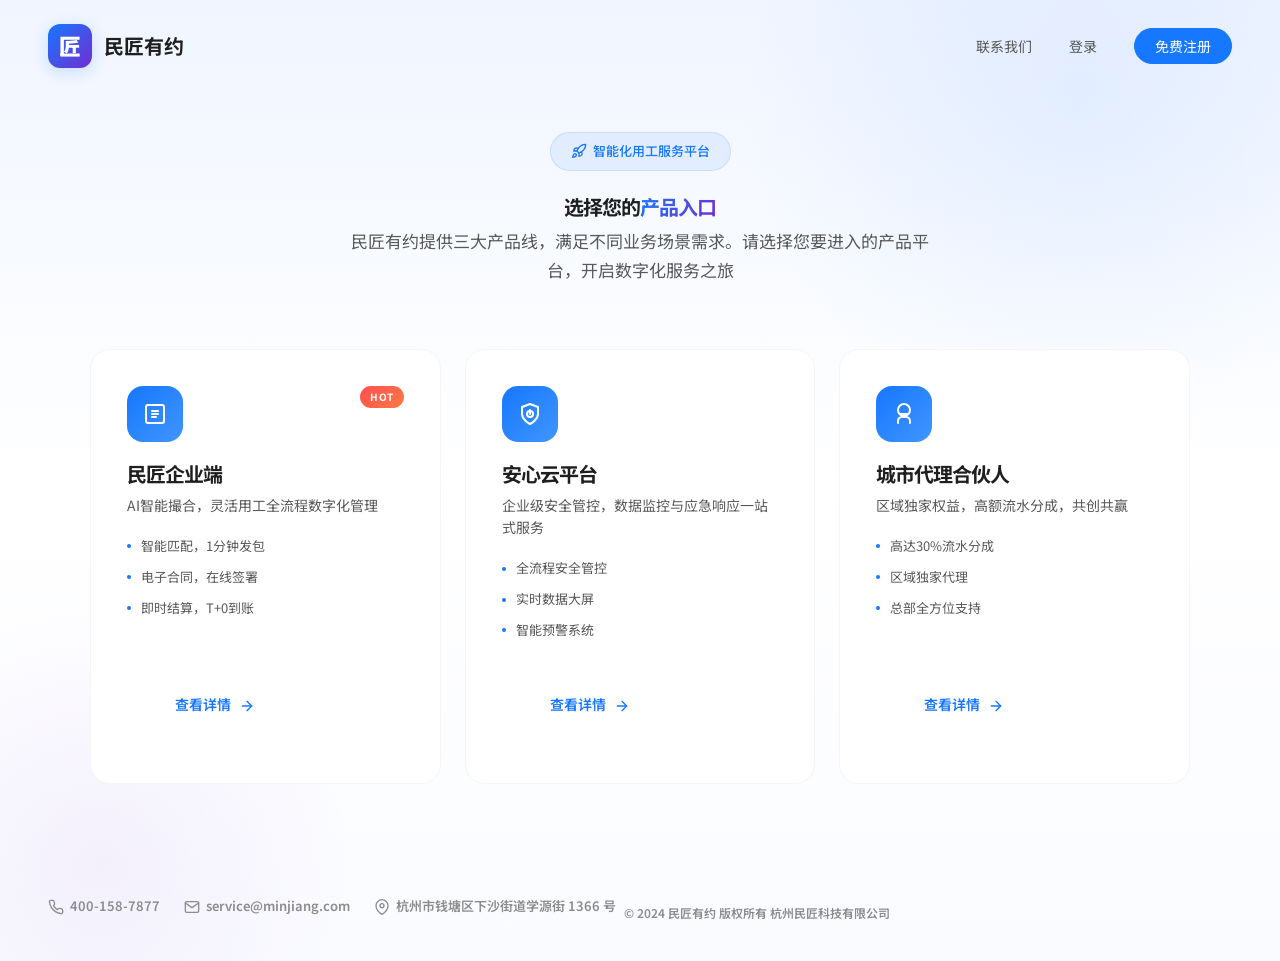
<file: index.html>
<!DOCTYPE html>
<html lang="zh-CN">
<head>
  <meta charset="UTF-8">
  <meta name="viewport" content="width=device-width, initial-scale=1.0">
  <title>民匠有约 - 智能化用工服务平台</title>
  <link rel="stylesheet" href="css/style.css">
  <style>
    .portal-page {
      min-height: 100vh;
      background: linear-gradient(180deg, #F0F5FF 0%, #FFFFFF 50%, #FAFBFF 100%);
      display: flex;
      flex-direction: column;
      position: relative;
      overflow: hidden;
    }
    .portal-page::before {
      content: '';
      position: absolute;
      top: -300px;
      right: -200px;
      width: 800px;
      height: 800px;
      background: radial-gradient(circle, rgba(22,119,255,0.08) 0%, transparent 60%);
      border-radius: 50%;
      pointer-events: none;
    }
    .portal-page::after {
      content: '';
      position: absolute;
      bottom: -200px;
      left: -200px;
      width: 600px;
      height: 600px;
      background: radial-gradient(circle, rgba(114,46,209,0.06) 0%, transparent 60%);
      border-radius: 50%;
      pointer-events: none;
    }
    .portal-nav {
      display: flex;
      align-items: center;
      justify-content: space-between;
      padding: 24px 48px;
      position: relative;
      z-index: 2;
    }
    .portal-nav-brand {
      display: flex;
      align-items: center;
      gap: 12px;
      font-size: 20px;
      font-weight: 700;
      color: var(--text);
    }
    .portal-nav-brand-icon {
      width: 44px;
      height: 44px;
      border-radius: 12px;
      background: linear-gradient(135deg, var(--primary), var(--purple));
      display: flex;
      align-items: center;
      justify-content: center;
      color: #fff;
      font-size: 22px;
      font-weight: 900;
      box-shadow: 0 4px 16px rgba(22,119,255,0.2);
    }
    .portal-nav-right {
      display: flex;
      align-items: center;
      gap: 16px;
    }
    .portal-nav-link {
      font-size: 14px;
      color: var(--text-secondary);
      transition: var(--transition);
    }
    .portal-nav-link:hover { color: var(--primary); }
    .portal-main {
      flex: 1;
      display: flex;
      align-items: center;
      justify-content: center;
      padding: 40px 24px 80px;
      position: relative;
      z-index: 2;
    }
    .portal-content {
      max-width: 1200px;
      width: 100%;
    }
    .portal-header {
      text-align: center;
      margin-bottom: 64px;
    }
    .portal-tag {
      display: inline-flex;
      align-items: center;
      gap: 6px;
      padding: 8px 20px;
      background: rgba(22,119,255,0.08);
      color: var(--primary);
      font-size: 13px;
      font-weight: 500;
      border-radius: var(--radius-full);
      margin-bottom: 24px;
      border: 1px solid rgba(22,119,255,0.15);
    }
    .portal-title {
      font-size: 48px;
      font-weight: 800;
      color: var(--text);
      line-height: 1.2;
      margin-bottom: 18px;
      letter-spacing: -1px;
    }
    .portal-title-grad {
      background: linear-gradient(120deg, var(--primary) 0%, var(--purple) 100%);
      -webkit-background-clip: text;
      -webkit-text-fill-color: transparent;
      background-clip: text;
    }
    .portal-subtitle {
      font-size: 17px;
      color: var(--text-secondary);
      line-height: 1.7;
      max-width: 600px;
      margin: 0 auto;
    }
    .portal-grid {
      display: grid;
      grid-template-columns: repeat(3, 1fr);
      gap: 24px;
      max-width: 1100px;
      margin: 0 auto;
    }
    .portal-item {
      display: flex;
      flex-direction: column;
      align-items: flex-start;
      padding: 36px;
      background: #fff;
      border-radius: 20px;
      cursor: pointer;
      position: relative;
      overflow: hidden;
      text-decoration: none;
      color: inherit;
      transition: all 0.35s cubic-bezier(0.4, 0, 0.2, 1);
      border: 1px solid var(--gray-100);
    }
    .portal-item:hover {
      transform: translateY(-6px);
      box-shadow: 0 16px 48px rgba(0,0,0,0.06);
      border-color: rgba(22,119,255,0.2);
    }
    .portal-item:hover .portal-icon {
      transform: translateX(4px);
    }
    .portal-item:hover .portal-arrow {
      transform: translateX(8px);
    }
    .portal-top {
      display: flex;
      align-items: flex-start;
      justify-content: space-between;
      width: 100%;
      margin-bottom: 20px;
    }
    .portal-icon {
      width: 56px;
      height: 56px;
      border-radius: 16px;
      display: flex;
      align-items: center;
      justify-content: center;
      transition: transform 0.35s ease;
      flex-shrink: 0;
    }
    .portal-badge {
      padding: 3px 10px;
      background: linear-gradient(135deg, #FF4D4F, #FF7A45);
      color: #fff;
      font-size: 10px;
      font-weight: 700;
      border-radius: var(--radius-full);
      letter-spacing: 0.5px;
      flex-shrink: 0;
    }
    .portal-body {
      flex: 1;
    }
    .portal-title {
      font-size: 20px;
      font-weight: 700;
      color: var(--text);
      margin-bottom: 8px;
    }
    .portal-desc {
      font-size: 14px;
      color: var(--text-secondary);
      line-height: 1.6;
      margin-bottom: 20px;
    }
    .portal-features {
      display: flex;
      flex-direction: column;
      gap: 10px;
      margin-bottom: 20px;
    }
    .portal-feature {
      display: flex;
      align-items: center;
      gap: 10px;
      font-size: 13px;
      color: var(--text-secondary);
    }
    .portal-feature-dot {
      width: 4px;
      height: 4px;
      border-radius: 50%;
      background: var(--primary);
      flex-shrink: 0;
    }
    .portal-footer {
      display: flex;
      align-items: center;
      gap: 8px;
      font-size: 14px;
      font-weight: 600;
      color: var(--primary);
    }
    .portal-arrow {
      transition: transform 0.35s ease;
    }
    .portal-footer {
      padding: 32px 48px;
      text-align: center;
      position: relative;
      z-index: 2;
    }
    .portal-footer-info {
      display: flex;
      align-items: center;
      justify-content: center;
      gap: 24px;
      margin-bottom: 12px;
    }
    .portal-footer-item {
      display: flex;
      align-items: center;
      gap: 6px;
      font-size: 13px;
      color: var(--text-muted);
    }
    .portal-footer-copy {
      font-size: 12px;
      color: var(--text-muted);
    }
    @media (max-width: 900px) {
      .portal-grid { grid-template-columns: 1fr; max-width: 480px; }
      .portal-title { font-size: 32px; }
      .portal-nav { padding: 16px 20px; }
    }
  </style>
</head>
<body>
  <div class="portal-page">
    <!-- 顶部导航 -->
    <div class="portal-nav">
      <a href="index.html" class="portal-nav-brand">
        <div class="portal-nav-brand-icon">匠</div>
        民匠有约
      </a>
      <div class="portal-nav-right">
        <a href="contact.html" class="portal-nav-link">联系我们</a>
        <a href="login.html" class="btn btn-ghost">登录</a>
        <a href="login.html" class="btn btn-primary">免费注册</a>
      </div>
    </div>

    <!-- 主内容区 -->
    <div class="portal-main">
      <div class="portal-content">
        <div class="portal-header">
          <span class="portal-tag">
            <span class="icon icon-rocket icon-sm"></span>
            智能化用工服务平台
          </span>
          <h1 class="portal-title">
            选择您的<span class="portal-title-grad">产品入口</span>
          </h1>
          <p class="portal-subtitle">民匠有约提供三大产品线，满足不同业务场景需求。请选择您要进入的产品平台，开启数字化服务之旅</p>
        </div>

        <div class="portal-grid">
          <a href="minjiang.html" class="portal-item">
            <div class="portal-top">
              <div class="portal-icon" style="background: linear-gradient(135deg, #1677FF, #4096FF);">
                <svg viewBox="0 0 24 24" fill="none" stroke="white" stroke-width="2" stroke-linecap="round" stroke-linejoin="round" width="24" height="24">
                  <rect x="3" y="3" width="18" height="18" rx="2"></rect>
                  <path d="M9 9h6"></path>
                  <path d="M9 12h6"></path>
                  <path d="M9 15h4"></path>
                </svg>
              </div>
              <span class="portal-badge">HOT</span>
            </div>
            <div class="portal-body">
              <h3 class="portal-title">民匠企业端</h3>
              <p class="portal-desc">AI智能撮合，灵活用工全流程数字化管理</p>
              <div class="portal-features">
                <div class="portal-feature"><span class="portal-feature-dot"></span>智能匹配，1分钟发包</div>
                <div class="portal-feature"><span class="portal-feature-dot"></span>电子合同，在线签署</div>
                <div class="portal-feature"><span class="portal-feature-dot"></span>即时结算，T+0到账</div>
              </div>
            </div>
            <div class="portal-footer">
              查看详情<span class="portal-arrow"><span class="icon icon-arrow-right icon-sm"></span></span>
            </div>
          </a>

          <a href="anxinyun.html" class="portal-item">
            <div class="portal-top">
              <div class="portal-icon" style="background: linear-gradient(135deg, #1677FF, #4096FF);">
                <svg viewBox="0 0 24 24" fill="none" stroke="white" stroke-width="2" stroke-linecap="round" stroke-linejoin="round" width="24" height="24">
                  <path d="M12 22s8-4 8-10V5l-8-3-8 3v7c0 6 8 10 8 10z"></path>
                  <circle cx="12" cy="12" r="3"></circle>
                  <line x1="12" y1="8" x2="12" y2="12"></line>
                </svg>
              </div>
            </div>
            <div class="portal-body">
              <h3 class="portal-title">安心云平台</h3>
              <p class="portal-desc">企业级安全管控，数据监控与应急响应一站式服务</p>
              <div class="portal-features">
                <div class="portal-feature"><span class="portal-feature-dot"></span>全流程安全管控</div>
                <div class="portal-feature"><span class="portal-feature-dot"></span>实时数据大屏</div>
                <div class="portal-feature"><span class="portal-feature-dot"></span>智能预警系统</div>
              </div>
            </div>
            <div class="portal-footer">
              查看详情<span class="portal-arrow"><span class="icon icon-arrow-right icon-sm"></span></span>
            </div>
          </a>

          <a href="agent.html" class="portal-item">
            <div class="portal-top">
              <div class="portal-icon" style="background: linear-gradient(135deg, #1677FF, #4096FF);">
                <svg viewBox="0 0 24 24" fill="none" stroke="white" stroke-width="2" stroke-linecap="round" stroke-linejoin="round" width="24" height="24">
                  <circle cx="12" cy="8" r="6"></circle>
                  <path d="M18 21v-2a4 4 0 0 0-4-4H10a4 4 0 0 0-4 4v2"></path>
                  <line x1="8" y1="12" x2="16" y2="12"></line>
                </svg>
              </div>
            </div>
            <div class="portal-body">
              <h3 class="portal-title">城市代理合伙人</h3>
              <p class="portal-desc">区域独家权益，高额流水分成，共创共赢</p>
              <div class="portal-features">
                <div class="portal-feature"><span class="portal-feature-dot"></span>高达30%流水分成</div>
                <div class="portal-feature"><span class="portal-feature-dot"></span>区域独家代理</div>
                <div class="portal-feature"><span class="portal-feature-dot"></span>总部全方位支持</div>
              </div>
            </div>
            <div class="portal-footer">
              查看详情<span class="portal-arrow"><span class="icon icon-arrow-right icon-sm"></span></span>
            </div>
          </a>
        </div>
      </div>
    </div>

    <!-- 底部信息 -->
    <div class="portal-footer">
      <div class="portal-footer-info">
        <span class="portal-footer-item">
          <span class="icon icon-phone icon-sm"></span>
          400-158-7877
        </span>
        <span class="portal-footer-item">
          <span class="icon icon-mail icon-sm"></span>
          service@minjiang.com
        </span>
        <span class="portal-footer-item">
          <span class="icon icon-map-pin icon-sm"></span>
          杭州市钱塘区下沙街道学源街 1366 号
        </span>
      </div>
      <div class="portal-footer-copy">&copy; 2024 民匠有约 版权所有 杭州民匠科技有限公司</div>
    </div>
  </div>
</body>
</html>
</file>
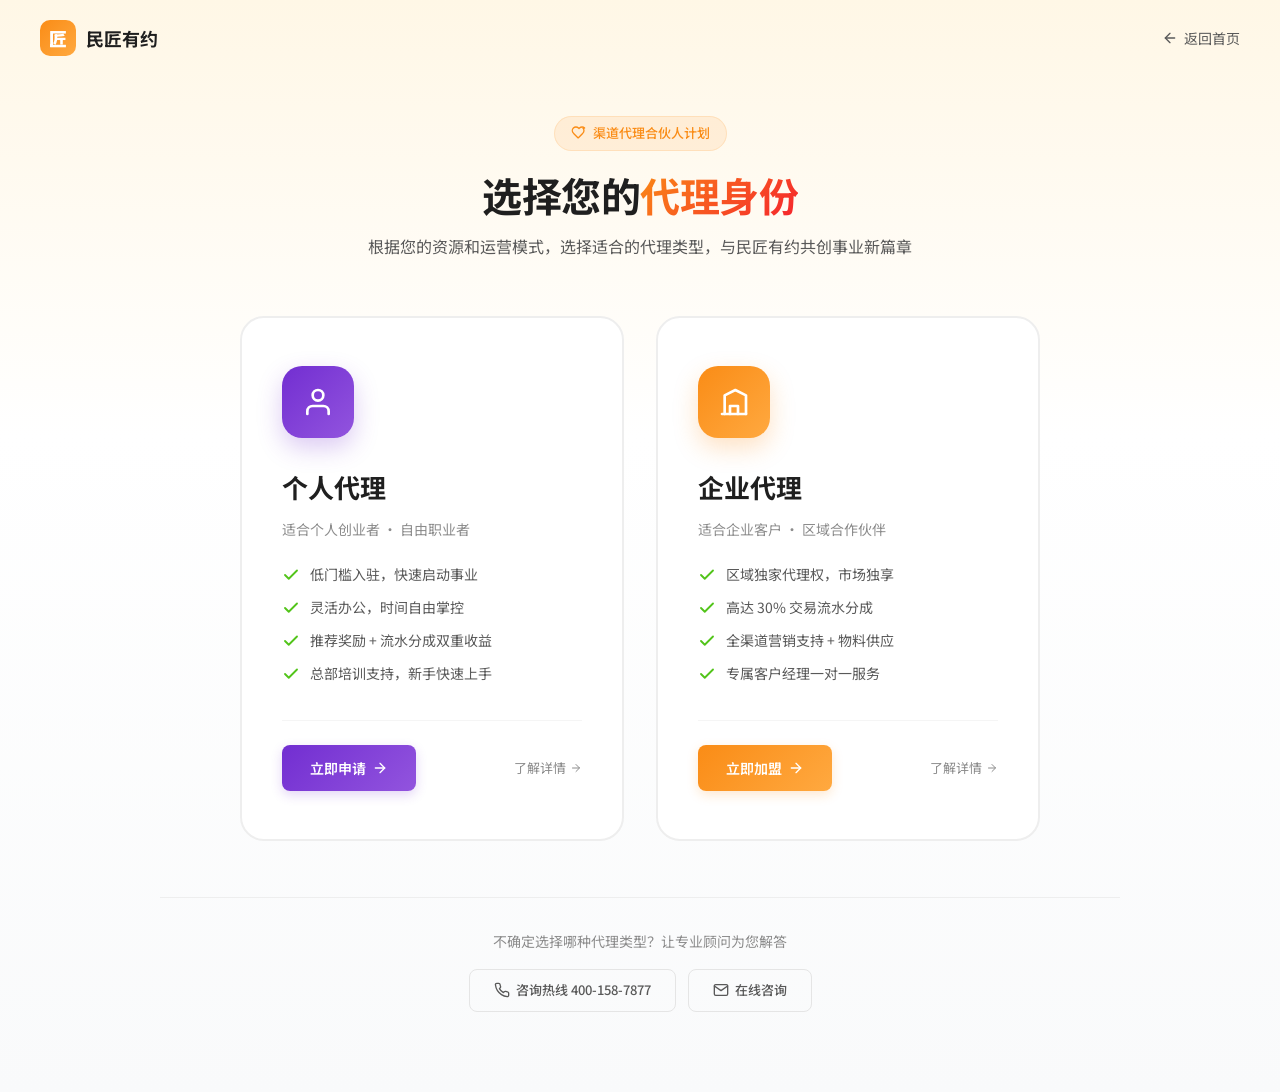
<file: agent-select.html>
<!DOCTYPE html>
<html lang="zh-CN">
<head>
  <meta charset="UTF-8">
  <meta name="viewport" content="width=device-width, initial-scale=1.0">
  <title>渠道代理 - 选择身份类型</title>
  <link rel="stylesheet" href="css/style.css">
  <style>
    .agent-select-page {
      min-height: 100vh;
      background: linear-gradient(180deg, #FFF7E6 0%, #FFFFFF 40%, #F9FAFB 100%);
      display: flex;
      flex-direction: column;
    }

    .agent-select-nav {
      padding: 20px 40px;
      display: flex;
      align-items: center;
      justify-content: space-between;
    }

    .agent-select-brand {
      display: flex;
      align-items: center;
      gap: 10px;
      font-size: 18px;
      font-weight: 700;
      color: var(--text);
    }

    .agent-select-brand-icon {
      width: 36px;
      height: 36px;
      border-radius: 10px;
      background: linear-gradient(135deg, #FA8C16, #FFA940);
      display: flex;
      align-items: center;
      justify-content: center;
      color: #fff;
      font-weight: 900;
      font-size: 18px;
    }

    .agent-select-back {
      display: flex;
      align-items: center;
      gap: 6px;
      font-size: 14px;
      color: var(--text-secondary);
      transition: var(--transition);
    }

    .agent-select-back:hover {
      color: var(--primary);
    }

    .agent-select-main {
      flex: 1;
      display: flex;
      align-items: center;
      justify-content: center;
      padding: 40px 24px 80px;
    }

    .agent-select-content {
      max-width: 960px;
      width: 100%;
      text-align: center;
    }

    .agent-select-header {
      margin-bottom: 56px;
    }

    .agent-select-tag {
      display: inline-flex;
      align-items: center;
      gap: 6px;
      padding: 6px 16px;
      background: rgba(250,140,22,0.1);
      color: #FA8C16;
      font-size: 13px;
      font-weight: 500;
      border-radius: var(--radius-full);
      margin-bottom: 20px;
      border: 1px solid rgba(250,140,22,0.15);
    }

    .agent-select-title {
      font-size: 40px;
      font-weight: 700;
      color: var(--text);
      line-height: 1.2;
      margin-bottom: 14px;
      letter-spacing: -0.5px;
    }

    .agent-select-title-grad {
      background: linear-gradient(135deg, #FA8C16, #F5222D);
      -webkit-background-clip: text;
      -webkit-text-fill-color: transparent;
      background-clip: text;
    }

    .agent-select-desc {
      font-size: 16px;
      color: var(--text-secondary);
      line-height: 1.7;
      max-width: 560px;
      margin: 0 auto;
    }

    .agent-select-cards {
      display: grid;
      grid-template-columns: 1fr 1fr;
      gap: 32px;
      max-width: 800px;
      margin: 0 auto;
    }

    .agent-type-card {
      background: #fff;
      border-radius: var(--radius-2xl);
      padding: 48px 40px;
      border: 2px solid var(--gray-200);
      transition: var(--transition-slow);
      cursor: pointer;
      position: relative;
      overflow: hidden;
      text-align: left;
    }

    .agent-type-card::before {
      content: '';
      position: absolute;
      top: 0;
      left: 0;
      right: 0;
      height: 5px;
      background: var(--card-grad, linear-gradient(135deg, #FA8C16, #FFA940));
      transform: scaleX(0);
      transform-origin: left;
      transition: var(--transition-slow);
    }

    .agent-type-card:hover {
      transform: translateY(-8px);
      box-shadow: 0 24px 60px rgba(250,140,22,0.15);
      border-color: transparent;
    }

    .agent-type-card:hover::before {
      transform: scaleX(1);
    }

    .agent-type-card.personal {
      --card-grad: linear-gradient(135deg, #722ED1, #9254DE);
    }

    .agent-type-card.enterprise {
      --card-grad: linear-gradient(135deg, #FA8C16, #FFA940);
    }

    .agent-type-icon {
      width: 72px;
      height: 72px;
      border-radius: 20px;
      display: flex;
      align-items: center;
      justify-content: center;
      margin-bottom: 28px;
      transition: var(--transition);
    }

    .agent-type-card.personal .agent-type-icon {
      background: linear-gradient(135deg, #722ED1, #9254DE);
      box-shadow: 0 10px 24px rgba(114,46,209,0.25);
    }

    .agent-type-card.enterprise .agent-type-icon {
      background: linear-gradient(135deg, #FA8C16, #FFA940);
      box-shadow: 0 10px 24px rgba(250,140,22,0.25);
    }

    .agent-type-card:hover .agent-type-icon {
      transform: scale(1.05);
    }

    .agent-type-title {
      font-size: 26px;
      font-weight: 700;
      color: var(--text);
      margin-bottom: 10px;
    }

    .agent-type-subtitle {
      font-size: 14px;
      color: var(--text-muted);
      margin-bottom: 24px;
    }

    .agent-type-features {
      display: flex;
      flex-direction: column;
      gap: 12px;
      margin-bottom: 36px;
    }

    .agent-type-feature {
      display: flex;
      align-items: flex-start;
      gap: 10px;
      font-size: 14px;
      color: var(--text-secondary);
      line-height: 1.5;
    }

    .agent-type-feature .icon {
      color: var(--green);
      width: 18px;
      height: 18px;
      flex-shrink: 0;
      margin-top: 2px;
    }

    .agent-type-action {
      display: flex;
      align-items: center;
      justify-content: space-between;
      padding-top: 24px;
      border-top: 1px solid var(--gray-100);
    }

    .agent-type-btn {
      padding: 12px 28px;
      border-radius: var(--radius);
      font-size: 14px;
      font-weight: 600;
      color: #fff;
      transition: var(--transition);
      display: flex;
      align-items: center;
      gap: 6px;
    }

    .agent-type-card.personal .agent-type-btn {
      background: linear-gradient(135deg, #722ED1, #9254DE);
      box-shadow: 0 4px 12px rgba(114,46,209,0.2);
    }

    .agent-type-card.enterprise .agent-type-btn {
      background: linear-gradient(135deg, #FA8C16, #FFA940);
      box-shadow: 0 4px 12px rgba(250,140,22,0.2);
    }

    .agent-type-btn:hover {
      transform: translateY(-2px);
    }

    .agent-type-link {
      font-size: 13px;
      color: var(--text-muted);
      display: flex;
      align-items: center;
      gap: 4px;
      transition: var(--transition);
    }

    .agent-type-card:hover .agent-type-link {
      color: var(--text-secondary);
    }

    .agent-select-bottom {
      margin-top: 56px;
      padding-top: 32px;
      border-top: 1px solid var(--gray-200);
    }

    .agent-select-bottom-text {
      font-size: 14px;
      color: var(--text-muted);
      margin-bottom: 16px;
    }

    .agent-select-contact {
      display: flex;
      align-items: center;
      justify-content: center;
      gap: 12px;
    }

    .agent-select-contact-btn {
      padding: 10px 24px;
      border-radius: var(--radius);
      font-size: 13px;
      font-weight: 500;
      border: 1px solid var(--gray-300);
      color: var(--text-secondary);
      display: flex;
      align-items: center;
      gap: 6px;
      transition: var(--transition);
    }

    .agent-select-contact-btn:hover {
      border-color: var(--primary);
      color: var(--primary);
    }

    @media (max-width: 768px) {
      .agent-select-nav {
        padding: 16px 20px;
      }
      .agent-select-title {
        font-size: 28px;
      }
      .agent-select-cards {
        grid-template-columns: 1fr;
        gap: 20px;
      }
      .agent-type-card {
        padding: 32px 24px;
      }
      .agent-type-title {
        font-size: 22px;
      }
    }
  </style>
</head>
<body>
  <div class="agent-select-page">
    <!-- 顶部导航 -->
    <div class="agent-select-nav">
      <a href="index.html" class="agent-select-brand">
        <div class="agent-select-brand-icon">匠</div>
        民匠有约
      </a>
      <a href="index.html" class="agent-select-back">
        <span class="icon icon-arrow-left icon-sm"></span>
        返回首页
      </a>
    </div>

    <!-- 主内容区 -->
    <div class="agent-select-main">
      <div class="agent-select-content">
        <div class="agent-select-header">
          <span class="agent-select-tag">
            <span class="icon icon-handshake icon-sm"></span>
            渠道代理合伙人计划
          </span>
          <h1 class="agent-select-title">
            选择您的<span class="agent-select-title-grad">代理身份</span>
          </h1>
          <p class="agent-select-desc">根据您的资源和运营模式，选择适合的代理类型，与民匠有约共创事业新篇章</p>
        </div>

        <div class="agent-select-cards">
          <!-- 个人代理 -->
          <a href="agent.html?type=personal" class="agent-type-card personal">
            <div class="agent-type-icon">
              <span class="icon icon-user icon-lg icon-white"></span>
            </div>
            <h3 class="agent-type-title">个人代理</h3>
            <div class="agent-type-subtitle">适合个人创业者 · 自由职业者</div>
            <div class="agent-type-features">
              <div class="agent-type-feature">
                <span class="icon icon-check icon-sm"></span>
                <span>低门槛入驻，快速启动事业</span>
              </div>
              <div class="agent-type-feature">
                <span class="icon icon-check icon-sm"></span>
                <span>灵活办公，时间自由掌控</span>
              </div>
              <div class="agent-type-feature">
                <span class="icon icon-check icon-sm"></span>
                <span>推荐奖励 + 流水分成双重收益</span>
              </div>
              <div class="agent-type-feature">
                <span class="icon icon-check icon-sm"></span>
                <span>总部培训支持，新手快速上手</span>
              </div>
            </div>
            <div class="agent-type-action">
              <span class="agent-type-btn">
                立即申请
                <span class="icon icon-arrow-right icon-sm"></span>
              </span>
              <span class="agent-type-link">
                了解详情
                <span class="icon icon-arrow-right icon-sm" style="width:12px;height:12px;"></span>
              </span>
            </div>
          </a>

          <!-- 企业代理 -->
          <a href="agent.html?type=enterprise" class="agent-type-card enterprise">
            <div class="agent-type-icon">
              <span class="icon icon-building icon-lg icon-white"></span>
            </div>
            <h3 class="agent-type-title">企业代理</h3>
            <div class="agent-type-subtitle">适合企业客户 · 区域合作伙伴</div>
            <div class="agent-type-features">
              <div class="agent-type-feature">
                <span class="icon icon-check icon-sm"></span>
                <span>区域独家代理权，市场独享</span>
              </div>
              <div class="agent-type-feature">
                <span class="icon icon-check icon-sm"></span>
                <span>高达 30% 交易流水分成</span>
              </div>
              <div class="agent-type-feature">
                <span class="icon icon-check icon-sm"></span>
                <span>全渠道营销支持 + 物料供应</span>
              </div>
              <div class="agent-type-feature">
                <span class="icon icon-check icon-sm"></span>
                <span>专属客户经理一对一服务</span>
              </div>
            </div>
            <div class="agent-type-action">
              <span class="agent-type-btn">
                立即加盟
                <span class="icon icon-arrow-right icon-sm"></span>
              </span>
              <span class="agent-type-link">
                了解详情
                <span class="icon icon-arrow-right icon-sm" style="width:12px;height:12px;"></span>
              </span>
            </div>
          </a>
        </div>

        <!-- 底部联系 -->
        <div class="agent-select-bottom">
          <div class="agent-select-bottom-text">不确定选择哪种代理类型？让专业顾问为您解答</div>
          <div class="agent-select-contact">
            <a href="contact.html" class="agent-select-contact-btn">
              <span class="icon icon-phone icon-sm"></span>
              咨询热线 400-158-7877
            </a>
            <a href="contact.html" class="agent-select-contact-btn">
              <span class="icon icon-mail icon-sm"></span>
              在线咨询
            </a>
          </div>
        </div>
      </div>
    </div>
  </div>
</body>
</html>
</file>
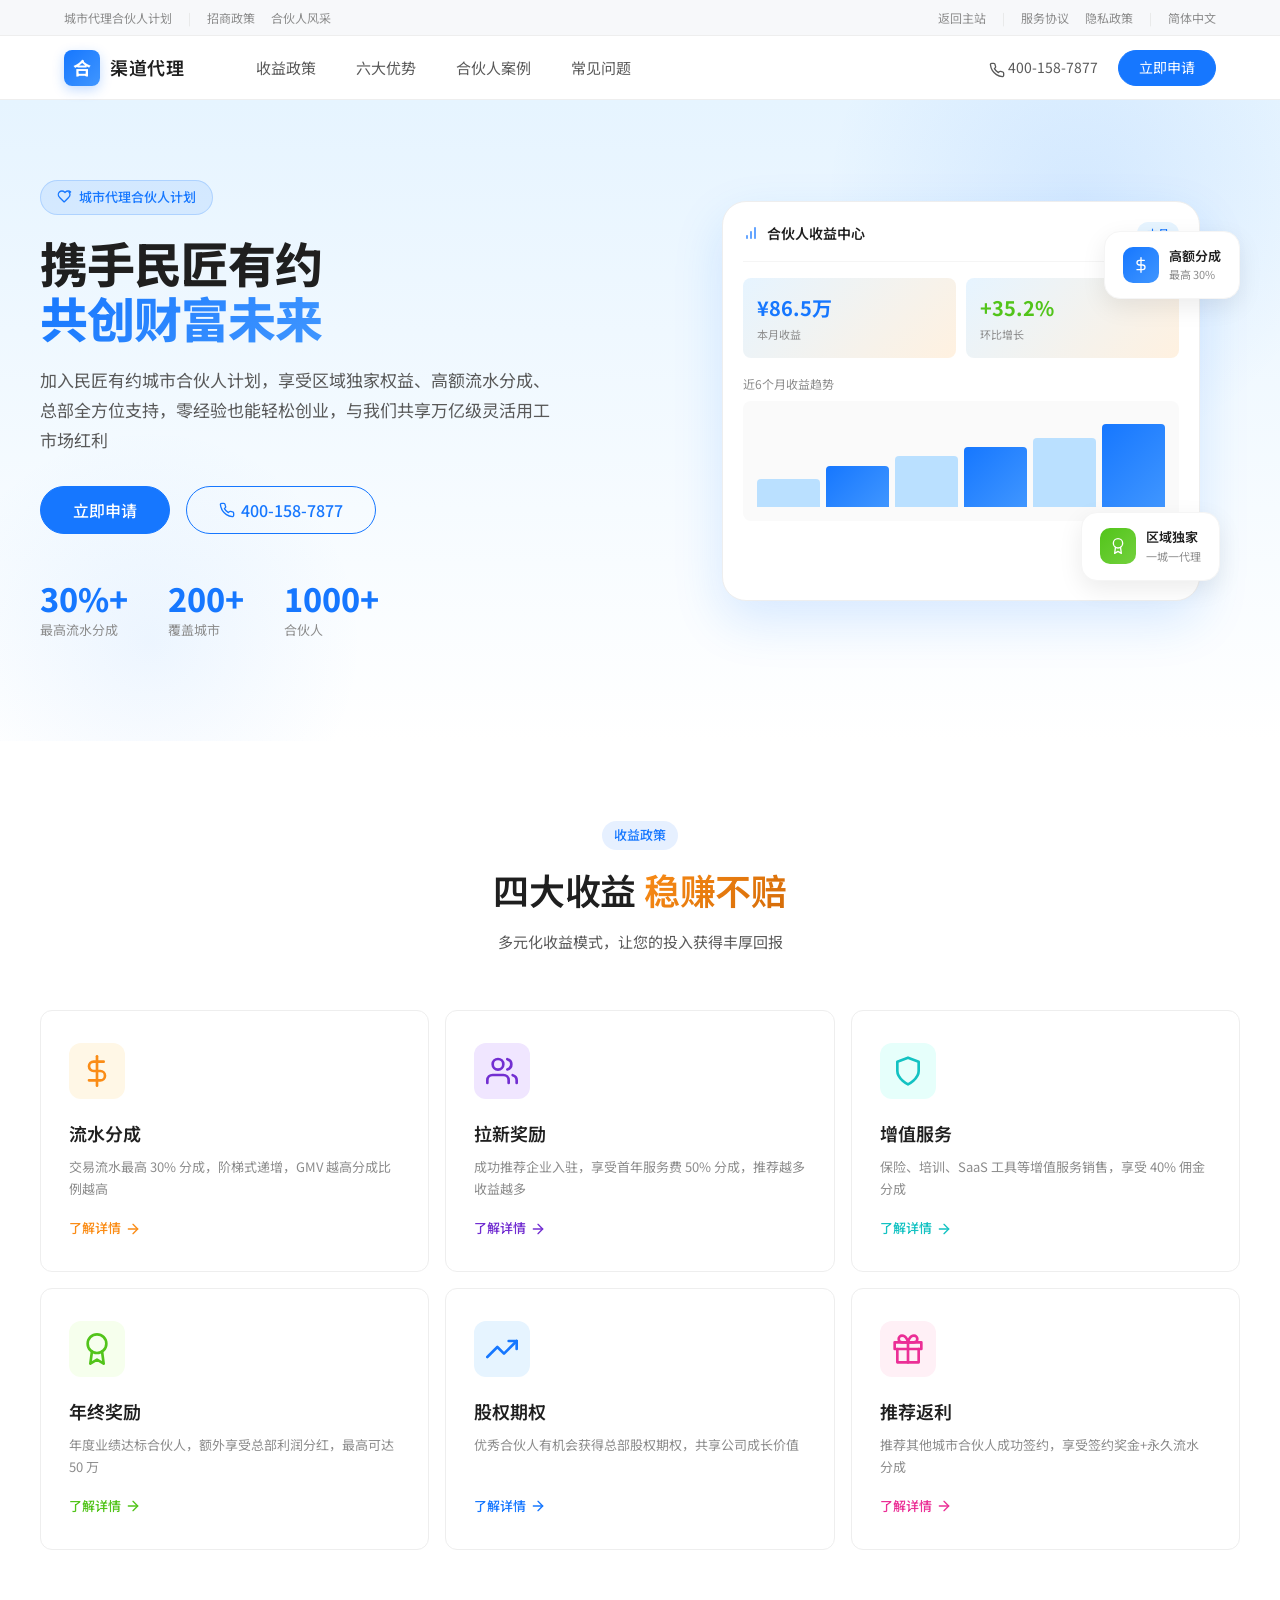
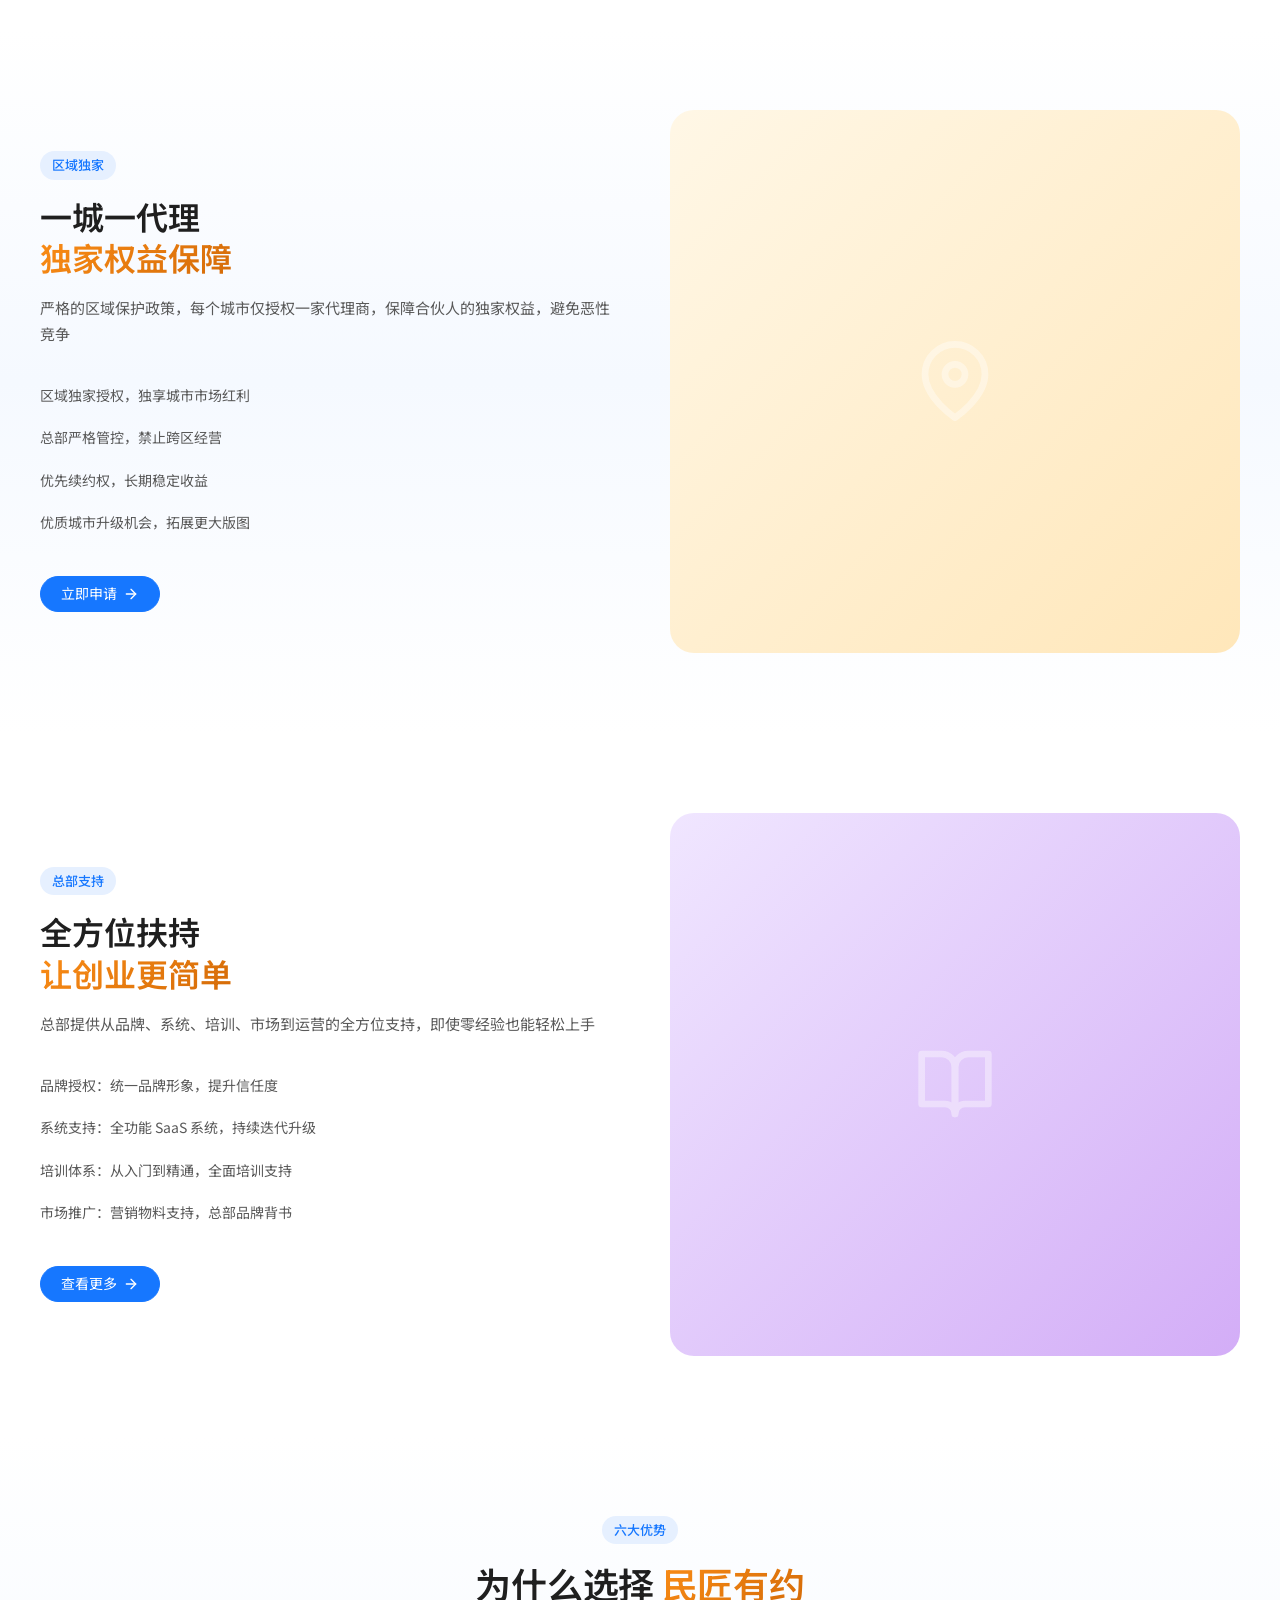
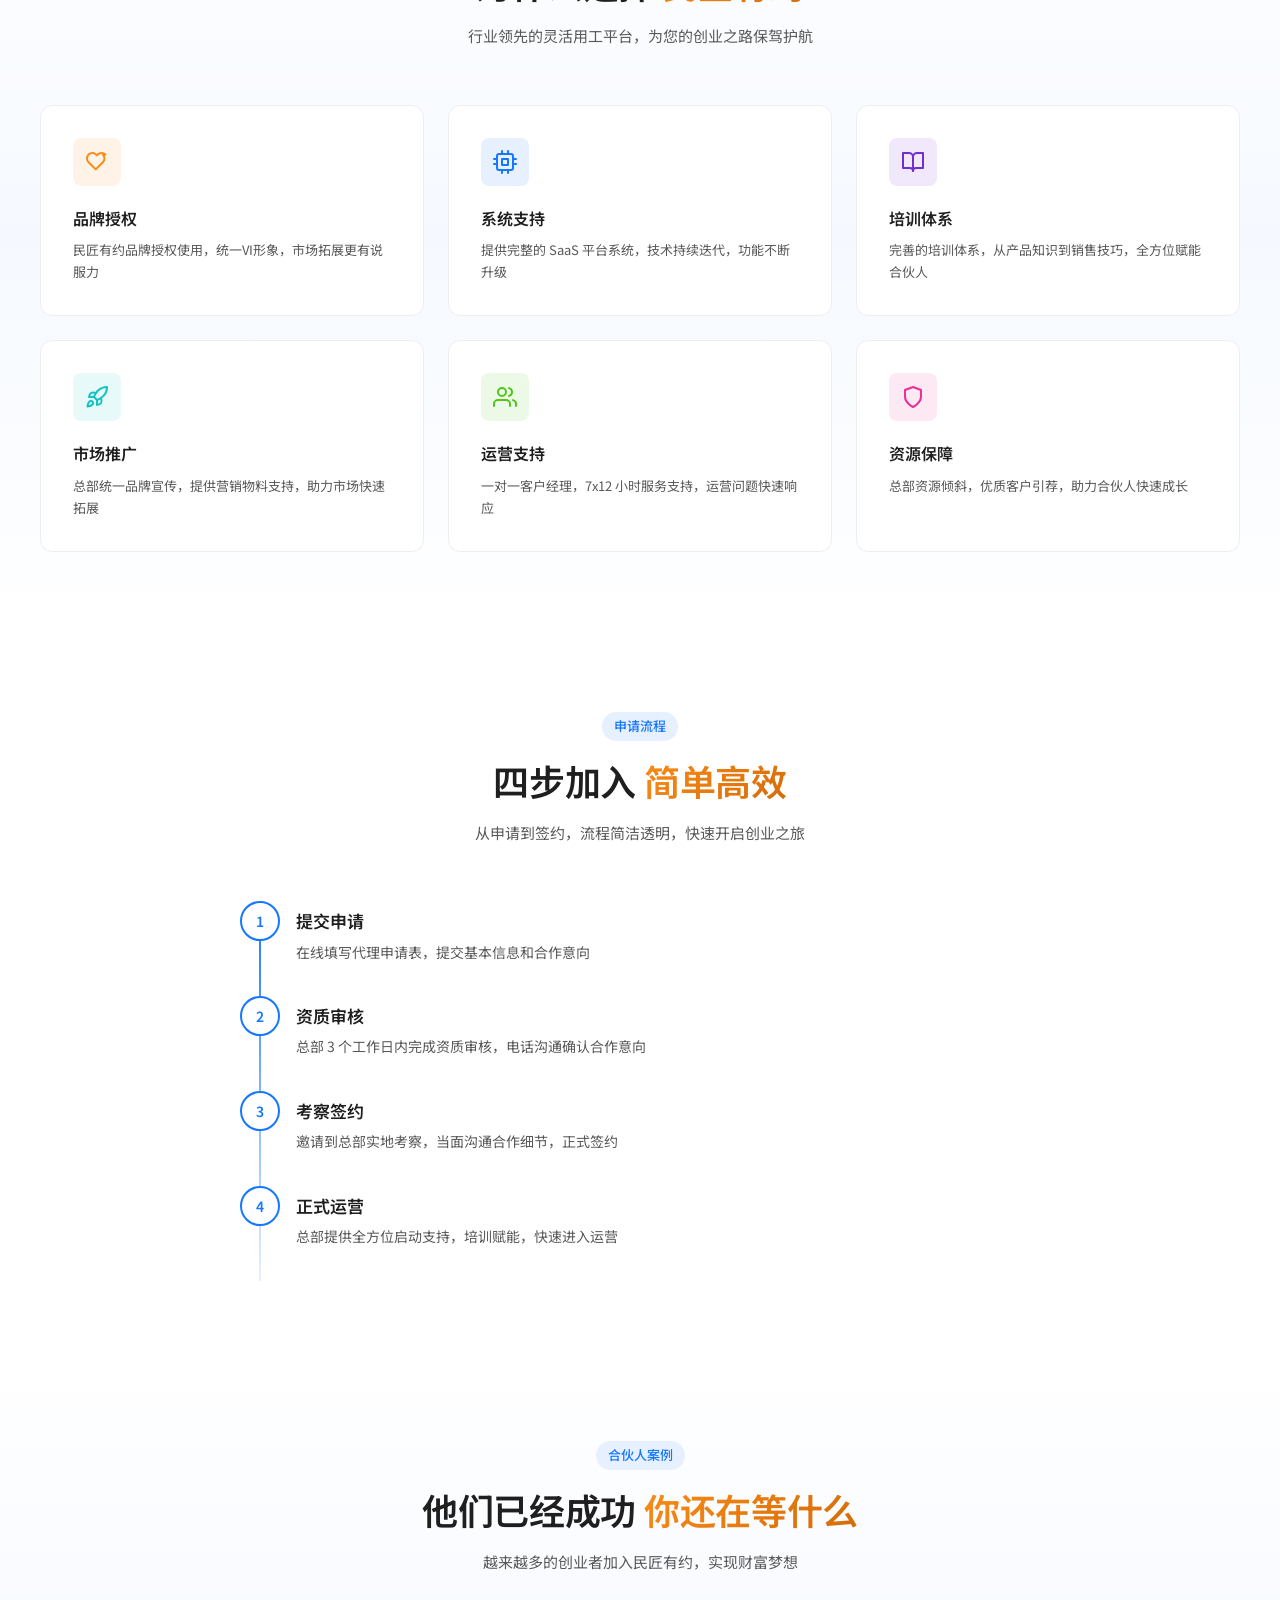
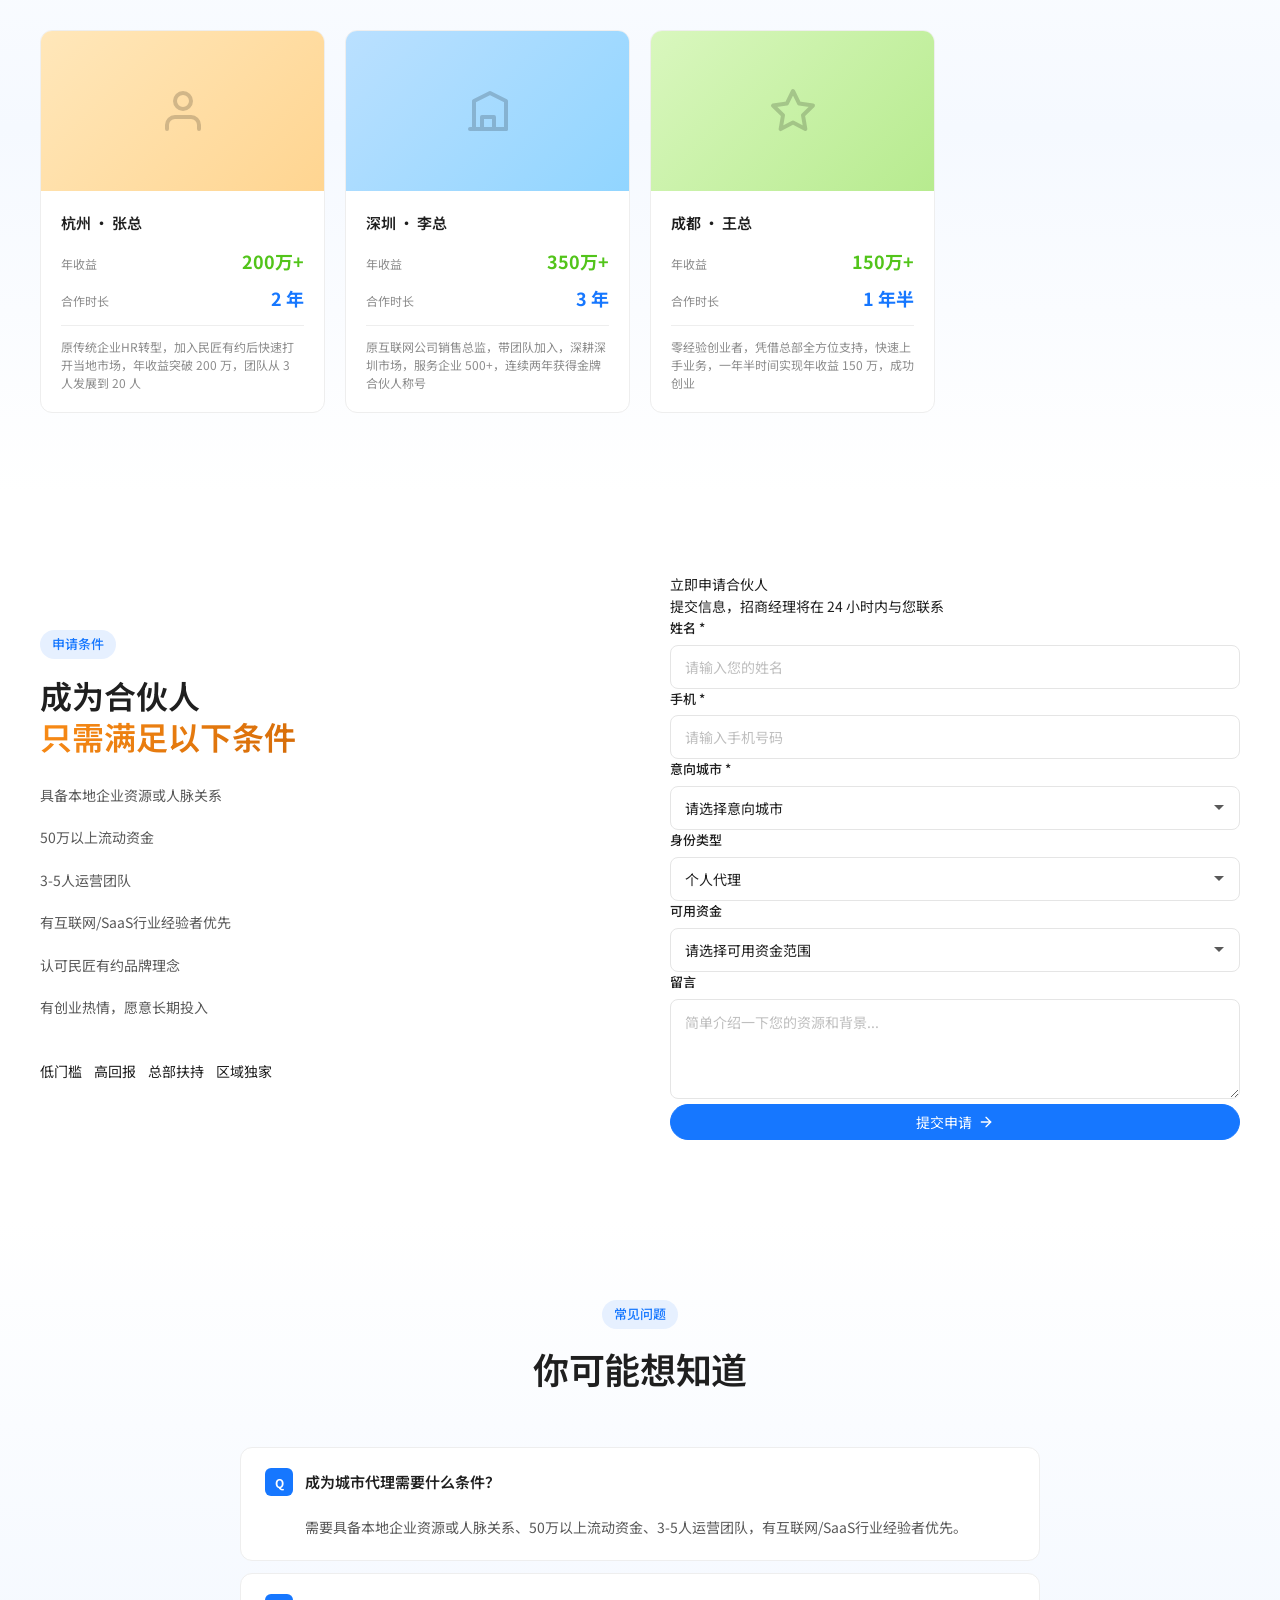
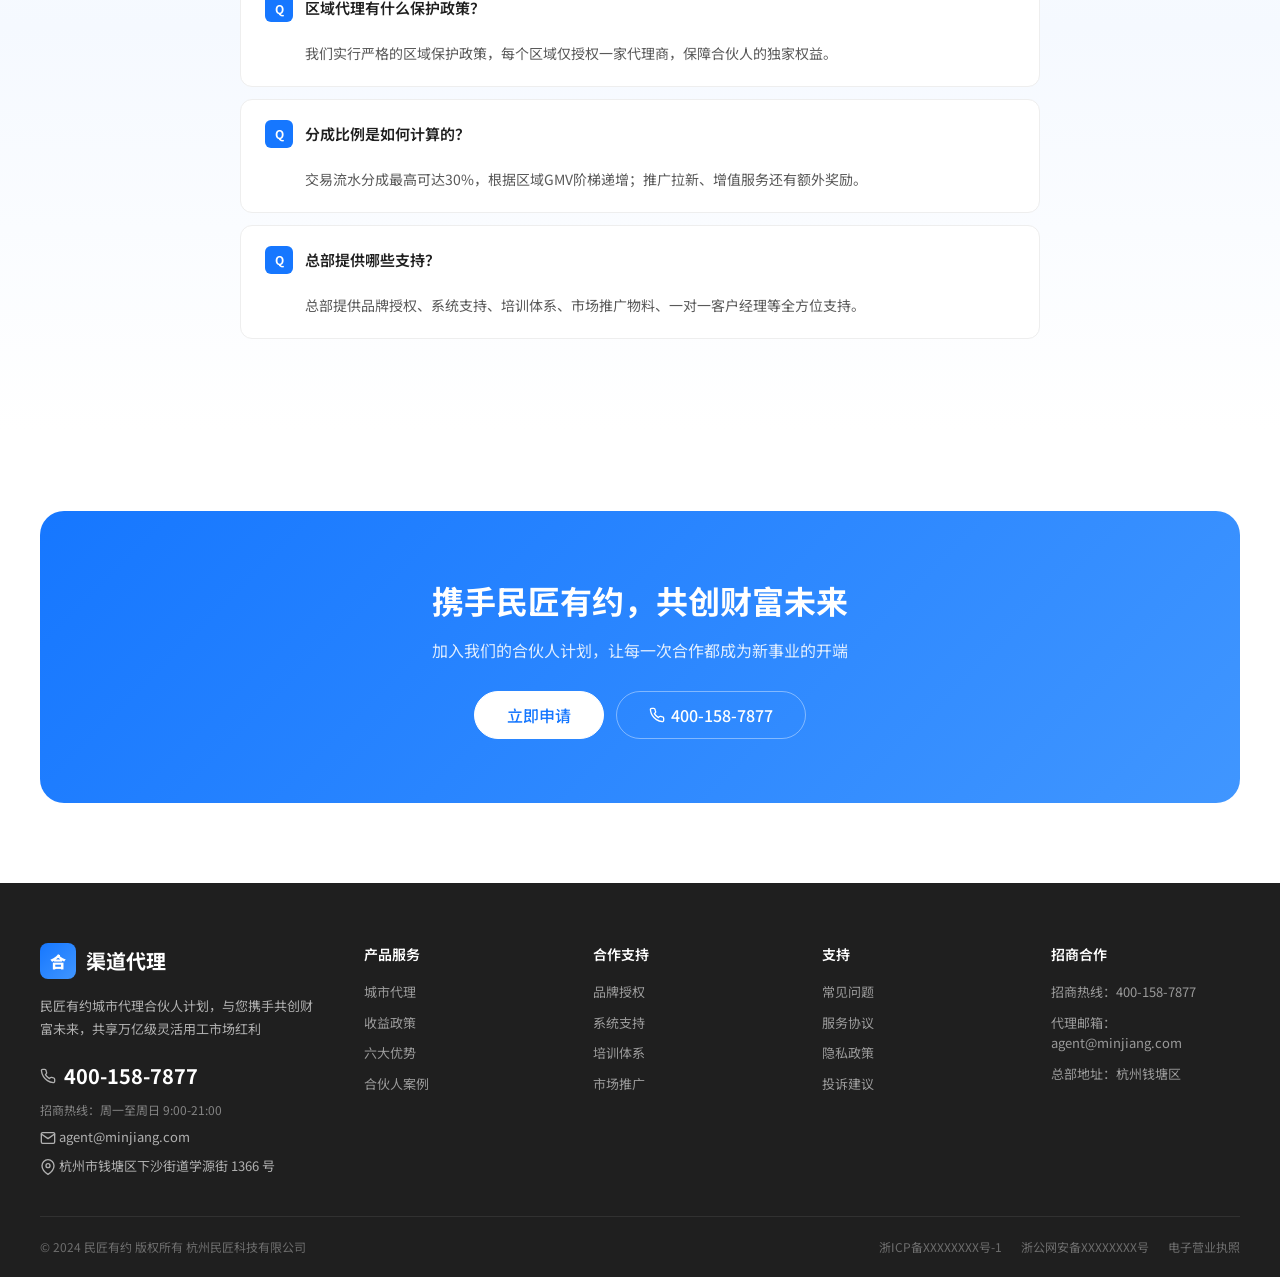
<file: agent.html>
<!DOCTYPE html>
<html lang="zh-CN">
<head>
  <meta charset="UTF-8">
  <meta name="viewport" content="width=device-width, initial-scale=1.0">
  <title>民匠有约 - 城市代理合伙人计划</title>
  <link rel="stylesheet" href="css/style.css">
  <style>
    :root {
      --brand-primary: #1677FF;
      --brand-primary-dark: #0958D9;
      --brand-primary-50: #E6F4FF;
      --brand-primary-100: #BAE0FF;
      --brand-grad: linear-gradient(135deg, #1677FF 0%, #4096FF 100%);
      --brand-grad-light: linear-gradient(180deg, #E6F4FF 0%, #FFFFFF 100%);
    }

    .page-hero {
      position: relative;
      padding: 80px 24px 100px;
      background: var(--brand-grad-light);
      overflow: hidden;
    }
    .page-hero::before {
      content: '';
      position: absolute;
      top: -200px;
      right: -100px;
      width: 600px;
      height: 600px;
      background: radial-gradient(circle, rgba(22,119,255,0.1) 0%, transparent 60%);
      border-radius: 50%;
      pointer-events: none;
    }
    .page-hero::after {
      content: '';
      position: absolute;
      bottom: -150px;
      left: -100px;
      width: 500px;
      height: 500px;
      background: radial-gradient(circle, rgba(64,150,255,0.08) 0%, transparent 60%);
      border-radius: 50%;
      pointer-events: none;
    }
    .page-hero-inner {
      max-width: var(--container);
      margin: 0 auto;
      position: relative;
      z-index: 2;
      display: grid;
      grid-template-columns: 1.2fr 1fr;
      gap: 60px;
      align-items: center;
    }
    .page-hero-tag {
      display: inline-flex;
      align-items: center;
      gap: 6px;
      padding: 6px 16px;
      background: rgba(22,119,255,0.1);
      color: var(--brand-primary);
      font-size: 13px;
      font-weight: 500;
      border-radius: var(--radius-full);
      margin-bottom: 20px;
      border: 1px solid rgba(22,119,255,0.2);
    }
    .page-hero-title {
      font-size: 48px;
      font-weight: 800;
      color: var(--text);
      line-height: 1.15;
      margin-bottom: 20px;
      letter-spacing: -1px;
    }
    .page-hero-title-grad {
      background: var(--brand-grad);
      -webkit-background-clip: text;
      -webkit-text-fill-color: transparent;
      background-clip: text;
    }
    .page-hero-desc {
      font-size: 17px;
      color: var(--text-secondary);
      line-height: 1.75;
      margin-bottom: 32px;
      max-width: 520px;
    }
    .page-hero-actions {
      display: flex;
      gap: 16px;
      margin-bottom: 48px;
    }
    .page-hero-stat-row {
      display: flex;
      gap: 40px;
    }
    .page-hero-stat-item {
      text-align: left;
    }
    .page-hero-stat-num {
      font-size: 32px;
      font-weight: 800;
      color: var(--brand-primary);
      line-height: 1;
      margin-bottom: 6px;
    }
    .page-hero-stat-label {
      font-size: 13px;
      color: var(--text-muted);
    }

    .page-hero-visual {
      position: relative;
      height: 420px;
    }
    .hero-mockup {
      position: absolute;
      background: #fff;
      border-radius: var(--radius-2xl);
      box-shadow: 0 20px 50px rgba(22,119,255,0.15);
      border: 1px solid var(--gray-200);
      overflow: hidden;
    }
    .hero-mockup-main {
      top: 0;
      left: 0;
      right: 40px;
      bottom: 20px;
      padding: 20px;
    }
    .mockup-header {
      display: flex;
      align-items: center;
      justify-content: space-between;
      padding-bottom: 16px;
      border-bottom: 1px solid var(--gray-100);
      margin-bottom: 16px;
    }
    .mockup-title {
      font-size: 14px;
      font-weight: 600;
      color: var(--text);
      display: flex;
      align-items: center;
      gap: 8px;
    }
    .mockup-badge {
      padding: 3px 10px;
      background: var(--brand-primary-50);
      color: var(--brand-primary);
      font-size: 11px;
      font-weight: 500;
      border-radius: var(--radius-full);
    }
    .mockup-stats {
      display: grid;
      grid-template-columns: 1fr 1fr;
      gap: 10px;
      margin-bottom: 16px;
    }
    .mockup-stat-card {
      padding: 14px;
      border-radius: var(--radius);
      background: linear-gradient(135deg, var(--brand-primary-50), #FFF1E0);
    }
    .mockup-stat-num {
      font-size: 20px;
      font-weight: 700;
      color: var(--brand-primary);
    }
    .mockup-stat-label {
      font-size: 11px;
      color: var(--text-muted);
      margin-top: 2px;
    }
    .mockup-chart {
      background: var(--gray-50);
      border-radius: var(--radius);
      padding: 14px;
      height: 120px;
      display: flex;
      align-items: flex-end;
      gap: 6px;
    }
    .mockup-bar {
      flex: 1;
      background: var(--brand-primary-100);
      border-radius: 4px 4px 0 0;
      transition: height 0.3s;
    }
    .mockup-bar.primary {
      background: var(--brand-grad);
    }
    .mockup-float {
      position: absolute;
      background: #fff;
      border-radius: var(--radius-xl);
      padding: 14px 18px;
      box-shadow: 0 8px 24px rgba(0,0,0,0.08);
      border: 1px solid var(--gray-100);
      display: flex;
      align-items: center;
      gap: 10px;
    }
    .mockup-float-1 {
      top: 30px;
      right: 0;
      animation: floatY 3s ease-in-out infinite;
    }
    .mockup-float-2 {
      bottom: 40px;
      right: 20px;
      animation: floatY 3s ease-in-out infinite 1s;
    }
    .mockup-float-icon {
      width: 36px;
      height: 36px;
      border-radius: 10px;
      display: flex;
      align-items: center;
      justify-content: center;
      color: #fff;
    }
    .mockup-float-icon.orange { background: var(--brand-grad); }
    .mockup-float-icon.green { background: linear-gradient(135deg, #52C41A, #73D13D); }
    .mockup-float-title {
      font-size: 13px;
      font-weight: 600;
      color: var(--text);
    }
    .mockup-float-sub {
      font-size: 11px;
      color: var(--text-muted);
    }
    @keyframes floatY {
      0%, 100% { transform: translateY(0); }
      50% { transform: translateY(-10px); }
    }

    .section-soft-grad {
      background: linear-gradient(180deg, #FFFFFF 0%, #F5F9FF 50%, #FFFFFF 100%);
    }

    .brand-cta {
      background: var(--brand-grad);
    }

    .icon-primary-brand {
      color: var(--brand-primary);
    }

    @media (max-width: 900px) {
      .page-hero-inner {
        grid-template-columns: 1fr;
        gap: 40px;
      }
      .page-hero-title { font-size: 32px; }
      .page-hero-visual { height: 320px; }
      .page-hero-stat-row { gap: 24px; flex-wrap: wrap; }
    }
  </style>
</head>
<body>
  <!-- TOPBAR -->
  <div class="topbar">
    <div class="topbar-inner">
      <div class="topbar-left">
        <span>城市代理合伙人计划</span>
        <span class="topbar-divider">|</span>
        <a href="#">招商政策</a>
        <a href="#">合伙人风采</a>
      </div>
      <div class="topbar-right">
        <a href="index.html">返回主站</a>
        <span class="topbar-divider">|</span>
        <a href="#">服务协议</a>
        <a href="#">隐私政策</a>
        <span class="topbar-divider">|</span>
        <a href="#">简体中文</a>
      </div>
    </div>
  </div>

  <!-- NAVBAR -->
  <nav class="navbar" id="navbar">
    <div class="nav-inner">
      <div class="nav-left">
        <a href="index.html" class="nav-brand">
          <div class="nav-brand-icon" style="background: var(--brand-grad);">合</div>
          渠道代理
        </a>
        <div class="nav-links">
          <a href="#benefits" class="nav-link">收益政策</a>
          <a href="#advantages" class="nav-link">六大优势</a>
          <a href="#cases" class="nav-link">合伙人案例</a>
          <a href="#faq" class="nav-link">常见问题</a>
        </div>
      </div>
      <div class="nav-right">
        <a href="tel:400-158-7877" class="nav-link-text"><span class="icon icon-phone icon-sm"></span> 400-158-7877</a>
        <a href="#apply" class="btn btn-primary" style="--primary: var(--brand-primary);">立即申请</a>
      </div>
    </div>
  </nav>

  <!-- HERO -->
  <section class="page-hero">
    <div class="page-hero-inner">
      <div class="reveal">
        <span class="page-hero-tag">
          <span class="icon icon-handshake icon-sm"></span>
          城市代理合伙人计划
        </span>
        <h1 class="page-hero-title">
          携手民匠有约<br>
          <span class="page-hero-title-grad">共创财富未来</span>
        </h1>
        <p class="page-hero-desc">
          加入民匠有约城市合伙人计划，享受区域独家权益、高额流水分成、总部全方位支持，零经验也能轻松创业，与我们共享万亿级灵活用工市场红利
        </p>
        <div class="page-hero-actions">
          <a href="#apply" class="btn btn-primary btn-large" style="--primary: var(--brand-primary);">立即申请</a>
          <a href="tel:400-158-7877" class="btn btn-outline btn-large"><span class="icon icon-phone icon-sm"></span> 400-158-7877</a>
        </div>
        <div class="page-hero-stat-row">
          <div class="page-hero-stat-item">
            <div class="page-hero-stat-num">30%+</div>
            <div class="page-hero-stat-label">最高流水分成</div>
          </div>
          <div class="page-hero-stat-item">
            <div class="page-hero-stat-num">200+</div>
            <div class="page-hero-stat-label">覆盖城市</div>
          </div>
          <div class="page-hero-stat-item">
            <div class="page-hero-stat-num">1000+</div>
            <div class="page-hero-stat-label">合伙人</div>
          </div>
        </div>
      </div>

      <div class="page-hero-visual reveal">
        <div class="hero-mockup hero-mockup-main">
          <div class="mockup-header">
            <div class="mockup-title">
              <span class="icon icon-bar-chart icon-sm icon-primary-brand"></span>
              合伙人收益中心
            </div>
            <span class="mockup-badge">本月</span>
          </div>
          <div class="mockup-stats">
            <div class="mockup-stat-card">
              <div class="mockup-stat-num">¥86.5万</div>
              <div class="mockup-stat-label">本月收益</div>
            </div>
            <div class="mockup-stat-card">
              <div class="mockup-stat-num" style="color: var(--green);">+35.2%</div>
              <div class="mockup-stat-label">环比增长</div>
            </div>
          </div>
          <div style="font-size: 12px; color: var(--text-muted); margin-bottom: 8px;">近6个月收益趋势</div>
          <div class="mockup-chart">
            <div class="mockup-bar" style="height: 30%;"></div>
            <div class="mockup-bar primary" style="height: 45%;"></div>
            <div class="mockup-bar" style="height: 55%;"></div>
            <div class="mockup-bar primary" style="height: 65%;"></div>
            <div class="mockup-bar" style="height: 75%;"></div>
            <div class="mockup-bar primary" style="height: 90%;"></div>
          </div>
        </div>
        <div class="mockup-float mockup-float-1">
          <div class="mockup-float-icon orange">
            <span class="icon icon-dollar icon-sm"></span>
          </div>
          <div>
            <div class="mockup-float-title">高额分成</div>
            <div class="mockup-float-sub">最高 30%</div>
          </div>
        </div>
        <div class="mockup-float mockup-float-2">
          <div class="mockup-float-icon green">
            <span class="icon icon-award icon-sm"></span>
          </div>
          <div>
            <div class="mockup-float-title">区域独家</div>
            <div class="mockup-float-sub">一城一代理</div>
          </div>
        </div>
      </div>
    </div>
  </section>

  <!-- 收益政策 -->
  <section class="section" id="benefits">
    <div class="section-header reveal">
      <span class="section-tag">收益政策</span>
      <h2 class="section-title">四大收益 <span class="section-title-grad" style="background: linear-gradient(135deg, #FA8C16, #D46B08); -webkit-background-clip: text;">稳赚不赔</span></h2>
      <p class="section-desc">多元化收益模式，让您的投入获得丰厚回报</p>
    </div>
    <div class="product-matrix">
      <div class="product-card reveal" style="--accent: #FA8C16; --accent-bg: #FFF7E6;">
        <div class="product-card-icon"><span class="icon icon-dollar"></span></div>
        <div class="product-card-title">流水分成</div>
        <div class="product-card-text">交易流水最高 30% 分成，阶梯式递增，GMV 越高分成比例越高</div>
        <span class="product-card-link">了解详情 <span class="icon icon-arrow-right icon-sm"></span></span>
      </div>
      <div class="product-card reveal" style="--accent: #722ED1; --accent-bg: #F0E6FF;">
        <div class="product-card-icon"><span class="icon icon-users"></span></div>
        <div class="product-card-title">拉新奖励</div>
        <div class="product-card-text">成功推荐企业入驻，享受首年服务费 50% 分成，推荐越多收益越多</div>
        <span class="product-card-link">了解详情 <span class="icon icon-arrow-right icon-sm"></span></span>
      </div>
      <div class="product-card reveal" style="--accent: #13C2C2; --accent-bg: #E6FFFB;">
        <div class="product-card-icon"><span class="icon icon-shield"></span></div>
        <div class="product-card-title">增值服务</div>
        <div class="product-card-text">保险、培训、SaaS 工具等增值服务销售，享受 40% 佣金分成</div>
        <span class="product-card-link">了解详情 <span class="icon icon-arrow-right icon-sm"></span></span>
      </div>
      <div class="product-card reveal" style="--accent: #52C41A; --accent-bg: #F6FFED;">
        <div class="product-card-icon"><span class="icon icon-award"></span></div>
        <div class="product-card-title">年终奖励</div>
        <div class="product-card-text">年度业绩达标合伙人，额外享受总部利润分红，最高可达 50 万</div>
        <span class="product-card-link">了解详情 <span class="icon icon-arrow-right icon-sm"></span></span>
      </div>
      <div class="product-card reveal" style="--accent: #1677FF; --accent-bg: #E6F4FF;">
        <div class="product-card-icon"><span class="icon icon-trending-up"></span></div>
        <div class="product-card-title">股权期权</div>
        <div class="product-card-text">优秀合伙人有机会获得总部股权期权，共享公司成长价值</div>
        <span class="product-card-link">了解详情 <span class="icon icon-arrow-right icon-sm"></span></span>
      </div>
      <div class="product-card reveal" style="--accent: #EB2F96; --accent-bg: #FFF0F6;">
        <div class="product-card-icon"><span class="icon icon-gift"></span></div>
        <div class="product-card-title">推荐返利</div>
        <div class="product-card-text">推荐其他城市合伙人成功签约，享受签约奖金+永久流水分成</div>
        <span class="product-card-link">了解详情 <span class="icon icon-arrow-right icon-sm"></span></span>
      </div>
    </div>
  </section>

  <!-- 功能展示1 -->
  <section class="section section-soft-grad">
    <div class="showcase">
      <div class="reveal">
        <span class="section-tag">区域独家</span>
        <h3 class="showcase-content-title">一城一代理 <br><span class="section-title-grad" style="background: linear-gradient(135deg, #FA8C16, #D46B08); -webkit-background-clip: text;">独家权益保障</span></h3>
        <p class="showcase-content-text">严格的区域保护政策，每个城市仅授权一家代理商，保障合伙人的独家权益，避免恶性竞争</p>
        <ul class="showcase-list">
          <li>区域独家授权，独享城市市场红利</li>
          <li>总部严格管控，禁止跨区经营</li>
          <li>优先续约权，长期稳定收益</li>
          <li>优质城市升级机会，拓展更大版图</li>
        </ul>
        <a href="#apply" class="btn btn-primary" style="--primary: var(--brand-primary);">立即申请 <span class="icon icon-arrow-right icon-sm"></span></a>
      </div>
      <div class="showcase-visual reveal" style="background: linear-gradient(135deg, #FFF7E6, #FFE7BA);">
        <span class="icon icon-map-pin icon-white" style="width:80px;height:80px;opacity:0.4;"></span>
      </div>
    </div>
  </section>

  <!-- 功能展示2 -->
  <section class="section">
    <div class="showcase">
      <div class="showcase-visual reveal" style="background: linear-gradient(135deg, #F0E6FF, #D3ADF7); order: 2;">
        <span class="icon icon-book-open icon-white" style="width:80px;height:80px;opacity:0.4;"></span>
      </div>
      <div class="reveal" style="order: 1;">
        <span class="section-tag">总部支持</span>
        <h3 class="showcase-content-title">全方位扶持 <br><span class="section-title-grad" style="background: linear-gradient(135deg, #FA8C16, #D46B08); -webkit-background-clip: text;">让创业更简单</span></h3>
        <p class="showcase-content-text">总部提供从品牌、系统、培训、市场到运营的全方位支持，即使零经验也能轻松上手</p>
        <ul class="showcase-list">
          <li>品牌授权：统一品牌形象，提升信任度</li>
          <li>系统支持：全功能 SaaS 系统，持续迭代升级</li>
          <li>培训体系：从入门到精通，全面培训支持</li>
          <li>市场推广：营销物料支持，总部品牌背书</li>
        </ul>
        <a href="#advantages" class="btn btn-primary" style="--primary: var(--brand-primary);">查看更多 <span class="icon icon-arrow-right icon-sm"></span></a>
      </div>
    </div>
  </section>

  <!-- 六大优势 -->
  <section class="section section-soft-grad" id="advantages">
    <div class="section-header reveal">
      <span class="section-tag">六大优势</span>
      <h2 class="section-title">为什么选择 <span class="section-title-grad" style="background: linear-gradient(135deg, #FA8C16, #D46B08); -webkit-background-clip: text;">民匠有约</span></h2>
      <p class="section-desc">行业领先的灵活用工平台，为您的创业之路保驾护航</p>
    </div>
    <div class="feature-grid">
      <div class="feature-card orange reveal">
        <div class="feature-icon"><span class="icon icon-handshake"></span></div>
        <div class="feature-title">品牌授权</div>
        <div class="feature-text">民匠有约品牌授权使用，统一VI形象，市场拓展更有说服力</div>
      </div>
      <div class="feature-card reveal">
        <div class="feature-icon"><span class="icon icon-cpu"></span></div>
        <div class="feature-title">系统支持</div>
        <div class="feature-text">提供完整的 SaaS 平台系统，技术持续迭代，功能不断升级</div>
      </div>
      <div class="feature-card purple reveal">
        <div class="feature-icon"><span class="icon icon-book-open"></span></div>
        <div class="feature-title">培训体系</div>
        <div class="feature-text">完善的培训体系，从产品知识到销售技巧，全方位赋能合伙人</div>
      </div>
      <div class="feature-card cyan reveal">
        <div class="feature-icon"><span class="icon icon-rocket"></span></div>
        <div class="feature-title">市场推广</div>
        <div class="feature-text">总部统一品牌宣传，提供营销物料支持，助力市场快速拓展</div>
      </div>
      <div class="feature-card green reveal">
        <div class="feature-icon"><span class="icon icon-users"></span></div>
        <div class="feature-title">运营支持</div>
        <div class="feature-text">一对一客户经理，7x12 小时服务支持，运营问题快速响应</div>
      </div>
      <div class="feature-card pink reveal">
        <div class="feature-icon"><span class="icon icon-shield"></span></div>
        <div class="feature-title">资源保障</div>
        <div class="feature-text">总部资源倾斜，优质客户引荐，助力合伙人快速成长</div>
      </div>
    </div>
  </section>

  <!-- 申请流程 -->
  <section class="section">
    <div class="section-header reveal">
      <span class="section-tag">申请流程</span>
      <h2 class="section-title">四步加入 <span class="section-title-grad" style="background: linear-gradient(135deg, #FA8C16, #D46B08); -webkit-background-clip: text;">简单高效</span></h2>
      <p class="section-desc">从申请到签约，流程简洁透明，快速开启创业之旅</p>
    </div>
    <div class="timeline-wrap">
      <div class="timeline-item reveal">
        <div class="timeline-num">1</div>
        <div class="timeline-title">提交申请</div>
        <div class="timeline-text">在线填写代理申请表，提交基本信息和合作意向</div>
      </div>
      <div class="timeline-item reveal">
        <div class="timeline-num">2</div>
        <div class="timeline-title">资质审核</div>
        <div class="timeline-text">总部 3 个工作日内完成资质审核，电话沟通确认合作意向</div>
      </div>
      <div class="timeline-item reveal">
        <div class="timeline-num">3</div>
        <div class="timeline-title">考察签约</div>
        <div class="timeline-text">邀请到总部实地考察，当面沟通合作细节，正式签约</div>
      </div>
      <div class="timeline-item reveal">
        <div class="timeline-num">4</div>
        <div class="timeline-title">正式运营</div>
        <div class="timeline-text">总部提供全方位启动支持，培训赋能，快速进入运营</div>
      </div>
    </div>
  </section>

  <!-- 合伙人案例 -->
  <section class="section section-soft-grad" id="cases">
    <div class="section-header reveal">
      <span class="section-tag">合伙人案例</span>
      <h2 class="section-title">他们已经成功 <span class="section-title-grad" style="background: linear-gradient(135deg, #FA8C16, #D46B08); -webkit-background-clip: text;">你还在等什么</span></h2>
      <p class="section-desc">越来越多的创业者加入民匠有约，实现财富梦想</p>
    </div>
    <div class="case-grid">
      <div class="case-card reveal">
        <div class="case-img" style="background: linear-gradient(135deg, #FFE7BA, #FFD591);">
          <span class="icon icon-user" style="width:48px;height:48px;color:rgba(0,0,0,0.3);"></span>
        </div>
        <div class="case-body">
          <div class="case-name">杭州 · 张总</div>
          <div class="case-stats">
            <div class="case-stat-row">
              <span class="case-stat-label">年收益</span>
              <span class="case-stat-value green">200万+</span>
            </div>
            <div class="case-stat-row">
              <span class="case-stat-label">合作时长</span>
              <span class="case-stat-value">2 年</span>
            </div>
          </div>
          <div class="case-desc">原传统企业HR转型，加入民匠有约后快速打开当地市场，年收益突破 200 万，团队从 3 人发展到 20 人</div>
        </div>
      </div>
      <div class="case-card reveal">
        <div class="case-img" style="background: linear-gradient(135deg, #BAE0FF, #91D5FF);">
          <span class="icon icon-building" style="width:48px;height:48px;color:rgba(0,0,0,0.3);"></span>
        </div>
        <div class="case-body">
          <div class="case-name">深圳 · 李总</div>
          <div class="case-stats">
            <div class="case-stat-row">
              <span class="case-stat-label">年收益</span>
              <span class="case-stat-value green">350万+</span>
            </div>
            <div class="case-stat-row">
              <span class="case-stat-label">合作时长</span>
              <span class="case-stat-value">3 年</span>
            </div>
          </div>
          <div class="case-desc">原互联网公司销售总监，带团队加入，深耕深圳市场，服务企业 500+，连续两年获得金牌合伙人称号</div>
        </div>
      </div>
      <div class="case-card reveal">
        <div class="case-img" style="background: linear-gradient(135deg, #D9F7BE, #B7EB8F);">
          <span class="icon icon-star" style="width:48px;height:48px;color:rgba(0,0,0,0.3);"></span>
        </div>
        <div class="case-body">
          <div class="case-name">成都 · 王总</div>
          <div class="case-stats">
            <div class="case-stat-row">
              <span class="case-stat-label">年收益</span>
              <span class="case-stat-value green">150万+</span>
            </div>
            <div class="case-stat-row">
              <span class="case-stat-label">合作时长</span>
              <span class="case-stat-value">1 年半</span>
            </div>
          </div>
          <div class="case-desc">零经验创业者，凭借总部全方位支持，快速上手业务，一年半时间实现年收益 150 万，成功创业</div>
        </div>
      </div>
    </div>
  </section>

  <!-- 申请条件 & 表单 -->
  <section class="section" id="apply">
    <div class="showcase">
      <div class="reveal">
        <span class="section-tag">申请条件</span>
        <h3 class="showcase-content-title">成为合伙人 <br><span class="section-title-grad" style="background: linear-gradient(135deg, #FA8C16, #D46B08); -webkit-background-clip: text;">只需满足以下条件</span></h3>
        <ul class="showcase-list">
          <li>具备本地企业资源或人脉关系</li>
          <li>50万以上流动资金</li>
          <li>3-5人运营团队</li>
          <li>有互联网/SaaS行业经验者优先</li>
          <li>认可民匠有约品牌理念</li>
          <li>有创业热情，愿意长期投入</li>
        </ul>
        <div style="margin-top: 24px; display: flex; gap: 12px; flex-wrap: wrap;">
          <span class="tag">低门槛</span>
          <span class="tag">高回报</span>
          <span class="tag">总部扶持</span>
          <span class="tag">区域独家</span>
        </div>
      </div>
      <div class="contact-form-card reveal" style="max-width: none;">
        <div class="contact-form-title">立即申请合伙人</div>
        <div class="contact-form-desc">提交信息，招商经理将在 24 小时内与您联系</div>
        <form class="contact-form" onsubmit="event.preventDefault(); alert('提交成功！我们的招商经理将尽快与您联系');">
          <div class="form-row">
            <div class="form-item">
              <label class="form-label">姓名 *</label>
              <input type="text" class="form-input" placeholder="请输入您的姓名" required>
            </div>
            <div class="form-item">
              <label class="form-label">手机 *</label>
              <input type="tel" class="form-input" placeholder="请输入手机号码" required>
            </div>
          </div>
          <div class="form-row">
            <div class="form-item">
              <label class="form-label">意向城市 *</label>
              <select class="form-input">
                <option>请选择意向城市</option>
                <option>杭州</option>
                <option>上海</option>
                <option>北京</option>
                <option>深圳</option>
                <option>广州</option>
                <option>成都</option>
                <option>武汉</option>
                <option>其他</option>
              </select>
            </div>
            <div class="form-item">
              <label class="form-label">身份类型</label>
              <select class="form-input">
                <option>个人代理</option>
                <option>企业代理</option>
              </select>
            </div>
          </div>
          <div class="form-item">
            <label class="form-label">可用资金</label>
            <select class="form-input">
              <option>请选择可用资金范围</option>
              <option>50万以下</option>
              <option>50-100万</option>
              <option>100-200万</option>
              <option>200万以上</option>
            </select>
          </div>
          <div class="form-item">
            <label class="form-label">留言</label>
            <textarea class="form-input" rows="3" placeholder="简单介绍一下您的资源和背景..."></textarea>
          </div>
          <button type="submit" class="btn btn-primary btn-block" style="--primary: var(--brand-primary);">
            提交申请 <span class="icon icon-arrow-right icon-sm"></span>
          </button>
        </form>
      </div>
    </div>
  </section>

  <!-- FAQ -->
  <section class="section section-soft-grad" id="faq">
    <div class="section-header reveal">
      <span class="section-tag">常见问题</span>
      <h2 class="section-title">你可能想知道</h2>
    </div>
    <div class="faq-wrap reveal">
      <div class="faq-item">
        <div class="faq-q">成为城市代理需要什么条件？</div>
        <div class="faq-a">需要具备本地企业资源或人脉关系、50万以上流动资金、3-5人运营团队，有互联网/SaaS行业经验者优先。</div>
      </div>
      <div class="faq-item">
        <div class="faq-q">区域代理有什么保护政策？</div>
        <div class="faq-a">我们实行严格的区域保护政策，每个区域仅授权一家代理商，保障合伙人的独家权益。</div>
      </div>
      <div class="faq-item">
        <div class="faq-q">分成比例是如何计算的？</div>
        <div class="faq-a">交易流水分成最高可达30%，根据区域GMV阶梯递增；推广拉新、增值服务还有额外奖励。</div>
      </div>
      <div class="faq-item">
        <div class="faq-q">总部提供哪些支持？</div>
        <div class="faq-a">总部提供品牌授权、系统支持、培训体系、市场推广物料、一对一客户经理等全方位支持。</div>
      </div>
    </div>
  </section>

  <!-- CTA -->
  <section class="section">
    <div class="cta-banner brand-cta reveal">
      <div class="cta-inner">
        <h2 class="cta-title">携手民匠有约，共创财富未来</h2>
        <p class="cta-desc">加入我们的合伙人计划，让每一次合作都成为新事业的开端</p>
        <div class="cta-actions">
          <a href="#apply" class="btn btn-white btn-large">立即申请</a>
          <a href="tel:400-158-7877" class="btn btn-ghost-white btn-large"><span class="icon icon-phone icon-sm"></span> 400-158-7877</a>
        </div>
      </div>
    </div>
  </section>

  <!-- FOOTER -->
  <footer class="footer">
    <div class="footer-inner">
      <div class="footer-top">
        <div>
          <div class="footer-brand">
            <div class="footer-brand-icon" style="background: var(--brand-grad);">合</div>
            渠道代理
          </div>
          <p class="footer-desc">民匠有约城市代理合伙人计划，与您携手共创财富未来，共享万亿级灵活用工市场红利</p>
          <div class="footer-contact">
            <div class="footer-contact-row">
              <span class="icon icon-phone icon-sm"></span>
              <span class="footer-hotline">400-158-7877</span>
            </div>
            <div class="footer-tip">招商热线：周一至周日 9:00-21:00</div>
            <div><span class="icon icon-mail icon-sm"></span> agent@minjiang.com</div>
            <div><span class="icon icon-map-pin icon-sm"></span> 杭州市钱塘区下沙街道学源街 1366 号</div>
          </div>
        </div>
        <div>
          <div class="footer-title">产品服务</div>
          <ul class="footer-links">
            <li><a href="agent.html">城市代理</a></li>
            <li><a href="#benefits">收益政策</a></li>
            <li><a href="#advantages">六大优势</a></li>
            <li><a href="#cases">合伙人案例</a></li>
          </ul>
        </div>
        <div>
          <div class="footer-title">合作支持</div>
          <ul class="footer-links">
            <li><a href="#">品牌授权</a></li>
            <li><a href="#">系统支持</a></li>
            <li><a href="#">培训体系</a></li>
            <li><a href="#">市场推广</a></li>
          </ul>
        </div>
        <div>
          <div class="footer-title">支持</div>
          <ul class="footer-links">
            <li><a href="#faq">常见问题</a></li>
            <li><a href="#">服务协议</a></li>
            <li><a href="#">隐私政策</a></li>
            <li><a href="contact.html">投诉建议</a></li>
          </ul>
        </div>
        <div>
          <div class="footer-title">招商合作</div>
          <ul class="footer-links">
            <li>招商热线：400-158-7877</li>
            <li>代理邮箱：agent@minjiang.com</li>
            <li>总部地址：杭州钱塘区</li>
          </ul>
        </div>
      </div>
      <div class="footer-bottom">
        <span>&copy; 2024 民匠有约 版权所有 杭州民匠科技有限公司</span>
        <div>
          <a href="#">浙ICP备XXXXXXXX号-1</a>
          <a href="#">浙公网安备XXXXXXXX号</a>
          <a href="#">电子营业执照</a>
        </div>
      </div>
    </div>
  </footer>

  <script src="js/main.js"></script>
</body>
</html>
</file>
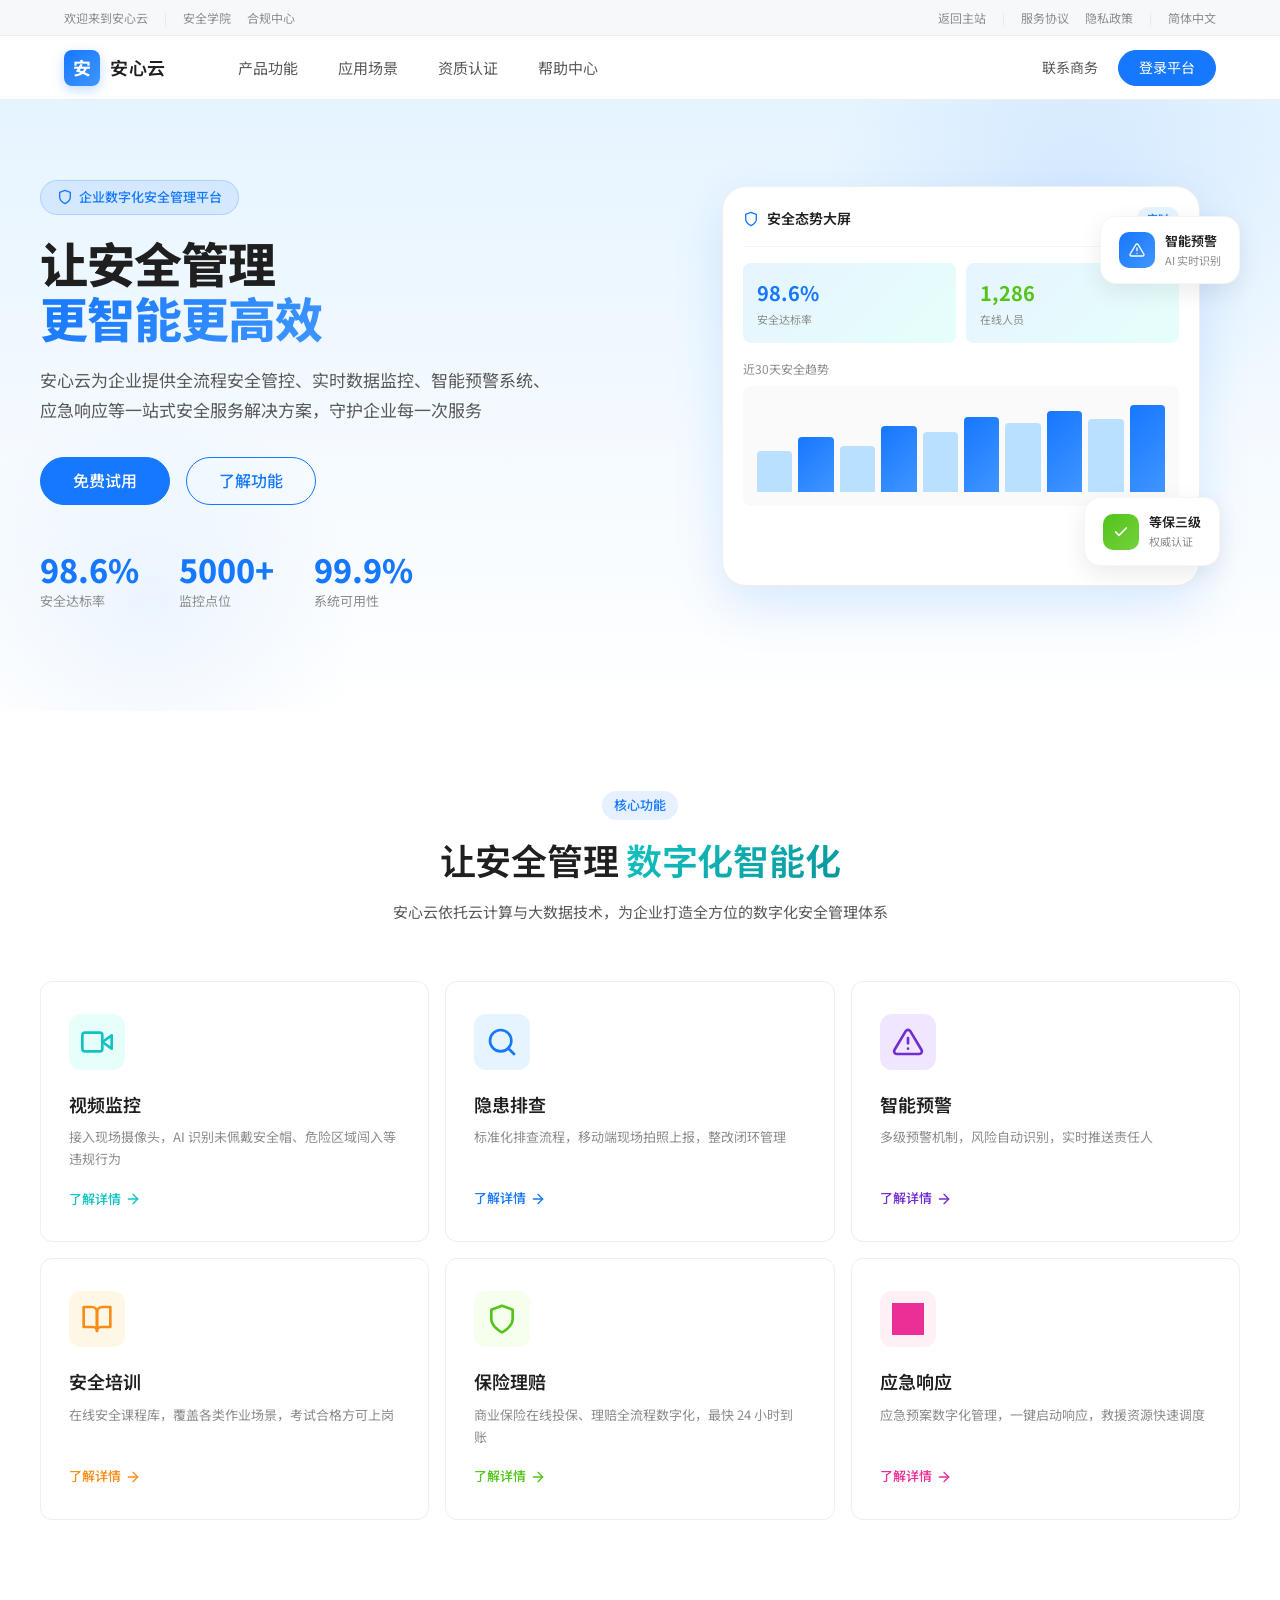
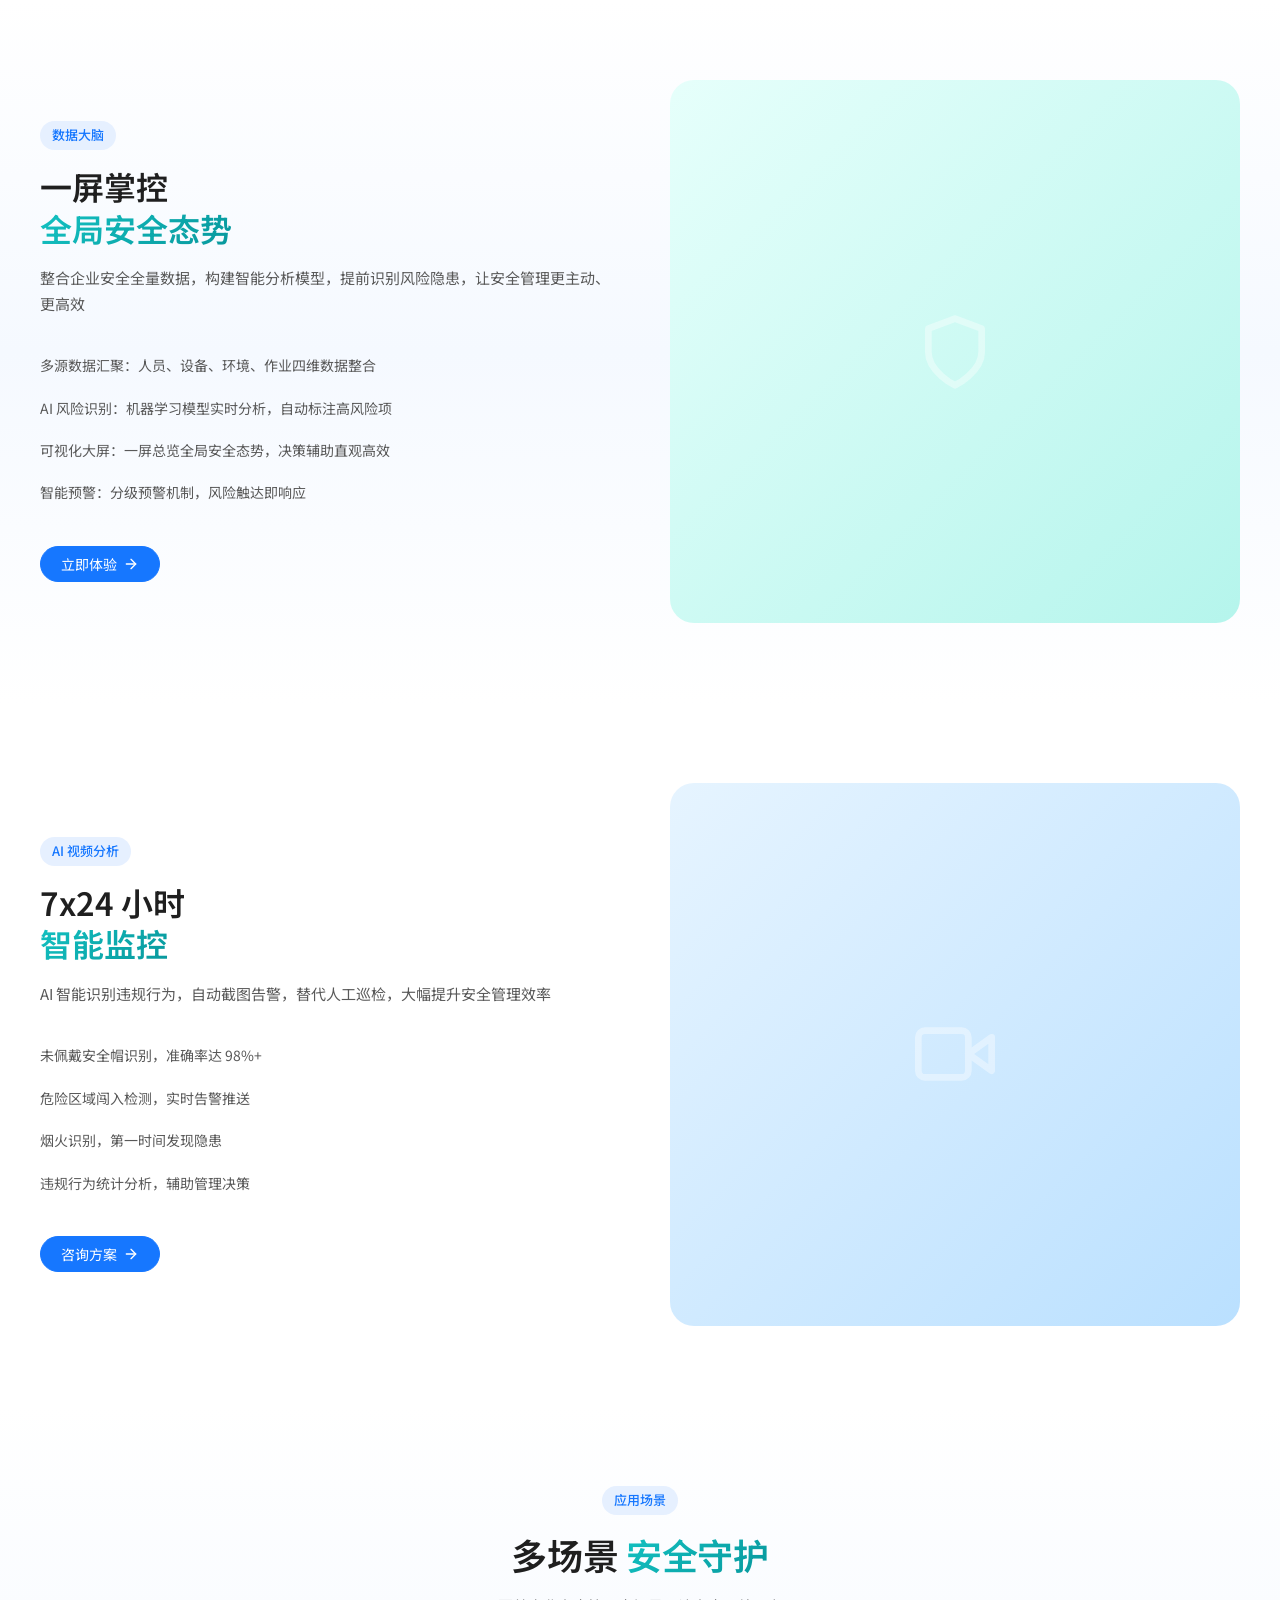
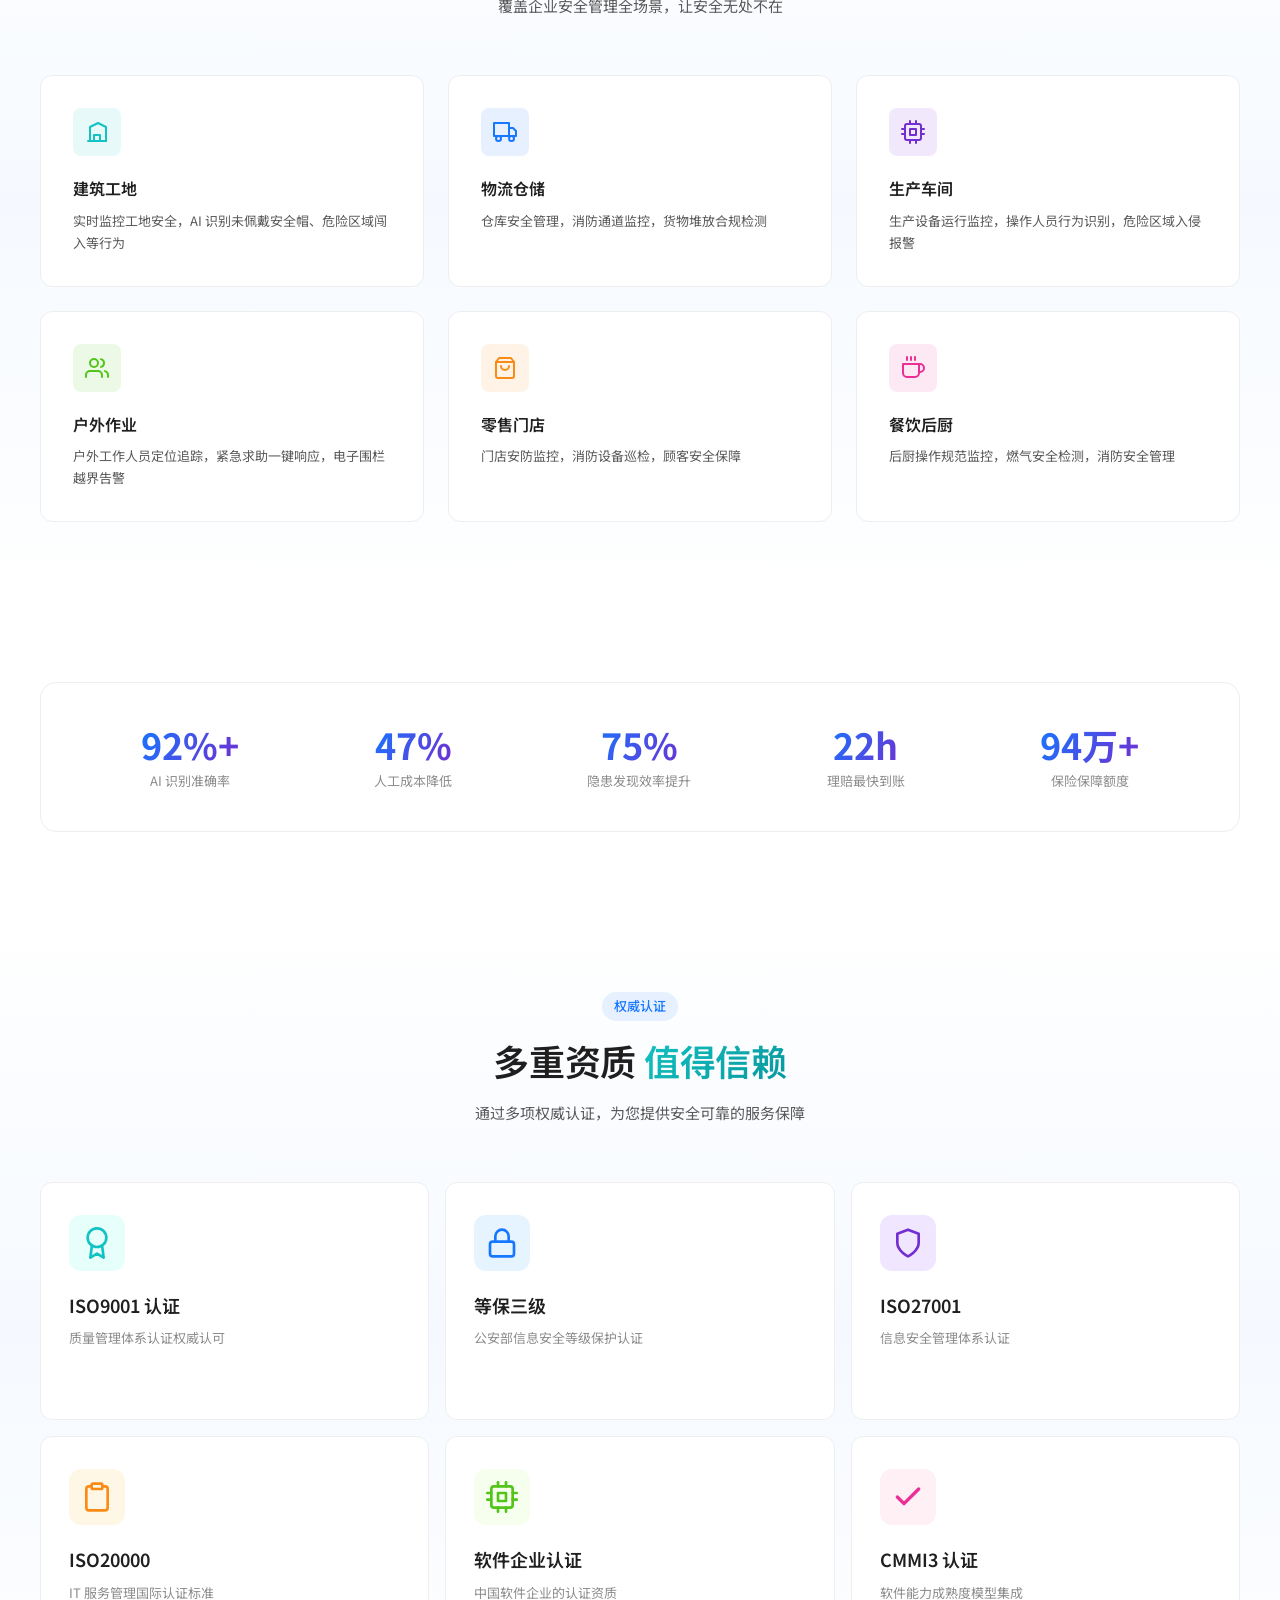
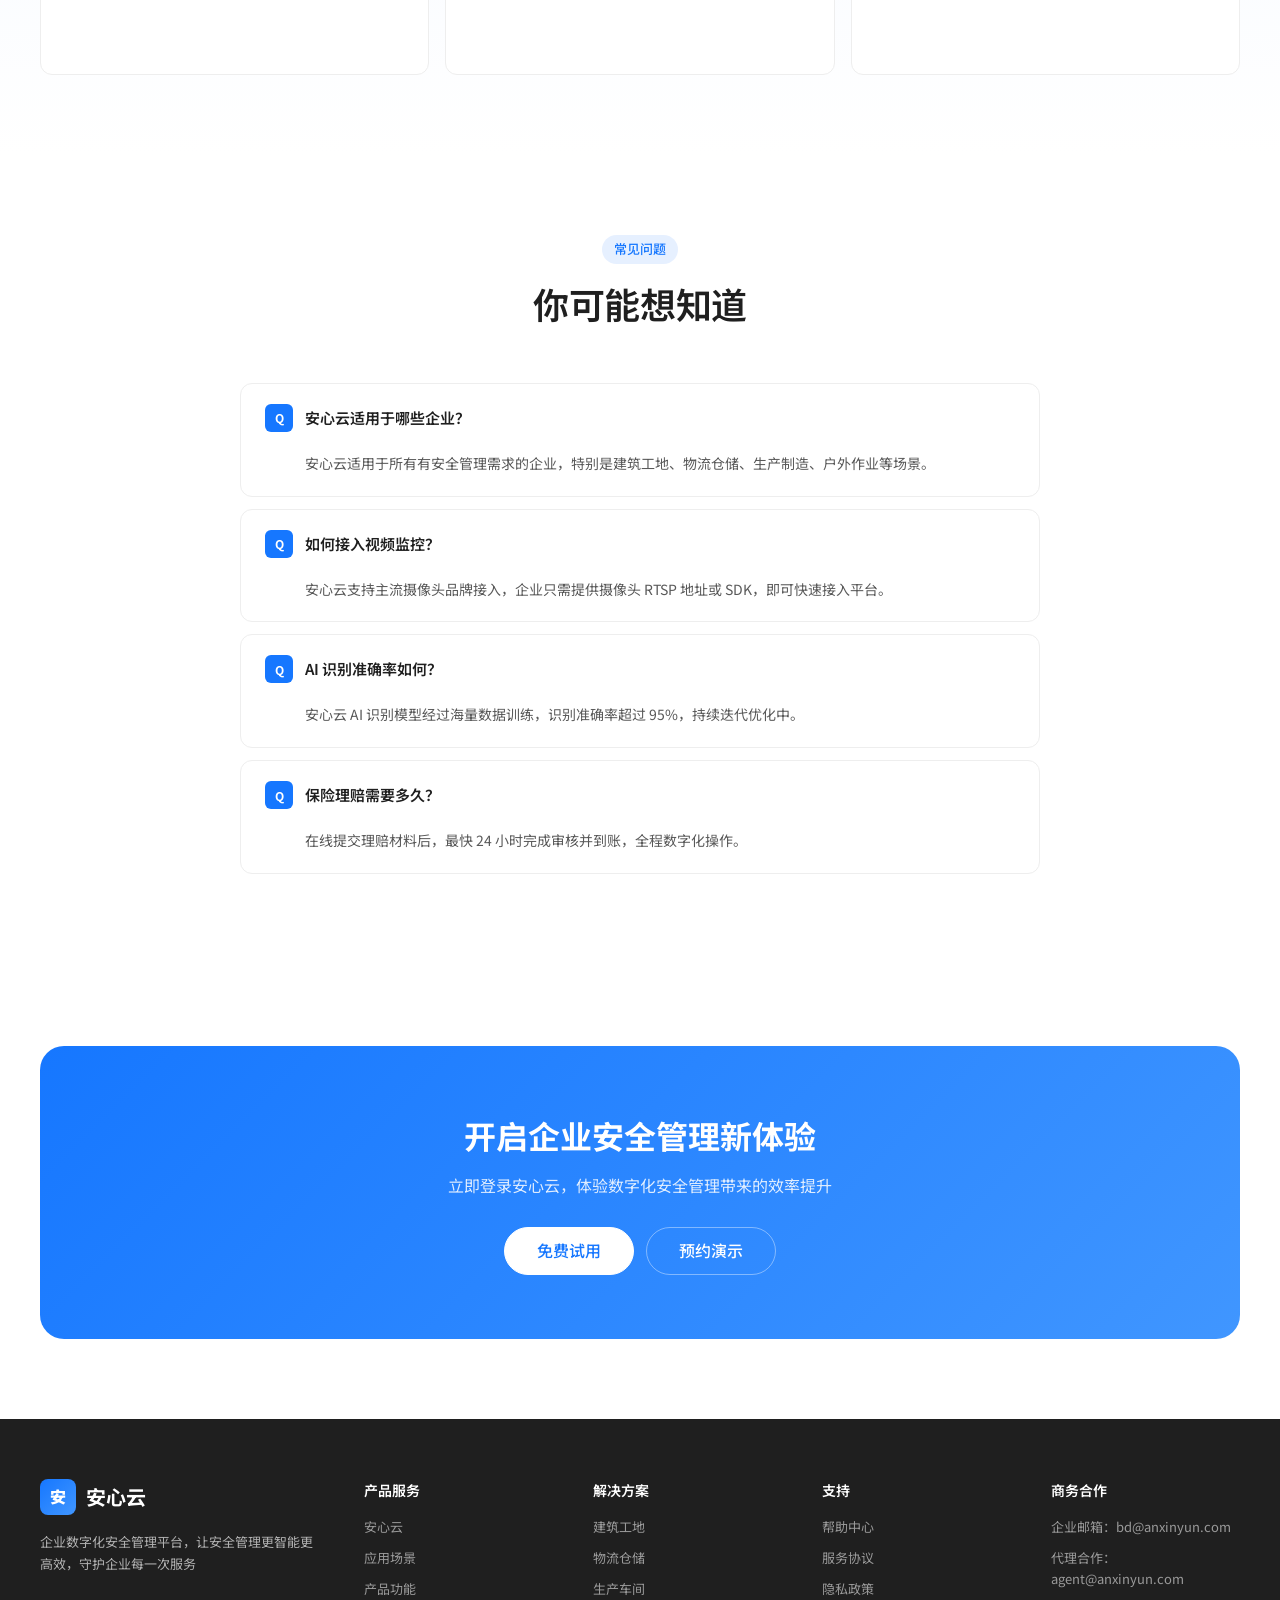
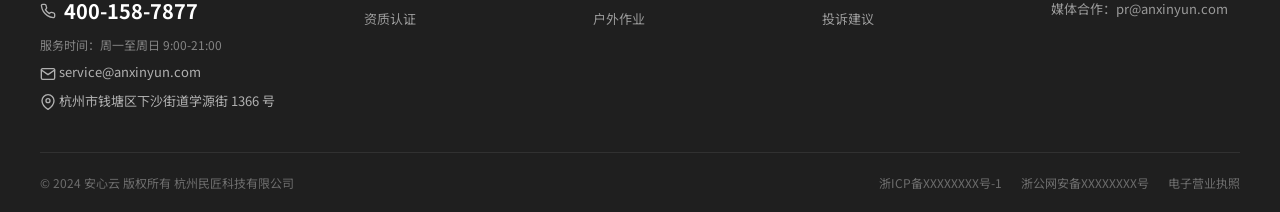
<file: anxinyun.html>
<!DOCTYPE html>
<html lang="zh-CN">
<head>
  <meta charset="UTF-8">
  <meta name="viewport" content="width=device-width, initial-scale=1.0">
  <title>安心云 - 企业数字化安全管理平台</title>
  <link rel="stylesheet" href="css/style.css">
  <style>
    :root {
      --brand-primary: #1677FF;
      --brand-primary-dark: #0958D9;
      --brand-primary-50: #E6F4FF;
      --brand-primary-100: #BAE0FF;
      --brand-grad: linear-gradient(135deg, #1677FF 0%, #4096FF 100%);
      --brand-grad-light: linear-gradient(180deg, #E6F4FF 0%, #FFFFFF 100%);
    }

    .page-hero {
      position: relative;
      padding: 80px 24px 100px;
      background: var(--brand-grad-light);
      overflow: hidden;
    }
    .page-hero::before {
      content: '';
      position: absolute;
      top: -200px;
      right: -100px;
      width: 600px;
      height: 600px;
      background: radial-gradient(circle, rgba(22,119,255,0.1) 0%, transparent 60%);
      border-radius: 50%;
      pointer-events: none;
    }
    .page-hero::after {
      content: '';
      position: absolute;
      bottom: -150px;
      left: -100px;
      width: 500px;
      height: 500px;
      background: radial-gradient(circle, rgba(64,150,255,0.08) 0%, transparent 60%);
      border-radius: 50%;
      pointer-events: none;
    }
    .page-hero-inner {
      max-width: var(--container);
      margin: 0 auto;
      position: relative;
      z-index: 2;
      display: grid;
      grid-template-columns: 1.2fr 1fr;
      gap: 60px;
      align-items: center;
    }
    .page-hero-tag {
      display: inline-flex;
      align-items: center;
      gap: 6px;
      padding: 6px 16px;
      background: rgba(22,119,255,0.1);
      color: var(--brand-primary);
      font-size: 13px;
      font-weight: 500;
      border-radius: var(--radius-full);
      margin-bottom: 20px;
      border: 1px solid rgba(22,119,255,0.2);
    }
    .page-hero-title {
      font-size: 48px;
      font-weight: 800;
      color: var(--text);
      line-height: 1.15;
      margin-bottom: 20px;
      letter-spacing: -1px;
    }
    .page-hero-title-grad {
      background: var(--brand-grad);
      -webkit-background-clip: text;
      -webkit-text-fill-color: transparent;
      background-clip: text;
    }
    .page-hero-desc {
      font-size: 17px;
      color: var(--text-secondary);
      line-height: 1.75;
      margin-bottom: 32px;
      max-width: 520px;
    }
    .page-hero-actions {
      display: flex;
      gap: 16px;
      margin-bottom: 48px;
    }
    .page-hero-stat-row {
      display: flex;
      gap: 40px;
    }
    .page-hero-stat-item {
      text-align: left;
    }
    .page-hero-stat-num {
      font-size: 32px;
      font-weight: 800;
      color: var(--brand-primary);
      line-height: 1;
      margin-bottom: 6px;
    }
    .page-hero-stat-label {
      font-size: 13px;
      color: var(--text-muted);
    }

    .page-hero-visual {
      position: relative;
      height: 420px;
    }
    .hero-mockup {
      position: absolute;
      background: #fff;
      border-radius: var(--radius-2xl);
      box-shadow: 0 20px 50px rgba(22,119,255,0.15);
      border: 1px solid var(--gray-200);
      overflow: hidden;
    }
    .hero-mockup-main {
      top: 0;
      left: 0;
      right: 40px;
      bottom: 20px;
      padding: 20px;
    }
    .mockup-header {
      display: flex;
      align-items: center;
      justify-content: space-between;
      padding-bottom: 16px;
      border-bottom: 1px solid var(--gray-100);
      margin-bottom: 16px;
    }
    .mockup-title {
      font-size: 14px;
      font-weight: 600;
      color: var(--text);
      display: flex;
      align-items: center;
      gap: 8px;
    }
    .mockup-badge {
      padding: 3px 10px;
      background: var(--brand-primary-50);
      color: var(--brand-primary);
      font-size: 11px;
      font-weight: 500;
      border-radius: var(--radius-full);
    }
    .mockup-stats {
      display: grid;
      grid-template-columns: 1fr 1fr;
      gap: 10px;
      margin-bottom: 16px;
    }
    .mockup-stat-card {
      padding: 14px;
      border-radius: var(--radius);
      background: linear-gradient(135deg, var(--brand-primary-50), #E6FFFB);
    }
    .mockup-stat-num {
      font-size: 20px;
      font-weight: 700;
      color: var(--brand-primary);
    }
    .mockup-stat-label {
      font-size: 11px;
      color: var(--text-muted);
      margin-top: 2px;
    }
    .mockup-chart {
      background: var(--gray-50);
      border-radius: var(--radius);
      padding: 14px;
      height: 120px;
      display: flex;
      align-items: flex-end;
      gap: 6px;
    }
    .mockup-bar {
      flex: 1;
      background: var(--brand-primary-100);
      border-radius: 4px 4px 0 0;
      transition: height 0.3s;
    }
    .mockup-bar.primary {
      background: var(--brand-grad);
    }
    .mockup-float {
      position: absolute;
      background: #fff;
      border-radius: var(--radius-xl);
      padding: 14px 18px;
      box-shadow: 0 8px 24px rgba(0,0,0,0.08);
      border: 1px solid var(--gray-100);
      display: flex;
      align-items: center;
      gap: 10px;
    }
    .mockup-float-1 {
      top: 30px;
      right: 0;
      animation: floatY 3s ease-in-out infinite;
    }
    .mockup-float-2 {
      bottom: 40px;
      right: 20px;
      animation: floatY 3s ease-in-out infinite 1s;
    }
    .mockup-float-icon {
      width: 36px;
      height: 36px;
      border-radius: 10px;
      display: flex;
      align-items: center;
      justify-content: center;
      color: #fff;
    }
    .mockup-float-icon.cyan { background: var(--brand-grad); }
    .mockup-float-icon.green { background: linear-gradient(135deg, #52C41A, #73D13D); }
    .mockup-float-title {
      font-size: 13px;
      font-weight: 600;
      color: var(--text);
    }
    .mockup-float-sub {
      font-size: 11px;
      color: var(--text-muted);
    }
    @keyframes floatY {
      0%, 100% { transform: translateY(0); }
      50% { transform: translateY(-10px); }
    }

    .section-soft-grad {
      background: linear-gradient(180deg, #FFFFFF 0%, #F5F9FF 50%, #FFFFFF 100%);
    }

    .brand-cta {
      background: var(--brand-grad);
    }

    .icon-primary-brand {
      color: var(--brand-primary);
    }

    @media (max-width: 900px) {
      .page-hero-inner {
        grid-template-columns: 1fr;
        gap: 40px;
      }
      .page-hero-title { font-size: 32px; }
      .page-hero-visual { height: 320px; }
      .page-hero-stat-row { gap: 24px; flex-wrap: wrap; }
    }
  </style>
</head>
<body>
  <!-- TOPBAR -->
  <div class="topbar">
    <div class="topbar-inner">
      <div class="topbar-left">
        <span>欢迎来到安心云</span>
        <span class="topbar-divider">|</span>
        <a href="#">安全学院</a>
        <a href="#">合规中心</a>
      </div>
      <div class="topbar-right">
        <a href="index.html">返回主站</a>
        <span class="topbar-divider">|</span>
        <a href="#">服务协议</a>
        <a href="#">隐私政策</a>
        <span class="topbar-divider">|</span>
        <a href="#">简体中文</a>
      </div>
    </div>
  </div>

  <!-- NAVBAR -->
  <nav class="navbar" id="navbar">
    <div class="nav-inner">
      <div class="nav-left">
        <a href="index.html" class="nav-brand">
          <div class="nav-brand-icon" style="background: var(--brand-grad);">安</div>
          安心云
        </a>
        <div class="nav-links">
          <a href="#features" class="nav-link">产品功能</a>
          <a href="#scenarios" class="nav-link">应用场景</a>
          <a href="#qualification" class="nav-link">资质认证</a>
          <a href="#faq" class="nav-link">帮助中心</a>
        </div>
      </div>
      <div class="nav-right">
        <a href="contact.html" class="nav-link-text">联系商务</a>
        <a href="login.html?platform=anxinyun" class="btn btn-primary" style="--primary: var(--brand-primary);">登录平台</a>
      </div>
    </div>
  </nav>

  <!-- HERO -->
  <section class="page-hero">
    <div class="page-hero-inner">
      <div class="reveal">
        <span class="page-hero-tag">
          <span class="icon icon-shield icon-sm"></span>
          企业数字化安全管理平台
        </span>
        <h1 class="page-hero-title">
          让安全管理<br>
          <span class="page-hero-title-grad">更智能更高效</span>
        </h1>
        <p class="page-hero-desc">
          安心云为企业提供全流程安全管控、实时数据监控、智能预警系统、应急响应等一站式安全服务解决方案，守护企业每一次服务
        </p>
        <div class="page-hero-actions">
          <a href="login.html?platform=anxinyun" class="btn btn-primary btn-large" style="--primary: var(--brand-primary);">免费试用</a>
          <a href="#features" class="btn btn-outline btn-large">了解功能</a>
        </div>
        <div class="page-hero-stat-row">
          <div class="page-hero-stat-item">
            <div class="page-hero-stat-num">98.6%</div>
            <div class="page-hero-stat-label">安全达标率</div>
          </div>
          <div class="page-hero-stat-item">
            <div class="page-hero-stat-num">5000+</div>
            <div class="page-hero-stat-label">监控点位</div>
          </div>
          <div class="page-hero-stat-item">
            <div class="page-hero-stat-num">99.9%</div>
            <div class="page-hero-stat-label">系统可用性</div>
          </div>
        </div>
      </div>

      <div class="page-hero-visual reveal">
        <div class="hero-mockup hero-mockup-main">
          <div class="mockup-header">
            <div class="mockup-title">
              <span class="icon icon-shield icon-sm icon-primary-brand"></span>
              安全态势大屏
            </div>
            <span class="mockup-badge">实时</span>
          </div>
          <div class="mockup-stats">
            <div class="mockup-stat-card">
              <div class="mockup-stat-num">98.6%</div>
              <div class="mockup-stat-label">安全达标率</div>
            </div>
            <div class="mockup-stat-card">
              <div class="mockup-stat-num" style="color: var(--green);">1,286</div>
              <div class="mockup-stat-label">在线人员</div>
            </div>
          </div>
          <div style="font-size: 12px; color: var(--text-muted); margin-bottom: 8px;">近30天安全趋势</div>
          <div class="mockup-chart">
            <div class="mockup-bar" style="height: 45%;"></div>
            <div class="mockup-bar primary" style="height: 60%;"></div>
            <div class="mockup-bar" style="height: 50%;"></div>
            <div class="mockup-bar primary" style="height: 72%;"></div>
            <div class="mockup-bar" style="height: 65%;"></div>
            <div class="mockup-bar primary" style="height: 82%;"></div>
            <div class="mockup-bar" style="height: 75%;"></div>
            <div class="mockup-bar primary" style="height: 88%;"></div>
            <div class="mockup-bar" style="height: 80%;"></div>
            <div class="mockup-bar primary" style="height: 95%;"></div>
          </div>
        </div>
        <div class="mockup-float mockup-float-1">
          <div class="mockup-float-icon cyan">
            <span class="icon icon-alert icon-sm"></span>
          </div>
          <div>
            <div class="mockup-float-title">智能预警</div>
            <div class="mockup-float-sub">AI 实时识别</div>
          </div>
        </div>
        <div class="mockup-float mockup-float-2">
          <div class="mockup-float-icon green">
            <span class="icon icon-check icon-sm"></span>
          </div>
          <div>
            <div class="mockup-float-title">等保三级</div>
            <div class="mockup-float-sub">权威认证</div>
          </div>
        </div>
      </div>
    </div>
  </section>

  <!-- 核心功能 -->
  <section class="section" id="features">
    <div class="section-header reveal">
      <span class="section-tag">核心功能</span>
      <h2 class="section-title">让安全管理 <span class="section-title-grad" style="background: linear-gradient(135deg, #13C2C2, #08979C); -webkit-background-clip: text;">数字化智能化</span></h2>
      <p class="section-desc">安心云依托云计算与大数据技术，为企业打造全方位的数字化安全管理体系</p>
    </div>
    <div class="product-matrix">
      <div class="product-card reveal" style="--accent: #13C2C2; --accent-bg: #E6FFFB;">
        <div class="product-card-icon"><span class="icon icon-video"></span></div>
        <div class="product-card-title">视频监控</div>
        <div class="product-card-text">接入现场摄像头，AI 识别未佩戴安全帽、危险区域闯入等违规行为</div>
        <span class="product-card-link">了解详情 <span class="icon icon-arrow-right icon-sm"></span></span>
      </div>
      <div class="product-card reveal" style="--accent: #1677FF; --accent-bg: #E6F4FF;">
        <div class="product-card-icon"><span class="icon icon-search"></span></div>
        <div class="product-card-title">隐患排查</div>
        <div class="product-card-text">标准化排查流程，移动端现场拍照上报，整改闭环管理</div>
        <span class="product-card-link">了解详情 <span class="icon icon-arrow-right icon-sm"></span></span>
      </div>
      <div class="product-card reveal" style="--accent: #722ED1; --accent-bg: #F0E6FF;">
        <div class="product-card-icon"><span class="icon icon-alert"></span></div>
        <div class="product-card-title">智能预警</div>
        <div class="product-card-text">多级预警机制，风险自动识别，实时推送责任人</div>
        <span class="product-card-link">了解详情 <span class="icon icon-arrow-right icon-sm"></span></span>
      </div>
      <div class="product-card reveal" style="--accent: #FA8C16; --accent-bg: #FFF7E6;">
        <div class="product-card-icon"><span class="icon icon-book-open"></span></div>
        <div class="product-card-title">安全培训</div>
        <div class="product-card-text">在线安全课程库，覆盖各类作业场景，考试合格方可上岗</div>
        <span class="product-card-link">了解详情 <span class="icon icon-arrow-right icon-sm"></span></span>
      </div>
      <div class="product-card reveal" style="--accent: #52C41A; --accent-bg: #F6FFED;">
        <div class="product-card-icon"><span class="icon icon-shield"></span></div>
        <div class="product-card-title">保险理赔</div>
        <div class="product-card-text">商业保险在线投保、理赔全流程数字化，最快 24 小时到账</div>
        <span class="product-card-link">了解详情 <span class="icon icon-arrow-right icon-sm"></span></span>
      </div>
      <div class="product-card reveal" style="--accent: #EB2F96; --accent-bg: #FFF0F6;">
        <div class="product-card-icon"><span class="icon icon-bell"></span></div>
        <div class="product-card-title">应急响应</div>
        <div class="product-card-text">应急预案数字化管理，一键启动响应，救援资源快速调度</div>
        <span class="product-card-link">了解详情 <span class="icon icon-arrow-right icon-sm"></span></span>
      </div>
    </div>
  </section>

  <!-- 功能展示1 -->
  <section class="section section-soft-grad">
    <div class="showcase">
      <div class="reveal">
        <span class="section-tag">数据大脑</span>
        <h3 class="showcase-content-title">一屏掌控 <br><span class="section-title-grad" style="background: linear-gradient(135deg, #13C2C2, #08979C); -webkit-background-clip: text;">全局安全态势</span></h3>
        <p class="showcase-content-text">整合企业安全全量数据，构建智能分析模型，提前识别风险隐患，让安全管理更主动、更高效</p>
        <ul class="showcase-list">
          <li>多源数据汇聚：人员、设备、环境、作业四维数据整合</li>
          <li>AI 风险识别：机器学习模型实时分析，自动标注高风险项</li>
          <li>可视化大屏：一屏总览全局安全态势，决策辅助直观高效</li>
          <li>智能预警：分级预警机制，风险触达即响应</li>
        </ul>
        <a href="login.html?platform=anxinyun" class="btn btn-primary" style="--primary: var(--brand-primary);">立即体验 <span class="icon icon-arrow-right icon-sm"></span></a>
      </div>
      <div class="showcase-visual reveal" style="background: linear-gradient(135deg, #E6FFFB, #B5F5EC);">
        <span class="icon icon-shield icon-white" style="width:80px;height:80px;opacity:0.4;"></span>
      </div>
    </div>
  </section>

  <!-- 功能展示2 -->
  <section class="section">
    <div class="showcase">
      <div class="showcase-visual reveal" style="background: linear-gradient(135deg, #E6F4FF, #BAE0FF); order: 2;">
        <span class="icon icon-video icon-white" style="width:80px;height:80px;opacity:0.4;"></span>
      </div>
      <div class="reveal" style="order: 1;">
        <span class="section-tag">AI 视频分析</span>
        <h3 class="showcase-content-title">7x24 小时 <br><span class="section-title-grad" style="background: linear-gradient(135deg, #13C2C2, #08979C); -webkit-background-clip: text;">智能监控</span></h3>
        <p class="showcase-content-text">AI 智能识别违规行为，自动截图告警，替代人工巡检，大幅提升安全管理效率</p>
        <ul class="showcase-list">
          <li>未佩戴安全帽识别，准确率达 98%+</li>
          <li>危险区域闯入检测，实时告警推送</li>
          <li>烟火识别，第一时间发现隐患</li>
          <li>违规行为统计分析，辅助管理决策</li>
        </ul>
        <a href="contact.html" class="btn btn-primary" style="--primary: var(--brand-primary);">咨询方案 <span class="icon icon-arrow-right icon-sm"></span></a>
      </div>
    </div>
  </section>

  <!-- 应用场景 -->
  <section class="section section-soft-grad" id="scenarios">
    <div class="section-header reveal">
      <span class="section-tag">应用场景</span>
      <h2 class="section-title">多场景 <span class="section-title-grad" style="background: linear-gradient(135deg, #13C2C2, #08979C); -webkit-background-clip: text;">安全守护</span></h2>
      <p class="section-desc">覆盖企业安全管理全场景，让安全无处不在</p>
    </div>
    <div class="feature-grid">
      <div class="feature-card cyan reveal">
        <div class="feature-icon"><span class="icon icon-building"></span></div>
        <div class="feature-title">建筑工地</div>
        <div class="feature-text">实时监控工地安全，AI 识别未佩戴安全帽、危险区域闯入等行为</div>
      </div>
      <div class="feature-card reveal">
        <div class="feature-icon"><span class="icon icon-truck"></span></div>
        <div class="feature-title">物流仓储</div>
        <div class="feature-text">仓库安全管理，消防通道监控，货物堆放合规检测</div>
      </div>
      <div class="feature-card purple reveal">
        <div class="feature-icon"><span class="icon icon-cpu"></span></div>
        <div class="feature-title">生产车间</div>
        <div class="feature-text">生产设备运行监控，操作人员行为识别，危险区域入侵报警</div>
      </div>
      <div class="feature-card green reveal">
        <div class="feature-icon"><span class="icon icon-users"></span></div>
        <div class="feature-title">户外作业</div>
        <div class="feature-text">户外工作人员定位追踪，紧急求助一键响应，电子围栏越界告警</div>
      </div>
      <div class="feature-card orange reveal">
        <div class="feature-icon"><span class="icon icon-shopping-bag"></span></div>
        <div class="feature-title">零售门店</div>
        <div class="feature-text">门店安防监控，消防设备巡检，顾客安全保障</div>
      </div>
      <div class="feature-card pink reveal">
        <div class="feature-icon"><span class="icon icon-coffee"></span></div>
        <div class="feature-title">餐饮后厨</div>
        <div class="feature-text">后厨操作规范监控，燃气安全检测，消防安全管理</div>
      </div>
    </div>
  </section>

  <!-- 核心优势数据 -->
  <section class="section">
    <div class="stats-row reveal">
      <div class="stat-item">
        <div class="stat-num">98%+</div>
        <div class="stat-label">AI 识别准确率</div>
      </div>
      <div class="stat-item">
        <div class="stat-num">50%</div>
        <div class="stat-label">人工成本降低</div>
      </div>
      <div class="stat-item">
        <div class="stat-num">80%</div>
        <div class="stat-label">隐患发现效率提升</div>
      </div>
      <div class="stat-item">
        <div class="stat-num">24h</div>
        <div class="stat-label">理赔最快到账</div>
      </div>
      <div class="stat-item">
        <div class="stat-num">100万+</div>
        <div class="stat-label">保险保障额度</div>
      </div>
    </div>
  </section>

  <!-- 资质认证 -->
  <section class="section section-soft-grad" id="qualification">
    <div class="section-header reveal">
      <span class="section-tag">权威认证</span>
      <h2 class="section-title">多重资质 <span class="section-title-grad" style="background: linear-gradient(135deg, #13C2C2, #08979C); -webkit-background-clip: text;">值得信赖</span></h2>
      <p class="section-desc">通过多项权威认证，为您提供安全可靠的服务保障</p>
    </div>
    <div class="product-matrix">
      <div class="product-card reveal" style="--accent: #13C2C2; --accent-bg: #E6FFFB;">
        <div class="product-card-icon"><span class="icon icon-award"></span></div>
        <div class="product-card-title">ISO9001 认证</div>
        <div class="product-card-text">质量管理体系认证权威认可</div>
      </div>
      <div class="product-card reveal" style="--accent: #1677FF; --accent-bg: #E6F4FF;">
        <div class="product-card-icon"><span class="icon icon-lock"></span></div>
        <div class="product-card-title">等保三级</div>
        <div class="product-card-text">公安部信息安全等级保护认证</div>
      </div>
      <div class="product-card reveal" style="--accent: #722ED1; --accent-bg: #F0E6FF;">
        <div class="product-card-icon"><span class="icon icon-shield"></span></div>
        <div class="product-card-title">ISO27001</div>
        <div class="product-card-text">信息安全管理体系认证</div>
      </div>
      <div class="product-card reveal" style="--accent: #FA8C16; --accent-bg: #FFF7E6;">
        <div class="product-card-icon"><span class="icon icon-clipboard"></span></div>
        <div class="product-card-title">ISO20000</div>
        <div class="product-card-text">IT 服务管理国际认证标准</div>
      </div>
      <div class="product-card reveal" style="--accent: #52C41A; --accent-bg: #F6FFED;">
        <div class="product-card-icon"><span class="icon icon-cpu"></span></div>
        <div class="product-card-title">软件企业认证</div>
        <div class="product-card-text">中国软件企业的认证资质</div>
      </div>
      <div class="product-card reveal" style="--accent: #EB2F96; --accent-bg: #FFF0F6;">
        <div class="product-card-icon"><span class="icon icon-check"></span></div>
        <div class="product-card-title">CMMI3 认证</div>
        <div class="product-card-text">软件能力成熟度模型集成</div>
      </div>
    </div>
  </section>

  <!-- FAQ -->
  <section class="section" id="faq">
    <div class="section-header reveal">
      <span class="section-tag">常见问题</span>
      <h2 class="section-title">你可能想知道</h2>
    </div>
    <div class="faq-wrap reveal">
      <div class="faq-item">
        <div class="faq-q">安心云适用于哪些企业？</div>
        <div class="faq-a">安心云适用于所有有安全管理需求的企业，特别是建筑工地、物流仓储、生产制造、户外作业等场景。</div>
      </div>
      <div class="faq-item">
        <div class="faq-q">如何接入视频监控？</div>
        <div class="faq-a">安心云支持主流摄像头品牌接入，企业只需提供摄像头 RTSP 地址或 SDK，即可快速接入平台。</div>
      </div>
      <div class="faq-item">
        <div class="faq-q">AI 识别准确率如何？</div>
        <div class="faq-a">安心云 AI 识别模型经过海量数据训练，识别准确率超过 95%，持续迭代优化中。</div>
      </div>
      <div class="faq-item">
        <div class="faq-q">保险理赔需要多久？</div>
        <div class="faq-a">在线提交理赔材料后，最快 24 小时完成审核并到账，全程数字化操作。</div>
      </div>
    </div>
  </section>

  <!-- CTA -->
  <section class="section">
    <div class="cta-banner brand-cta reveal">
      <div class="cta-inner">
        <h2 class="cta-title">开启企业安全管理新体验</h2>
        <p class="cta-desc">立即登录安心云，体验数字化安全管理带来的效率提升</p>
        <div class="cta-actions">
          <a href="login.html?platform=anxinyun" class="btn btn-white btn-large">免费试用</a>
          <a href="contact.html" class="btn btn-ghost-white btn-large">预约演示</a>
        </div>
      </div>
    </div>
  </section>

  <!-- FOOTER -->
  <footer class="footer">
    <div class="footer-inner">
      <div class="footer-top">
        <div>
          <div class="footer-brand">
            <div class="footer-brand-icon" style="background: var(--brand-grad);">安</div>
            安心云
          </div>
          <p class="footer-desc">企业数字化安全管理平台，让安全管理更智能更高效，守护企业每一次服务</p>
          <div class="footer-contact">
            <div class="footer-contact-row">
              <span class="icon icon-phone icon-sm"></span>
              <span class="footer-hotline">400-158-7877</span>
            </div>
            <div class="footer-tip">服务时间：周一至周日 9:00-21:00</div>
            <div><span class="icon icon-mail icon-sm"></span> service@anxinyun.com</div>
            <div><span class="icon icon-map-pin icon-sm"></span> 杭州市钱塘区下沙街道学源街 1366 号</div>
          </div>
        </div>
        <div>
          <div class="footer-title">产品服务</div>
          <ul class="footer-links">
            <li><a href="anxinyun.html">安心云</a></li>
            <li><a href="#scenarios">应用场景</a></li>
            <li><a href="#features">产品功能</a></li>
            <li><a href="#qualification">资质认证</a></li>
          </ul>
        </div>
        <div>
          <div class="footer-title">解决方案</div>
          <ul class="footer-links">
            <li><a href="#">建筑工地</a></li>
            <li><a href="#">物流仓储</a></li>
            <li><a href="#">生产车间</a></li>
            <li><a href="#">户外作业</a></li>
          </ul>
        </div>
        <div>
          <div class="footer-title">支持</div>
          <ul class="footer-links">
            <li><a href="#faq">帮助中心</a></li>
            <li><a href="#">服务协议</a></li>
            <li><a href="#">隐私政策</a></li>
            <li><a href="contact.html">投诉建议</a></li>
          </ul>
        </div>
        <div>
          <div class="footer-title">商务合作</div>
          <ul class="footer-links">
            <li>企业邮箱：bd@anxinyun.com</li>
            <li>代理合作：agent@anxinyun.com</li>
            <li>媒体合作：pr@anxinyun.com</li>
          </ul>
        </div>
      </div>
      <div class="footer-bottom">
        <span>&copy; 2024 安心云 版权所有 杭州民匠科技有限公司</span>
        <div>
          <a href="#">浙ICP备XXXXXXXX号-1</a>
          <a href="#">浙公网安备XXXXXXXX号</a>
          <a href="#">电子营业执照</a>
        </div>
      </div>
    </div>
  </footer>

  <script src="js/main.js"></script>
</body>
</html>
</file>
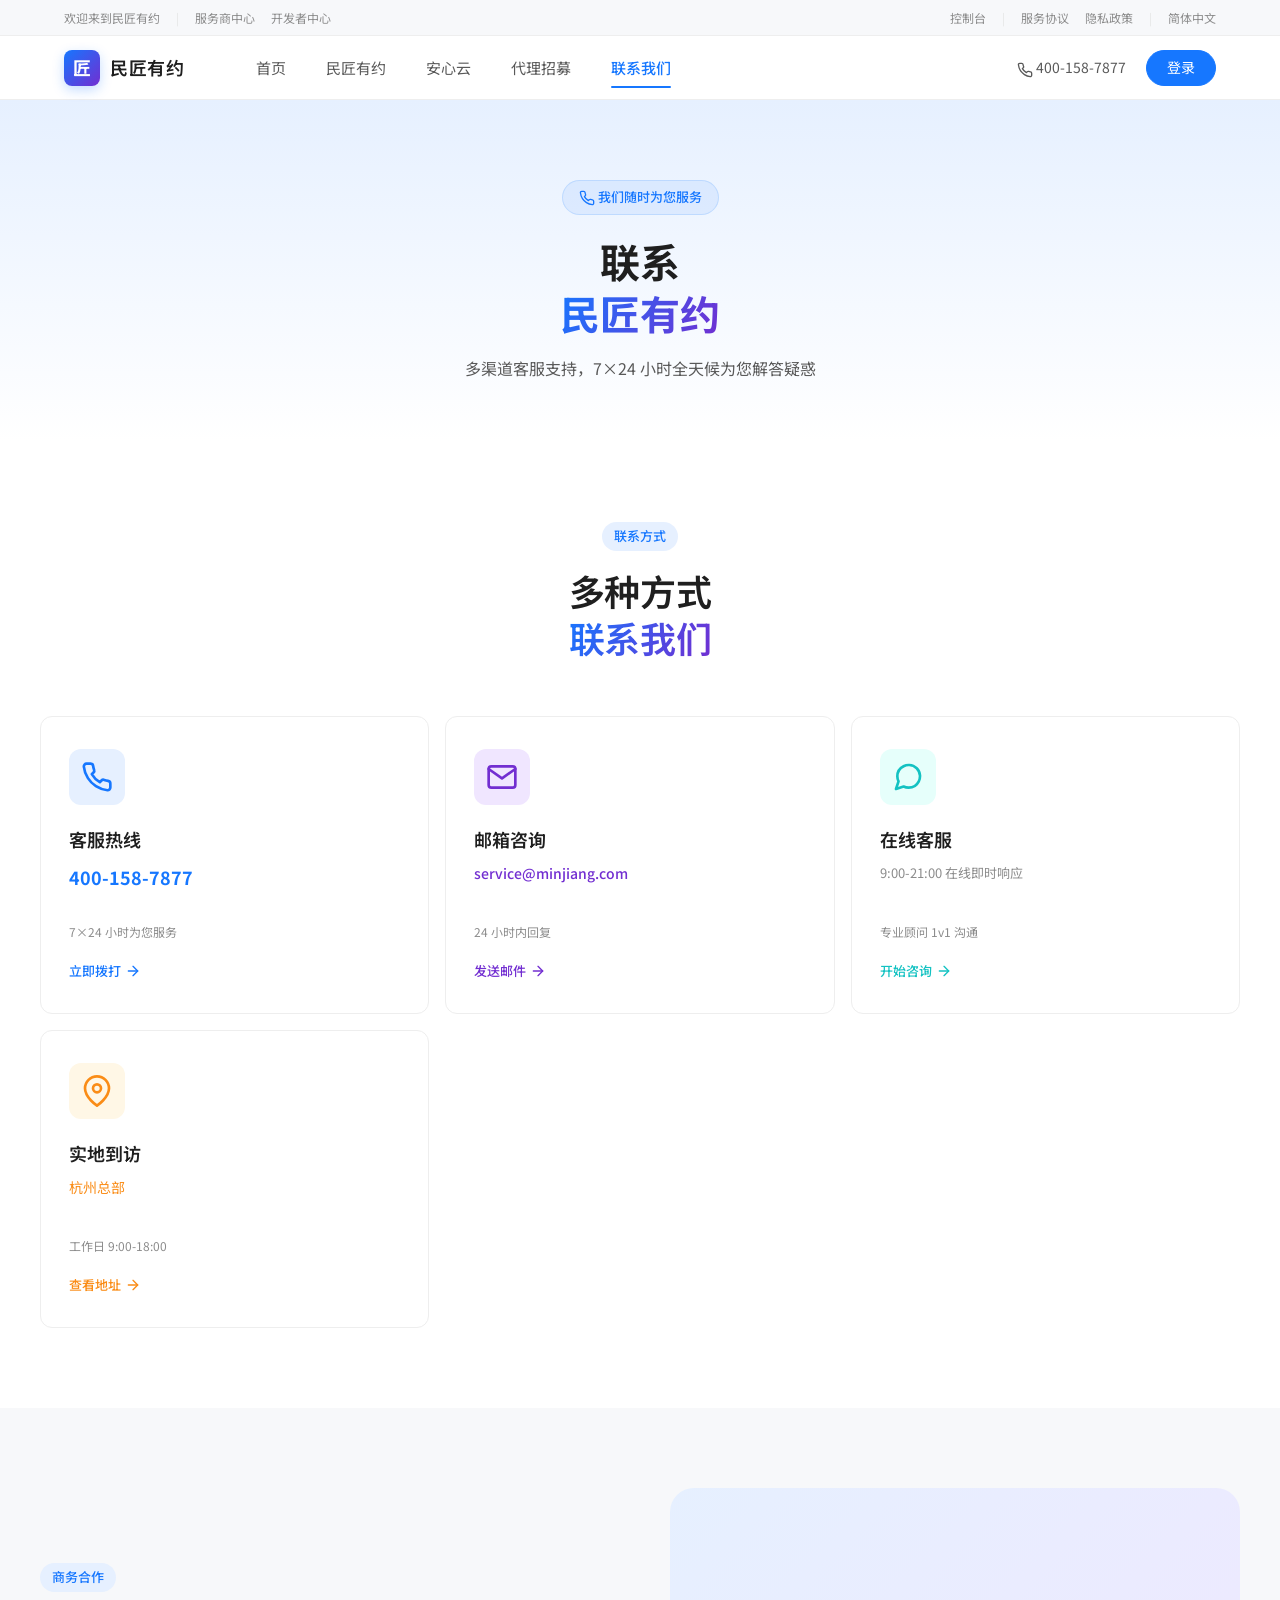
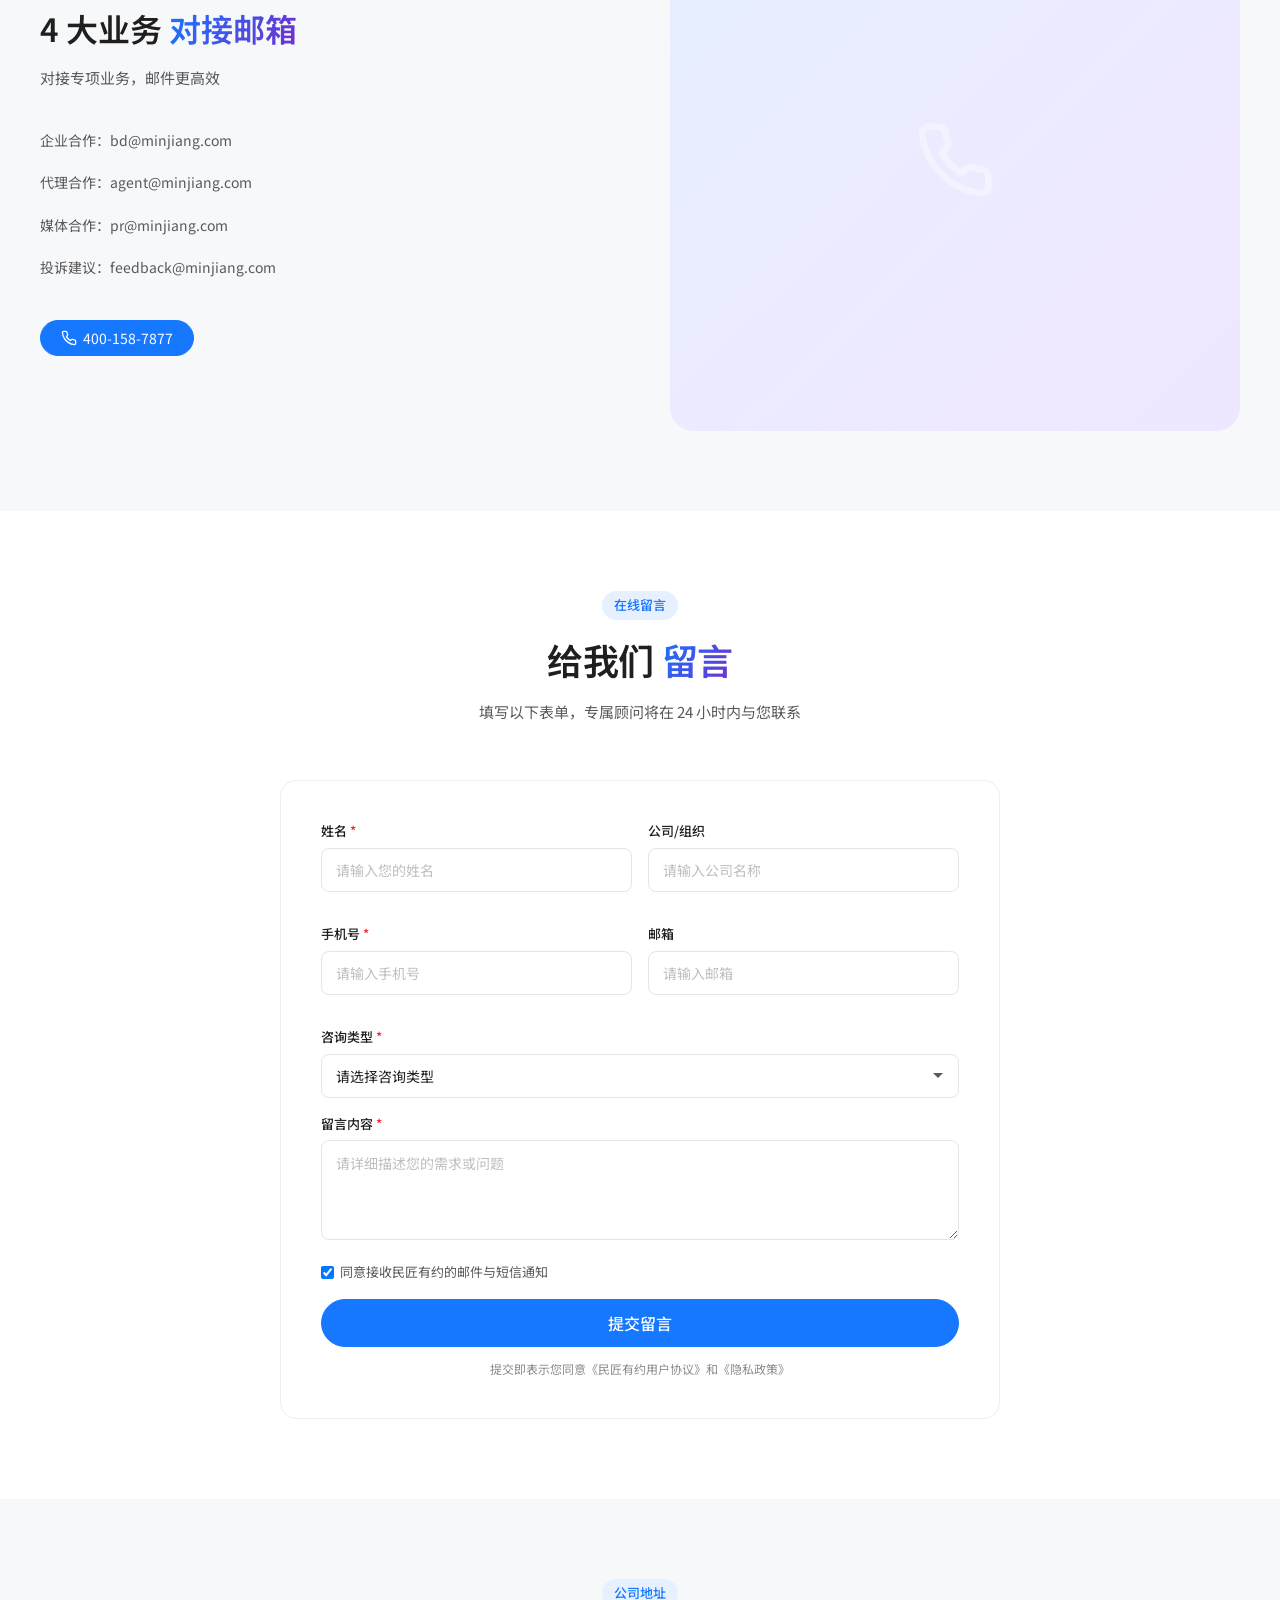
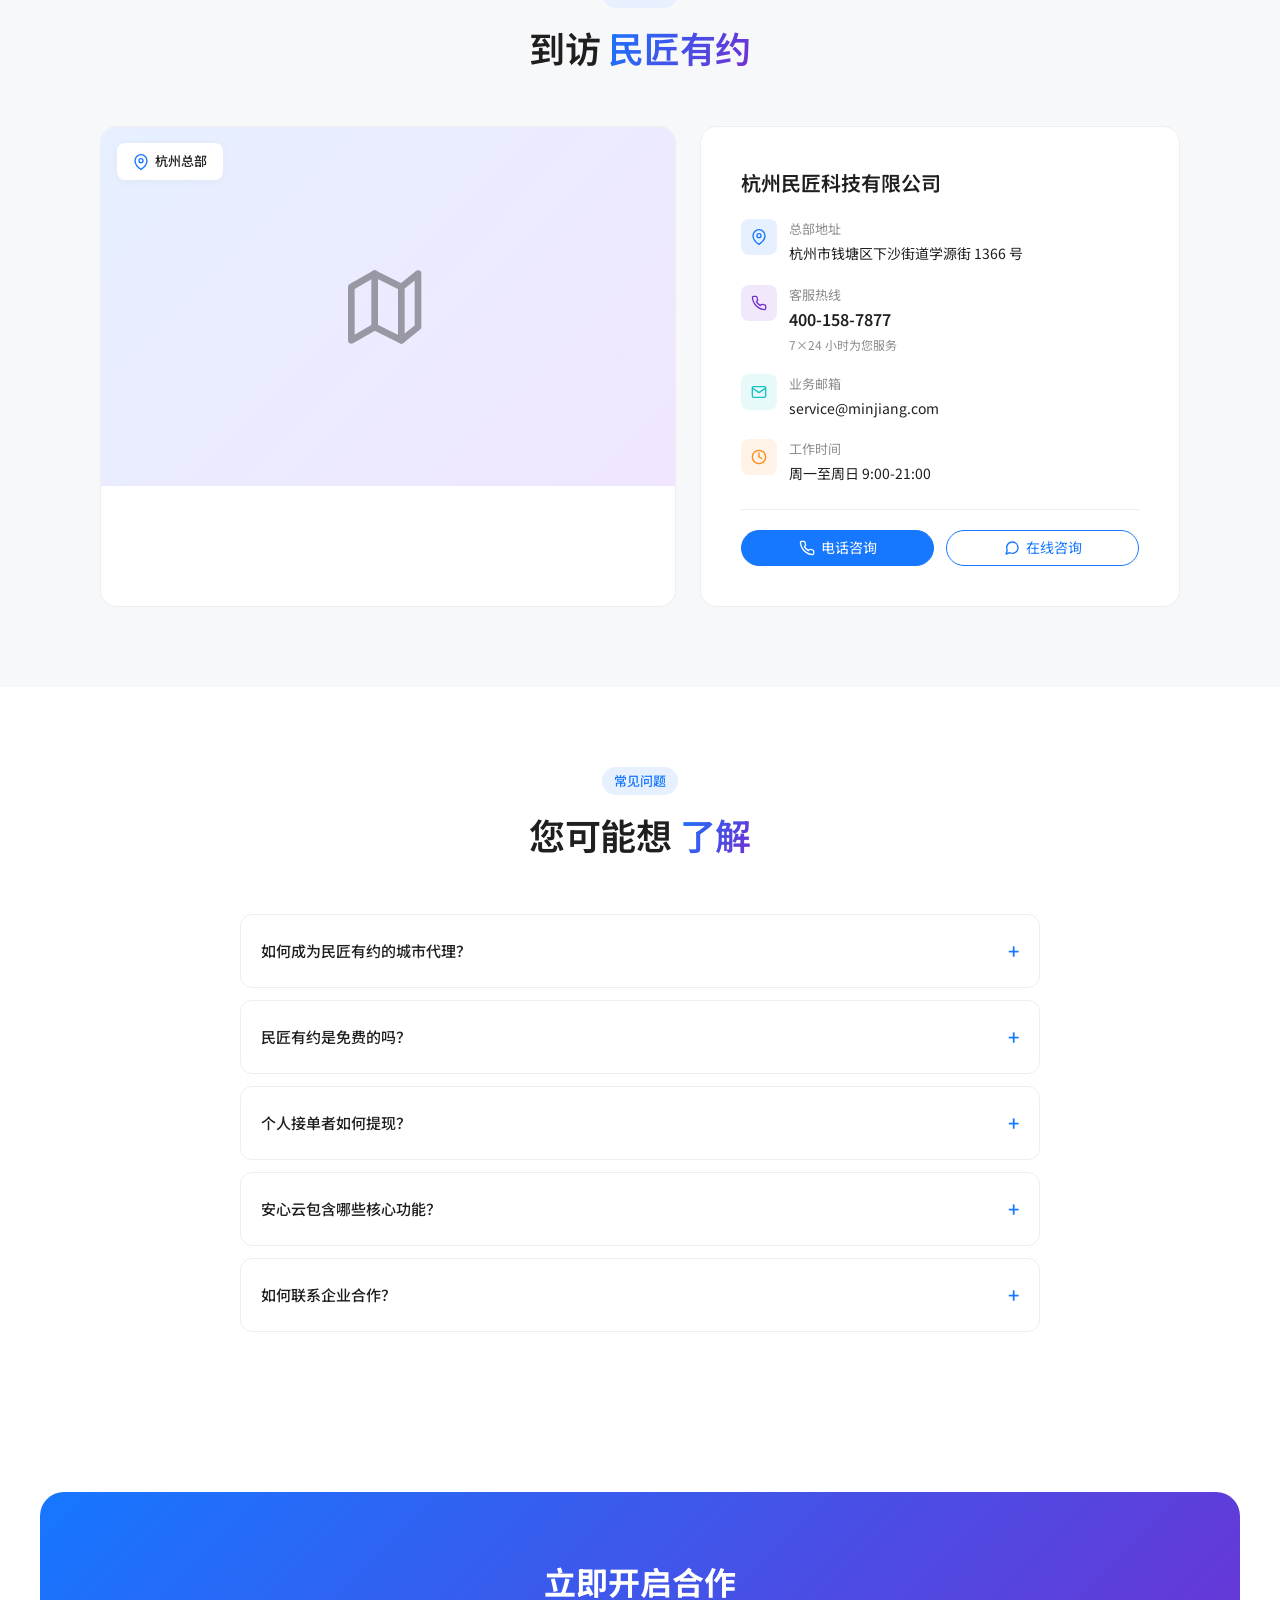
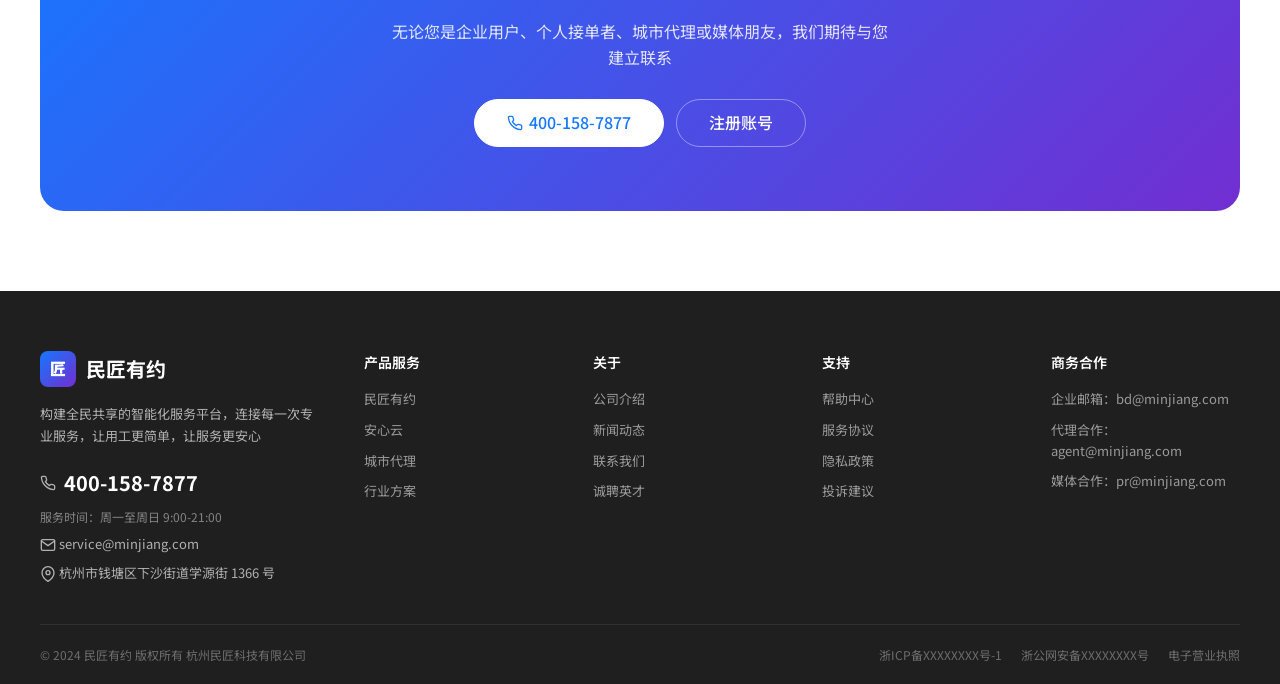
<file: contact.html>
<!DOCTYPE html>
<html lang="zh-CN">
<head>
  <meta charset="UTF-8">
  <meta name="viewport" content="width=device-width, initial-scale=1.0">
  <title>联系我们 - 民匠有约</title>
  <link rel="stylesheet" href="css/style.css">
</head>
<body>
  <!-- TOPBAR -->
  <div class="topbar">
    <div class="topbar-inner">
      <div class="topbar-left">
        <span>欢迎来到民匠有约</span>
        <span class="topbar-divider">|</span>
        <a href="#">服务商中心</a>
        <a href="#">开发者中心</a>
      </div>
      <div class="topbar-right">
        <a href="#">控制台</a>
        <span class="topbar-divider">|</span>
        <a href="#">服务协议</a>
        <a href="#">隐私政策</a>
        <span class="topbar-divider">|</span>
        <a href="#">简体中文</a>
      </div>
    </div>
  </div>

  <!-- NAVBAR -->
  <nav class="navbar" id="navbar">
    <div class="nav-inner">
      <div class="nav-left">
        <a href="index.html" class="nav-brand">
          <div class="nav-brand-icon">匠</div>
          民匠有约
        </a>
        <div class="nav-links">
          <a href="index.html" class="nav-link">首页</a>
          <a href="minjiang.html" class="nav-link">民匠有约</a>
          <a href="anxinyun.html" class="nav-link">安心云</a>
          <a href="agent.html" class="nav-link">代理招募</a>
          <a href="contact.html" class="nav-link active">联系我们</a>
        </div>
      </div>
      <div class="nav-right">
        <a href="tel:400-158-7877" class="nav-link-text"><span class="icon icon-phone icon-sm"></span> 400-158-7877</a>
        <a href="login.html" class="btn btn-primary">登录</a>
      </div>
    </div>
  </nav>

  <!-- PAGE HEADER -->
  <header class="page-header" style="background: linear-gradient(180deg, #E6F0FF 0%, #FFFFFF 100%);">
    <div class="page-header-content reveal">
      <span class="page-header-tag"><span class="icon icon-phone icon-sm"></span> 我们随时为您服务</span>
      <h1 class="page-header-title">联系<br><span class="section-title-grad">民匠有约</span></h1>
      <p class="page-header-desc">多渠道客服支持，7×24 小时全天候为您解答疑惑</p>
    </div>
  </header>

  <!-- 联系方式 -->
  <section class="section">
    <div class="section-header reveal">
      <span class="section-tag">联系方式</span>
      <h2 class="section-title">多种方式<br><span class="section-title-grad">联系我们</span></h2>
    </div>
    <div class="product-matrix">
      <div class="product-card reveal" style="--accent: #1677FF; --accent-bg: #E6F0FF;">
        <div class="product-card-icon"><span class="icon icon-phone"></span></div>
        <div class="product-card-title">客服热线</div>
        <div class="product-card-text" style="font-size: 18px; font-weight: 700; color: var(--primary);">400-158-7877</div>
        <div class="product-card-text" style="min-height: auto; font-size: 12px;">7×24 小时为您服务</div>
        <a href="tel:400-158-7877" class="product-card-link">立即拨打 <span class="icon icon-arrow-right icon-sm"></span></a>
      </div>
      <div class="product-card reveal" style="--accent: #722ED1; --accent-bg: #F0E6FF;">
        <div class="product-card-icon"><span class="icon icon-mail"></span></div>
        <div class="product-card-title">邮箱咨询</div>
        <div class="product-card-text" style="font-size: 14px; color: var(--purple); font-weight: 500;">service@minjiang.com</div>
        <div class="product-card-text" style="min-height: auto; font-size: 12px;">24 小时内回复</div>
        <a href="mailto:service@minjiang.com" class="product-card-link">发送邮件 <span class="icon icon-arrow-right icon-sm"></span></a>
      </div>
      <div class="product-card reveal" style="--accent: #13C2C2; --accent-bg: #E6FFFB;">
        <div class="product-card-icon"><span class="icon icon-message"></span></div>
        <div class="product-card-title">在线客服</div>
        <div class="product-card-text">9:00-21:00 在线即时响应</div>
        <div class="product-card-text" style="min-height: auto; font-size: 12px;">专业顾问 1v1 沟通</div>
        <a href="#" class="product-card-link">开始咨询 <span class="icon icon-arrow-right icon-sm"></span></a>
      </div>
      <div class="product-card reveal" style="--accent: #FA8C16; --accent-bg: #FFF7E6;">
        <div class="product-card-icon"><span class="icon icon-map-pin"></span></div>
        <div class="product-card-title">实地到访</div>
        <div class="product-card-text" style="font-size: 14px; color: var(--orange);">杭州总部</div>
        <div class="product-card-text" style="min-height: auto; font-size: 12px;">工作日 9:00-18:00</div>
        <a href="#address" class="product-card-link">查看地址 <span class="icon icon-arrow-right icon-sm"></span></a>
      </div>
    </div>
  </section>

  <!-- 商务咨询区 -->
  <section class="section section-soft">
    <div class="showcase">
      <div class="reveal">
        <span class="section-tag">商务合作</span>
        <h3 class="showcase-content-title">4 大业务 <span class="section-title-grad">对接邮箱</span></h3>
        <p class="showcase-content-text">对接专项业务，邮件更高效</p>
        <ul class="showcase-list">
          <li>企业合作：bd@minjiang.com</li>
          <li>代理合作：agent@minjiang.com</li>
          <li>媒体合作：pr@minjiang.com</li>
          <li>投诉建议：feedback@minjiang.com</li>
        </ul>
        <a href="tel:400-158-7877" class="btn btn-primary"><span class="icon icon-phone icon-sm"></span> 400-158-7877</a>
      </div>
      <div class="showcase-visual reveal" style="background: linear-gradient(135deg, #E6F0FF, #F0E6FF);">
        <span class="icon icon-phone icon-white" style="width:80px;height:80px;opacity:0.4;"></span>
      </div>
    </div>
  </section>

  <!-- 留言表单 -->
  <section class="section">
    <div class="section-header reveal">
      <span class="section-tag">在线留言</span>
      <h2 class="section-title">给我们 <span class="section-title-grad">留言</span></h2>
      <p class="section-desc">填写以下表单，专属顾问将在 24 小时内与您联系</p>
    </div>
    <div style="max-width: 720px; margin: 0 auto; background: white; border: 1px solid var(--gray-200); border-radius: var(--radius-xl); padding: 40px;" class="reveal">
      <form>
        <div style="display: grid; grid-template-columns: 1fr 1fr; gap: 16px;">
          <div class="form-group">
            <label class="form-label">姓名 <span style="color: var(--red);">*</span></label>
            <input class="form-input" placeholder="请输入您的姓名" required>
          </div>
          <div class="form-group">
            <label class="form-label">公司/组织</label>
            <input class="form-input" placeholder="请输入公司名称">
          </div>
          <div class="form-group">
            <label class="form-label">手机号 <span style="color: var(--red);">*</span></label>
            <input class="form-input" placeholder="请输入手机号" required>
          </div>
          <div class="form-group">
            <label class="form-label">邮箱</label>
            <input class="form-input" placeholder="请输入邮箱">
          </div>
          <div class="form-group" style="grid-column: span 2;">
            <label class="form-label">咨询类型 <span style="color: var(--red);">*</span></label>
            <select class="form-input" required>
              <option>请选择咨询类型</option>
              <option>企业合作咨询</option>
              <option>城市代理申请</option>
              <option>产品使用咨询</option>
              <option>媒体合作</option>
              <option>投诉与建议</option>
              <option>其他</option>
            </select>
          </div>
        </div>
        <div class="form-group">
          <label class="form-label">留言内容 <span style="color: var(--red);">*</span></label>
          <textarea class="form-input" placeholder="请详细描述您的需求或问题" required></textarea>
        </div>
        <label style="display: flex; align-items: center; gap: 6px; font-size: 13px; color: var(--text-secondary); margin-bottom: 16px; cursor: pointer;">
          <input type="checkbox" checked>
          同意接收民匠有约的邮件与短信通知
        </label>
        <button type="submit" class="btn btn-primary btn-large btn-block">提交留言</button>
        <p style="margin-top: 12px; font-size: 12px; color: var(--text-muted); text-align: center;">提交即表示您同意《民匠有约用户协议》和《隐私政策》</p>
      </form>
    </div>
  </section>

  <!-- 地址 -->
  <section class="section section-soft" id="address">
    <div class="section-header reveal">
      <span class="section-tag">公司地址</span>
      <h2 class="section-title">到访 <span class="section-title-grad">民匠有约</span></h2>
    </div>
    <div style="max-width: 1080px; margin: 0 auto; display: grid; grid-template-columns: 1.2fr 1fr; gap: 24px;" class="reveal">
      <div style="background: white; border: 1px solid var(--gray-200); border-radius: var(--radius-xl); overflow: hidden;">
        <div style="width: 100%; aspect-ratio: 1.6/1; background: linear-gradient(135deg, #E6F0FF, #F0E6FF); position: relative; overflow: hidden;">
          <div style="position: absolute; inset: 0; display: flex; align-items: center; justify-content: center;">
            <span class="icon icon-map" style="width:80px;height:80px;opacity:0.4;"></span>
          </div>
          <div style="position: absolute; top: 16px; left: 16px; background: white; padding: 8px 16px; border-radius: var(--radius); box-shadow: var(--shadow); font-size: 13px; color: var(--text); font-weight: 500; display: flex; align-items: center; gap: 6px;"><span class="icon icon-map-pin icon-sm" style="color: var(--primary);"></span> 杭州总部</div>
        </div>
      </div>
      <div style="background: white; border: 1px solid var(--gray-200); border-radius: var(--radius-xl); padding: 40px;">
        <h3 style="font-size: 20px; font-weight: 600; margin-bottom: 20px; color: var(--text);">杭州民匠科技有限公司</h3>
        <div style="display: flex; flex-direction: column; gap: 20px;">
          <div style="display: flex; gap: 12px; align-items: flex-start;">
            <div style="width: 36px; height: 36px; background: var(--primary-50); color: var(--primary); border-radius: var(--radius); display: flex; align-items: center; justify-content: center; flex-shrink: 0;"><span class="icon icon-map-pin icon-sm"></span></div>
            <div>
              <div style="font-size: 13px; color: var(--text-muted); margin-bottom: 2px;">总部地址</div>
              <div style="font-size: 14px; color: var(--text);">杭州市钱塘区下沙街道学源街 1366 号</div>
            </div>
          </div>
          <div style="display: flex; gap: 12px; align-items: flex-start;">
            <div style="width: 36px; height: 36px; background: rgba(114,46,209,0.1); color: var(--purple); border-radius: var(--radius); display: flex; align-items: center; justify-content: center; flex-shrink: 0;"><span class="icon icon-phone icon-sm"></span></div>
            <div>
              <div style="font-size: 13px; color: var(--text-muted); margin-bottom: 2px;">客服热线</div>
              <div style="font-size: 16px; color: var(--text); font-weight: 600;">400-158-7877</div>
              <div style="font-size: 12px; color: var(--text-muted); margin-top: 2px;">7×24 小时为您服务</div>
            </div>
          </div>
          <div style="display: flex; gap: 12px; align-items: flex-start;">
            <div style="width: 36px; height: 36px; background: rgba(19,194,194,0.1); color: var(--cyan); border-radius: var(--radius); display: flex; align-items: center; justify-content: center; flex-shrink: 0;"><span class="icon icon-mail icon-sm"></span></div>
            <div>
              <div style="font-size: 13px; color: var(--text-muted); margin-bottom: 2px;">业务邮箱</div>
              <div style="font-size: 14px; color: var(--text);">service@minjiang.com</div>
            </div>
          </div>
          <div style="display: flex; gap: 12px; align-items: flex-start;">
            <div style="width: 36px; height: 36px; background: rgba(250,140,22,0.1); color: var(--orange); border-radius: var(--radius); display: flex; align-items: center; justify-content: center; flex-shrink: 0;"><span class="icon icon-clock icon-sm"></span></div>
            <div>
              <div style="font-size: 13px; color: var(--text-muted); margin-bottom: 2px;">工作时间</div>
              <div style="font-size: 14px; color: var(--text);">周一至周日 9:00-21:00</div>
            </div>
          </div>
        </div>
        <div style="margin-top: 24px; padding-top: 20px; border-top: 1px solid var(--gray-200); display: flex; gap: 12px;">
          <a href="tel:400-158-7877" class="btn btn-primary" style="flex: 1;"><span class="icon icon-phone icon-sm"></span> 电话咨询</a>
          <a href="#" class="btn btn-outline" style="flex: 1;"><span class="icon icon-message icon-sm"></span> 在线咨询</a>
        </div>
      </div>
    </div>
  </section>

  <!-- FAQ -->
  <section class="section">
    <div class="section-header reveal">
      <span class="section-tag">常见问题</span>
      <h2 class="section-title">您可能想 <span class="section-title-grad">了解</span></h2>
    </div>
    <div style="max-width: 800px; margin: 0 auto; display: flex; flex-direction: column; gap: 12px;" class="reveal">
      <details style="background: white; border: 1px solid var(--gray-200); border-radius: var(--radius-lg); padding: 20px; cursor: pointer;">
        <summary style="font-size: 15px; font-weight: 500; color: var(--text); list-style: none; display: flex; justify-content: space-between; align-items: center;">如何成为民匠有约的城市代理？<span style="color: var(--primary); font-size: 20px;">+</span></summary>
        <p style="margin-top: 12px; font-size: 13px; color: var(--text-secondary); line-height: 1.7;">您可以前往「代理招募」页面提交申请，或直接联系招商经理。我们将在 3-5 个工作日内完成审核，审核通过后会有专人对接签约事宜。</p>
      </details>
      <details style="background: white; border: 1px solid var(--gray-200); border-radius: var(--radius-lg); padding: 20px; cursor: pointer;">
        <summary style="font-size: 15px; font-weight: 500; color: var(--text); list-style: none; display: flex; justify-content: space-between; align-items: center;">民匠有约是免费的吗？<span style="color: var(--primary); font-size: 20px;">+</span></summary>
        <p style="margin-top: 12px; font-size: 13px; color: var(--text-secondary); line-height: 1.7;">注册与基础功能完全免费。平台仅在交易达成后收取少量技术服务费。详细费率请联系商务咨询。</p>
      </details>
      <details style="background: white; border: 1px solid var(--gray-200); border-radius: var(--radius-lg); padding: 20px; cursor: pointer;">
        <summary style="font-size: 15px; font-weight: 500; color: var(--text); list-style: none; display: flex; justify-content: space-between; align-items: center;">个人接单者如何提现？<span style="color: var(--primary); font-size: 20px;">+</span></summary>
        <p style="margin-top: 12px; font-size: 13px; color: var(--text-secondary); line-height: 1.7;">任务验收完成后，平台支持实时结算。接单者可通过 APP 提现至微信/支付宝/银行卡，最快 1 小时内到账。</p>
      </details>
      <details style="background: white; border: 1px solid var(--gray-200); border-radius: var(--radius-lg); padding: 20px; cursor: pointer;">
        <summary style="font-size: 15px; font-weight: 500; color: var(--text); list-style: none; display: flex; justify-content: space-between; align-items: center;">安心云包含哪些核心功能？<span style="color: var(--primary); font-size: 20px;">+</span></summary>
        <p style="margin-top: 12px; font-size: 13px; color: var(--text-secondary); line-height: 1.7;">安心云包含隐患排查、视频监控、安全培训、应急响应、保险理赔、数据大屏等核心能力。</p>
      </details>
      <details style="background: white; border: 1px solid var(--gray-200); border-radius: var(--radius-lg); padding: 20px; cursor: pointer;">
        <summary style="font-size: 15px; font-weight: 500; color: var(--text); list-style: none; display: flex; justify-content: space-between; align-items: center;">如何联系企业合作？<span style="color: var(--primary); font-size: 20px;">+</span></summary>
        <p style="margin-top: 12px; font-size: 13px; color: var(--text-secondary); line-height: 1.7;">企业合作请联系 bd@minjiang.com，或拨打 400-158-7877 转 1，会有专属客户经理对接。</p>
      </details>
    </div>
  </section>

  <!-- CTA -->
  <section class="section">
    <div class="cta-banner reveal">
      <div class="cta-inner">
        <h2 class="cta-title">立即开启合作</h2>
        <p class="cta-desc">无论您是企业用户、个人接单者、城市代理或媒体朋友，我们期待与您建立联系</p>
        <div class="cta-actions">
          <a href="tel:400-158-7877" class="btn btn-white btn-large"><span class="icon icon-phone icon-sm"></span> 400-158-7877</a>
          <a href="login.html" class="btn btn-ghost-white btn-large">注册账号</a>
        </div>
      </div>
    </div>
  </section>

  <!-- FOOTER -->
  <footer class="footer">
    <div class="footer-inner">
      <div class="footer-top">
        <div>
          <div class="footer-brand">
            <div class="footer-brand-icon">匠</div>
            民匠有约
          </div>
          <p class="footer-desc">构建全民共享的智能化服务平台，连接每一次专业服务，让用工更简单，让服务更安心</p>
          <div class="footer-contact">
            <div class="footer-contact-row">
              <span class="icon icon-phone icon-sm"></span>
              <span class="footer-hotline">400-158-7877</span>
            </div>
            <div class="footer-tip">服务时间：周一至周日 9:00-21:00</div>
            <div><span class="icon icon-mail icon-sm"></span> service@minjiang.com</div>
            <div><span class="icon icon-map-pin icon-sm"></span> 杭州市钱塘区下沙街道学源街 1366 号</div>
          </div>
        </div>
        <div>
          <div class="footer-title">产品服务</div>
          <ul class="footer-links">
            <li><a href="minjiang.html">民匠有约</a></li>
            <li><a href="anxinyun.html">安心云</a></li>
            <li><a href="agent.html">城市代理</a></li>
            <li><a href="minjiang.html">行业方案</a></li>
          </ul>
        </div>
        <div>
          <div class="footer-title">关于</div>
          <ul class="footer-links">
            <li><a href="#">公司介绍</a></li>
            <li><a href="#">新闻动态</a></li>
            <li><a href="contact.html">联系我们</a></li>
            <li><a href="#">诚聘英才</a></li>
          </ul>
        </div>
        <div>
          <div class="footer-title">支持</div>
          <ul class="footer-links">
            <li><a href="#">帮助中心</a></li>
            <li><a href="#">服务协议</a></li>
            <li><a href="#">隐私政策</a></li>
            <li><a href="#">投诉建议</a></li>
          </ul>
        </div>
        <div>
          <div class="footer-title">商务合作</div>
          <ul class="footer-links">
            <li>企业邮箱：bd@minjiang.com</li>
            <li>代理合作：agent@minjiang.com</li>
            <li>媒体合作：pr@minjiang.com</li>
          </ul>
        </div>
      </div>
      <div class="footer-bottom">
        <span>&copy; 2024 民匠有约 版权所有 杭州民匠科技有限公司</span>
        <div>
          <a href="#">浙ICP备XXXXXXXX号-1</a>
          <a href="#">浙公网安备XXXXXXXX号</a>
          <a href="#">电子营业执照</a>
        </div>
      </div>
    </div>
  </footer>

  <script src="js/main.js"></script>
  <script>
    // details 折叠图标切换
    document.querySelectorAll('details').forEach(d => {
      d.addEventListener('toggle', () => {
        const span = d.querySelector('summary span');
        if (span) span.textContent = d.open ? '−' : '+';
      });
    });
  </script>
</body>
</html>
</file>
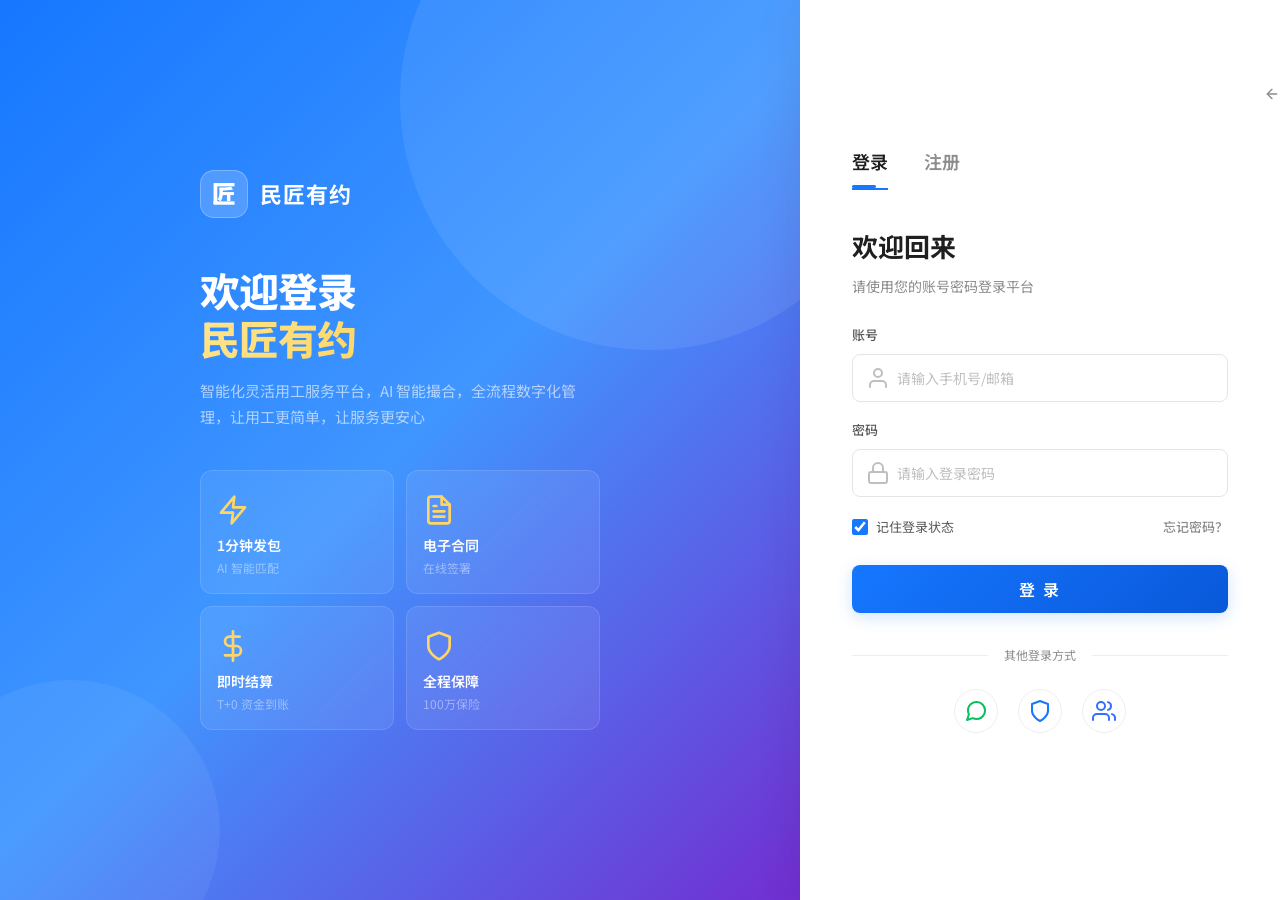
<file: login.html>
<!DOCTYPE html>
<html lang="zh-CN">
<head>
  <meta charset="UTF-8">
  <meta name="viewport" content="width=device-width, initial-scale=1.0">
  <title>登录 / 注册 - 民匠有约</title>
  <link rel="stylesheet" href="css/style.css">
  <style>
    .login-page {
      display: flex;
      min-height: 100vh;
      background: #f0f5ff;
    }
    .login-side {
      flex: 1;
      position: relative;
      display: flex;
      align-items: center;
      justify-content: center;
      padding: 48px;
      overflow: hidden;
      background: linear-gradient(135deg, #1677FF 0%, #4096FF 50%, #722ED1 100%);
    }
    .login-side::before {
      content: '';
      position: absolute;
      width: 500px;
      height: 500px;
      border-radius: 50%;
      background: rgba(255,255,255,0.08);
      top: -150px;
      right: -100px;
      pointer-events: none;
    }
    .login-side::after {
      content: '';
      position: absolute;
      width: 300px;
      height: 300px;
      border-radius: 50%;
      background: rgba(255,255,255,0.06);
      bottom: -80px;
      left: -80px;
      pointer-events: none;
    }
    .login-side-content {
      position: relative;
      z-index: 1;
      max-width: 400px;
      width: 100%;
    }
    .login-side-brand {
      display: flex;
      align-items: center;
      gap: 12px;
      color: #fff;
      font-size: 22px;
      font-weight: 700;
      margin-bottom: 48px;
      letter-spacing: 1px;
    }
    .login-side-brand-icon {
      width: 48px;
      height: 48px;
      border-radius: 14px;
      background: rgba(255,255,255,0.18);
      backdrop-filter: blur(8px);
      display: flex;
      align-items: center;
      justify-content: center;
      font-size: 24px;
      font-weight: 900;
      color: #fff;
      border: 1px solid rgba(255,255,255,0.25);
    }
    .login-side-title {
      font-size: 40px;
      font-weight: 800;
      color: #fff;
      line-height: 1.2;
      margin-bottom: 16px;
      letter-spacing: -1px;
    }
    .login-side-title-grad {
      background: linear-gradient(135deg, #FFE58F, #FFD666);
      -webkit-background-clip: text;
      -webkit-text-fill-color: transparent;
      background-clip: text;
    }
    .login-side-desc {
      color: rgba(255,255,255,0.75);
      font-size: 15px;
      line-height: 1.75;
      margin-bottom: 40px;
    }
    .login-side-features {
      display: grid;
      grid-template-columns: 1fr 1fr;
      gap: 12px;
    }
    .login-side-feature {
      background: rgba(255,255,255,0.08);
      backdrop-filter: blur(8px);
      border: 1px solid rgba(255,255,255,0.12);
      border-radius: var(--radius-lg);
      padding: 16px;
      transition: all 0.3s ease;
    }
    .login-side-feature:hover {
      background: rgba(255,255,255,0.14);
      transform: translateY(-2px);
    }
    .login-side-feature-icon {
      margin-bottom: 8px;
      color: #FFD666;
    }
    .login-side-feature-title {
      font-size: 14px;
      font-weight: 600;
      color: #fff;
      margin-bottom: 2px;
    }
    .login-side-feature-desc {
      font-size: 12px;
      color: rgba(255,255,255,0.6);
    }

    .login-form-wrap {
      width: 480px;
      flex-shrink: 0;
      background: #fff;
      display: flex;
      flex-direction: column;
      padding: 56px 52px;
      box-shadow: -8px 0 40px rgba(0,0,0,0.06);
      overflow-y: auto;
    }
    .login-top-bar {
      position: absolute;
      top: 28px;
      right: 40px;
      font-size: 13px;
    }
    .login-back {
      color: var(--text-muted);
      transition: var(--transition);
      display: flex;
      align-items: center;
      gap: 4px;
    }
    .login-back:hover { color: var(--primary); }

    .login-tab-bar {
      display: flex;
      gap: 0;
      margin-bottom: 36px;
      position: relative;
    }
    .login-tab {
      flex: none;
      padding: 12px 0;
      font-size: 18px;
      font-weight: 600;
      color: var(--text-muted);
      margin-right: 36px;
      position: relative;
      transition: var(--transition);
      cursor: pointer;
    }
    .login-tab.active {
      color: var(--text);
    }
    .login-tab.active::after {
      content: '';
      position: absolute;
      bottom: 0;
      left: 0;
      width: 24px;
      height: 3px;
      background: var(--primary);
      border-radius: 2px;
    }
    .login-tab:hover:not(.active) { color: var(--text-secondary); }

    .login-form-header {
      margin-bottom: 28px;
    }
    .login-welcome {
      font-size: 26px;
      font-weight: 700;
      color: var(--text);
      margin-bottom: 8px;
    }
    .login-welcome-sub {
      font-size: 14px;
      color: var(--text-muted);
    }

    .login-form-group {
      margin-bottom: 18px;
      position: relative;
    }
    .login-form-label {
      display: block;
      font-size: 13px;
      font-weight: 500;
      color: var(--text-secondary);
      margin-bottom: 8px;
    }
    .login-input-wrap {
      position: relative;
    }
    .login-input-icon {
      position: absolute;
      left: 14px;
      top: 50%;
      transform: translateY(-50%);
      color: var(--gray-400);
      pointer-events: none;
      z-index: 1;
    }
    .login-form-input {
      width: 100%;
      height: 48px;
      padding: 0 14px 0 44px;
      border: 1px solid var(--gray-300);
      border-radius: var(--radius);
      font-size: 14px;
      color: var(--text);
      background: #fff;
      transition: var(--transition);
      outline: none;
    }
    .login-form-input:focus {
      border-color: var(--primary);
      box-shadow: 0 0 0 4px rgba(22,119,255,0.06);
    }
    .login-form-input::placeholder { color: var(--gray-400); }

    .login-sms-group {
      display: flex;
      gap: 12px;
    }
    .login-sms-group .login-input-wrap { flex: 1; }
    .login-sms-btn {
      padding: 0 20px;
      height: 48px;
      border: 1px solid var(--gray-300);
      border-radius: var(--radius);
      font-size: 13px;
      font-weight: 500;
      color: var(--primary);
      background: #fff;
      white-space: nowrap;
      transition: var(--transition);
      cursor: pointer;
    }
    .login-sms-btn:hover {
      border-color: var(--primary);
      background: var(--primary-50);
    }
    .login-sms-btn:disabled {
      color: var(--text-muted);
      cursor: not-allowed;
      background: var(--gray-50);
      border-color: var(--gray-300);
    }

    .login-form-row {
      display: flex;
      align-items: center;
      justify-content: space-between;
      margin-bottom: 28px;
      margin-top: 20px;
    }
    .login-checkbox {
      display: flex;
      align-items: center;
      gap: 8px;
      font-size: 13px;
      color: var(--text-secondary);
      cursor: pointer;
      user-select: none;
    }
    .login-checkbox input {
      accent-color: var(--primary);
      width: 16px;
      height: 16px;
    }
    .login-forgot {
      font-size: 13px;
      color: var(--text-muted);
      font-weight: 500;
      transition: var(--transition);
    }
    .login-forgot:hover { color: var(--primary); }

    .login-submit {
      width: 100%;
      height: 48px;
      background: linear-gradient(135deg, var(--primary) 0%, var(--primary-dark) 100%);
      color: #fff;
      font-size: 16px;
      font-weight: 600;
      border-radius: var(--radius);
      transition: all 0.3s ease;
      letter-spacing: 2px;
      box-shadow: 0 4px 16px rgba(22,119,255,0.2);
      cursor: pointer;
      border: none;
    }
    .login-submit:hover {
      transform: translateY(-1px);
      box-shadow: 0 6px 20px rgba(22,119,255,0.25);
    }
    .login-submit:active { transform: translateY(0); }

    .login-divider {
      display: flex;
      align-items: center;
      gap: 16px;
      margin: 32px 0 24px;
    }
    .login-divider-line {
      flex: 1;
      height: 1px;
      background: var(--gray-200);
    }
    .login-divider-text {
      font-size: 12px;
      color: var(--text-muted);
      white-space: nowrap;
    }

    .login-third {
      display: flex;
      justify-content: center;
      gap: 20px;
      margin-bottom: 32px;
    }
    .login-third-btn {
      width: 44px;
      height: 44px;
      border-radius: 50%;
      display: flex;
      align-items: center;
      justify-content: center;
      border: 1px solid var(--gray-200);
      transition: var(--transition);
      background: #fff;
      cursor: pointer;
    }
    .login-third-btn:hover {
      border-color: var(--gray-300);
      box-shadow: 0 4px 12px rgba(0,0,0,0.06);
      transform: translateY(-2px);
    }

    .login-qr-section {
      display: flex;
      flex-direction: column;
      align-items: center;
      padding: 20px 0 10px;
    }
    .login-qr-container {
      width: 220px;
      height: 220px;
      border: 1px solid var(--gray-200);
      border-radius: var(--radius-xl);
      padding: 16px;
      position: relative;
      margin-bottom: 24px;
      background: #fff;
    }
    .login-qr-code {
      width: 100%;
      height: 100%;
      display: grid;
      grid-template-columns: repeat(8, 1fr);
      grid-template-rows: repeat(8, 1fr);
      gap: 2px;
      position: relative;
    }
    .login-qr-scan-line {
      position: absolute;
      top: 0;
      left: 8px;
      right: 8px;
      height: 2px;
      background: linear-gradient(90deg, transparent, var(--primary), transparent);
      border-radius: 2px;
      animation: qrScan 2.5s ease-in-out infinite;
      z-index: 2;
    }
    @keyframes qrScan {
      0% { top: 8px; opacity: 0; }
      10% { opacity: 1; }
      90% { opacity: 1; }
      100% { top: calc(100% - 8px); opacity: 0; }
    }
    .login-qr-tip {
      font-size: 14px;
      color: var(--text-secondary);
      margin-bottom: 6px;
      font-weight: 500;
    }
    .login-qr-sub {
      font-size: 12px;
      color: var(--text-muted);
    }

    .reg-agreement {
      display: flex;
      align-items: flex-start;
      gap: 8px;
      font-size: 12px;
      color: var(--text-secondary);
      margin-bottom: 24px;
      cursor: pointer;
      line-height: 1.6;
    }
    .reg-agreement input {
      margin-top: 2px;
      accent-color: var(--primary);
      flex-shrink: 0;
    }
    .reg-agreement a {
      color: var(--primary);
      transition: var(--transition);
    }
    .reg-agreement a:hover { color: var(--primary-dark); }

    .login-pane { display: none; }
    .login-pane.active { display: block; }

    @media (max-width: 1024px) {
      .login-side { display: none; }
      .login-form-wrap { width: 100%; padding: 40px 32px; }
    }
    @media (max-width: 480px) {
      .login-form-wrap { padding: 32px 20px; }
    }
  </style>
</head>
<body>
  <div class="login-page">
    <div class="login-side">
      <div class="login-side-content">
        <div class="login-side-brand">
          <div class="login-side-brand-icon">匠</div>
          民匠有约
        </div>
        <h1 class="login-side-title">
          欢迎登录<br>
          <span class="login-side-title-grad">民匠有约</span>
        </h1>
        <p class="login-side-desc">
          智能化灵活用工服务平台，AI 智能撮合，全流程数字化管理，让用工更简单，让服务更安心
        </p>
        <div class="login-side-features">
          <div class="login-side-feature">
            <div class="login-side-feature-icon"><span class="icon icon-zap icon-lg"></span></div>
            <div class="login-side-feature-title">1分钟发包</div>
            <div class="login-side-feature-desc">AI 智能匹配</div>
          </div>
          <div class="login-side-feature">
            <div class="login-side-feature-icon"><span class="icon icon-file-text icon-lg"></span></div>
            <div class="login-side-feature-title">电子合同</div>
            <div class="login-side-feature-desc">在线签署</div>
          </div>
          <div class="login-side-feature">
            <div class="login-side-feature-icon"><span class="icon icon-dollar icon-lg"></span></div>
            <div class="login-side-feature-title">即时结算</div>
            <div class="login-side-feature-desc">T+0 资金到账</div>
          </div>
          <div class="login-side-feature">
            <div class="login-side-feature-icon"><span class="icon icon-shield icon-lg"></span></div>
            <div class="login-side-feature-title">全程保障</div>
            <div class="login-side-feature-desc">100万保险</div>
          </div>
        </div>
      </div>
    </div>

    <div class="login-form-wrap">
      <div class="login-top-bar">
        <a href="index.html" class="login-back">
          <span class="icon icon-arrow-left icon-sm"></span>
          返回首页
        </a>
      </div>

      <div class="login-tab-bar">
        <div class="login-tab active" data-tab="login">登录</div>
        <div class="login-tab" data-tab="register">注册</div>
      </div>

      <div class="login-pane active" data-pane="login">
        <div class="login-form-header">
          <div class="login-welcome">欢迎回来</div>
          <div class="login-welcome-sub">请使用您的账号密码登录平台</div>
        </div>

        <div class="login-form-group">
          <label class="login-form-label">账号</label>
          <div class="login-input-wrap">
            <span class="icon icon-user login-input-icon"></span>
            <input type="text" class="login-form-input" placeholder="请输入手机号/邮箱" />
          </div>
        </div>
        <div class="login-form-group">
          <label class="login-form-label">密码</label>
          <div class="login-input-wrap">
            <span class="icon icon-lock login-input-icon"></span>
            <input type="password" class="login-form-input" placeholder="请输入登录密码" />
          </div>
        </div>
        <div class="login-form-row">
          <label class="login-checkbox">
            <input type="checkbox" checked> 记住登录状态
          </label>
          <a href="#" class="login-forgot">忘记密码？</a>
        </div>
        <button class="login-submit">登 录</button>

        <div class="login-divider">
          <span class="login-divider-line"></span>
          <span class="login-divider-text">其他登录方式</span>
          <span class="login-divider-line"></span>
        </div>
        <div class="login-third">
          <div class="login-third-btn" title="微信登录">
            <span class="icon icon-message" style="color: #07C160;"></span>
          </div>
          <div class="login-third-btn" title="支付宝登录">
            <span class="icon icon-shield" style="color: #1677FF;"></span>
          </div>
          <div class="login-third-btn" title="钉钉登录">
            <span class="icon icon-users" style="color: #3370FF;"></span>
          </div>
        </div>
      </div>

      <div class="login-pane" data-pane="register">
        <div class="login-form-header">
          <div class="login-welcome">创建账号</div>
          <div class="login-welcome-sub">注册即享全平台服务</div>
        </div>

        <div class="login-form-group">
          <label class="login-form-label">手机号</label>
          <div class="login-input-wrap">
            <span class="icon icon-phone login-input-icon"></span>
            <input type="tel" class="login-form-input" placeholder="请输入手机号" />
          </div>
        </div>
        <div class="login-form-group">
          <label class="login-form-label">验证码</label>
          <div class="login-sms-group">
            <div class="login-input-wrap">
              <span class="icon icon-shield login-input-icon"></span>
              <input type="text" class="login-form-input" placeholder="请输入验证码" />
            </div>
            <button class="login-sms-btn" id="regSmsBtn">获取验证码</button>
          </div>
        </div>
        <div class="login-form-group">
          <label class="login-form-label">设置密码</label>
          <div class="login-input-wrap">
            <span class="icon icon-lock login-input-icon"></span>
            <input type="password" class="login-form-input" placeholder="请设置登录密码（8-20位）" />
          </div>
        </div>
        <div class="login-form-group">
          <label class="login-form-label">确认密码</label>
          <div class="login-input-wrap">
            <span class="icon icon-shield login-input-icon"></span>
            <input type="password" class="login-form-input" placeholder="请再次输入密码" />
          </div>
        </div>

        <label class="reg-agreement">
          <input type="checkbox" />
          <span>我已阅读并同意 <a href="#">《用户协议》</a> 和 <a href="#">《隐私政策》</a></span>
        </label>

        <button class="login-submit">立即注册</button>
      </div>
    </div>
  </div>

  <script>
    document.querySelectorAll('.login-tab').forEach(function(tab) {
      tab.addEventListener('click', function() {
        var tabType = this.dataset.tab;
        document.querySelectorAll('.login-tab').forEach(function(t) { t.classList.remove('active'); });
        this.classList.add('active');
        document.querySelectorAll('.login-pane').forEach(function(pane) {
          pane.classList.toggle('active', pane.dataset.pane === tabType);
        });
      });
    });

    var regSmsBtn = document.getElementById('regSmsBtn');
    if (regSmsBtn) {
      regSmsBtn.addEventListener('click', function() {
        var btn = this;
        if (btn.disabled) return;
        var count = 60;
        btn.disabled = true;
        btn.textContent = count + 's 后重发';
        var timer = setInterval(function() {
          count--;
          if (count <= 0) {
            clearInterval(timer);
            btn.disabled = false;
            btn.textContent = '获取验证码';
          } else {
            btn.textContent = count + 's 后重发';
          }
        }, 1000);
      });
    }
  </script>
</body>
</html>
</file>
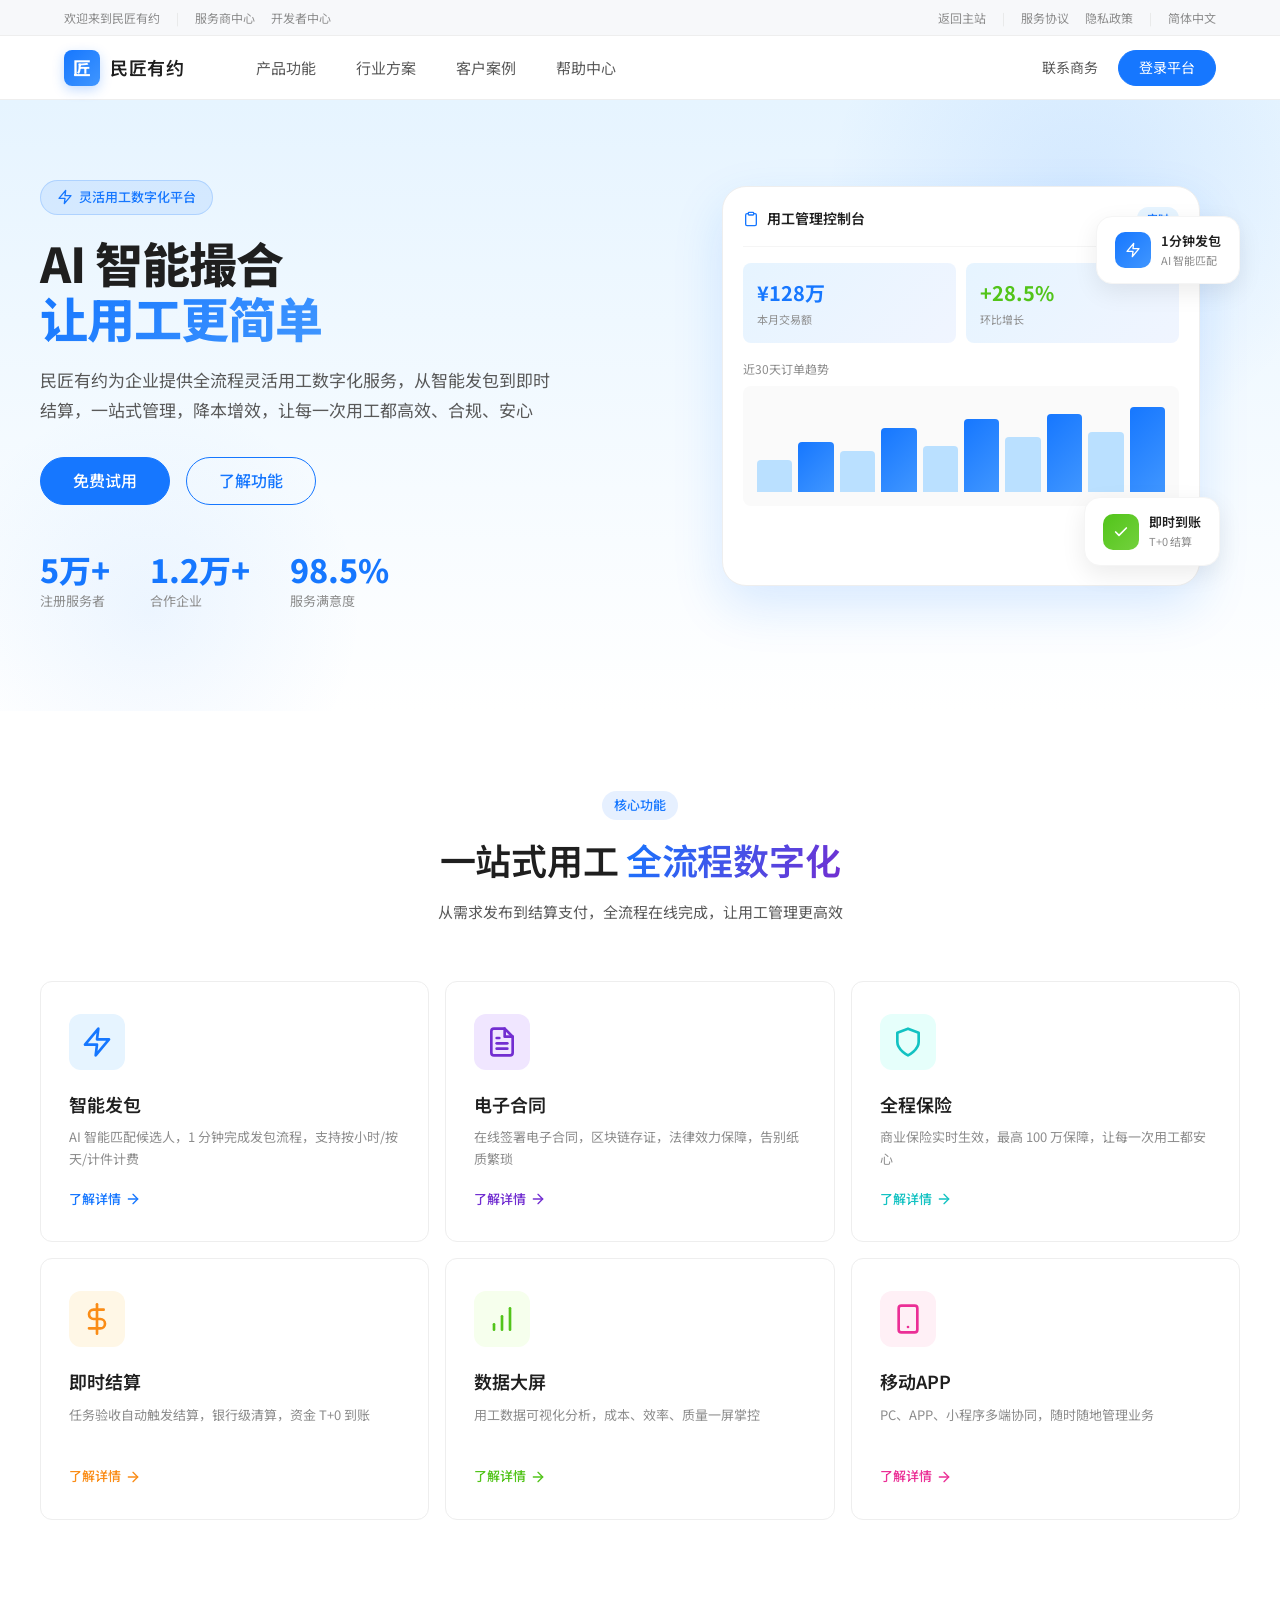
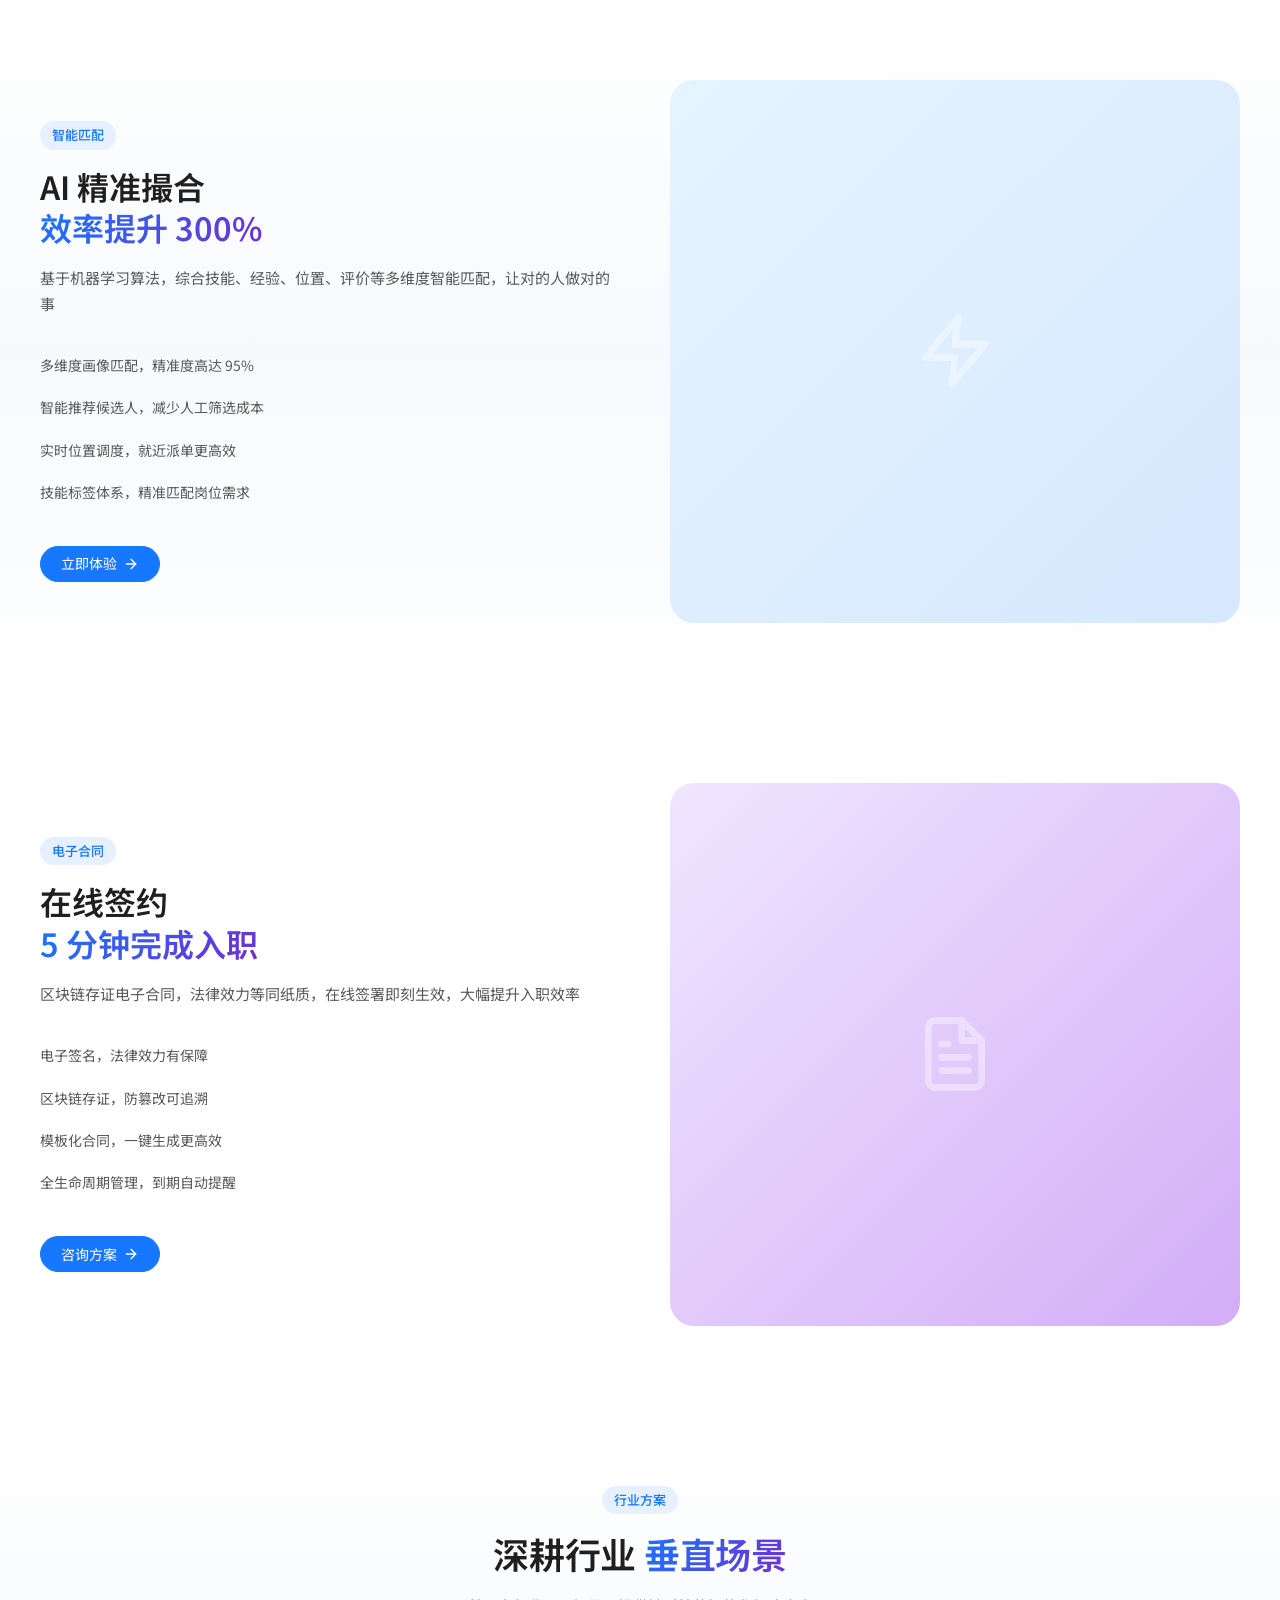
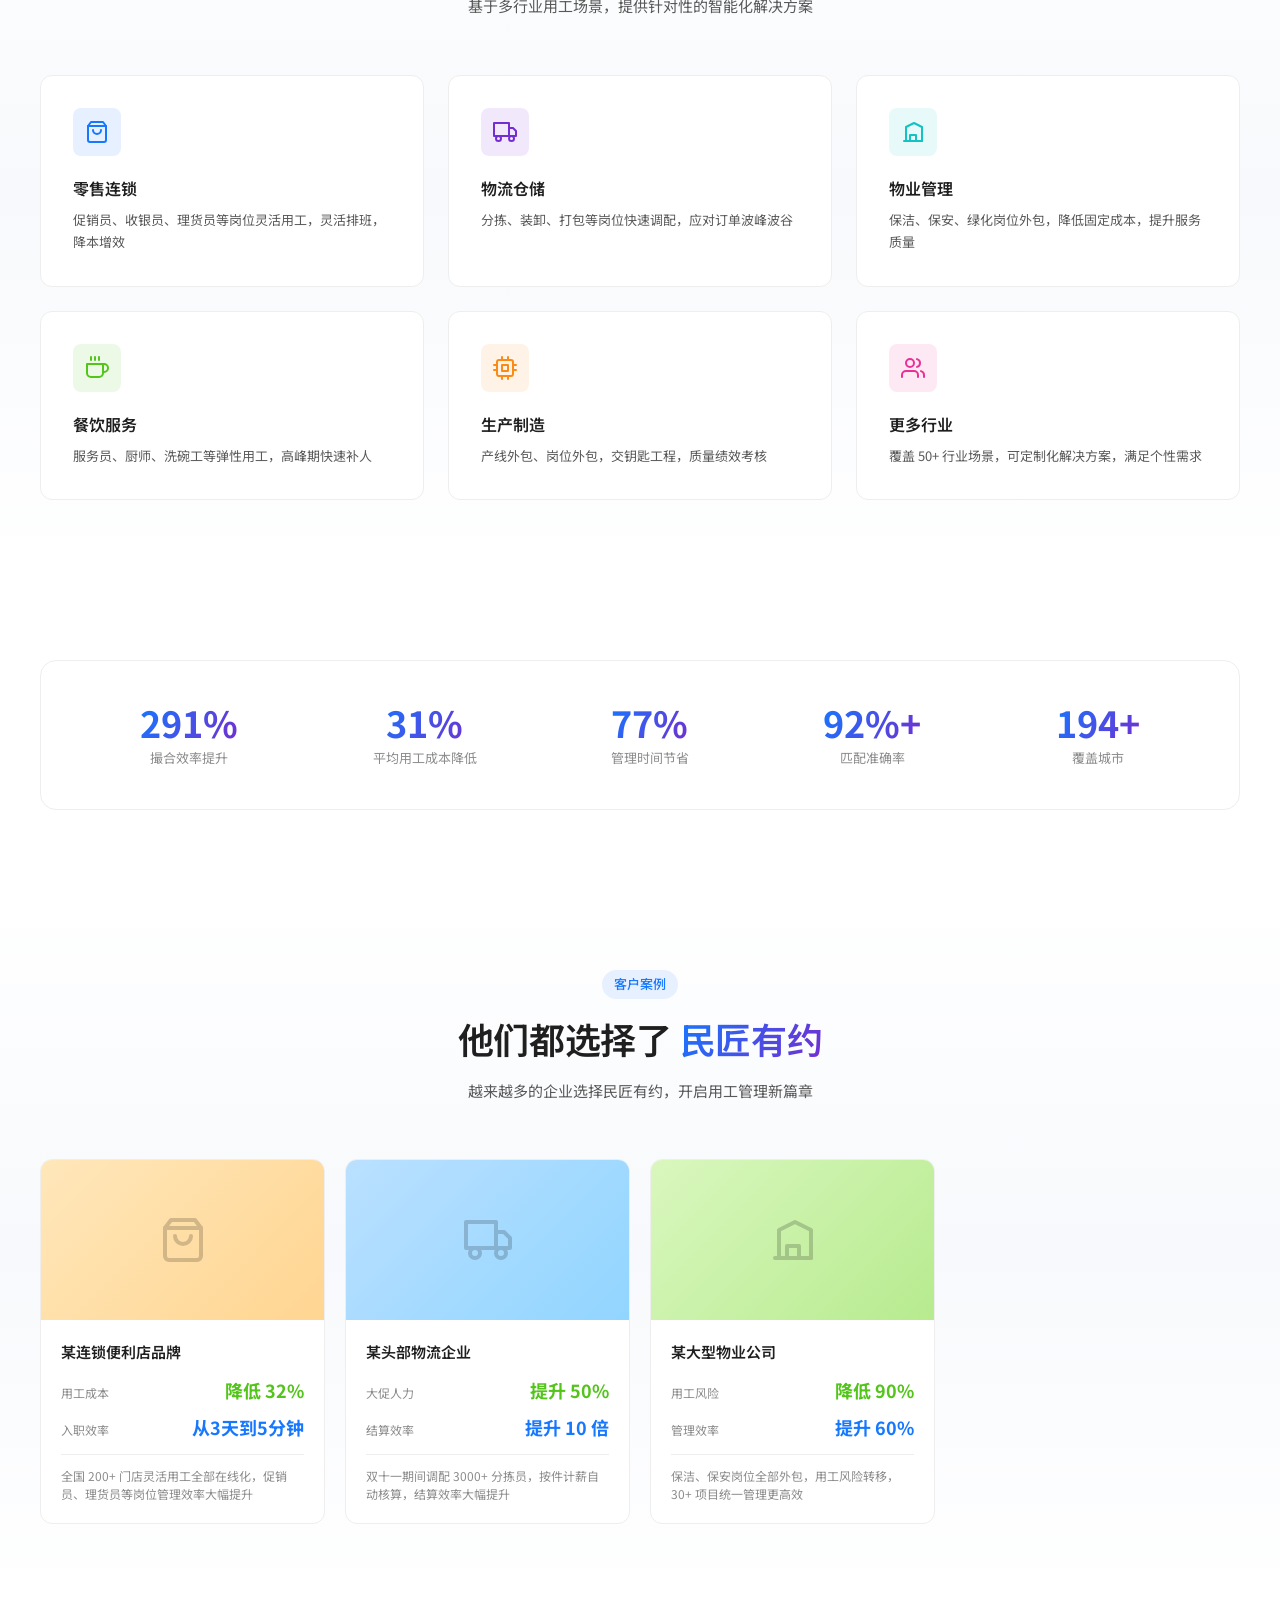
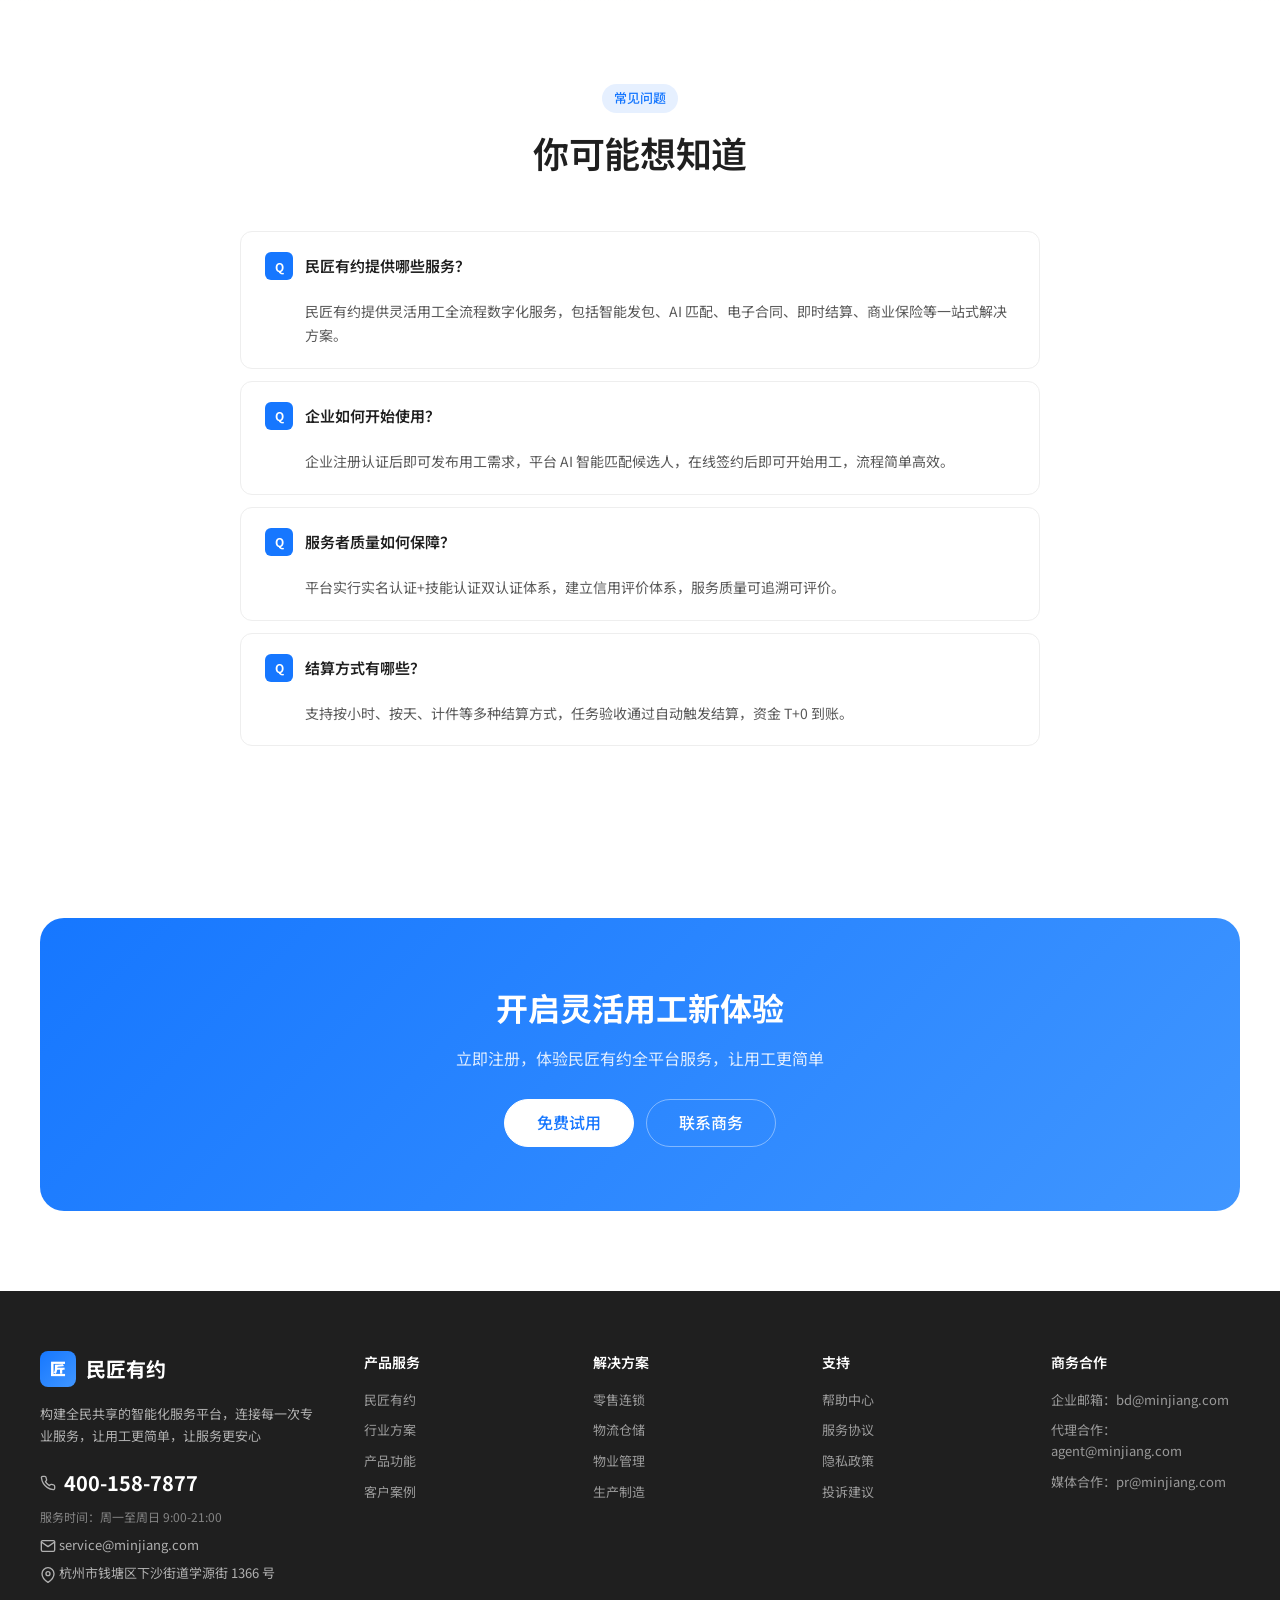
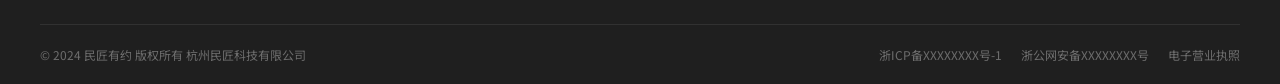
<file: minjiang.html>
<!DOCTYPE html>
<html lang="zh-CN">
<head>
  <meta charset="UTF-8">
  <meta name="viewport" content="width=device-width, initial-scale=1.0">
  <title>民匠有约 - 灵活用工数字化平台</title>
  <link rel="stylesheet" href="css/style.css">
  <style>
    :root {
      --brand-primary: #1677FF;
      --brand-primary-dark: #0958D9;
      --brand-primary-50: #E6F4FF;
      --brand-primary-100: #BAE0FF;
      --brand-grad: linear-gradient(135deg, #1677FF 0%, #4096FF 100%);
      --brand-grad-light: linear-gradient(180deg, #E6F4FF 0%, #FFFFFF 100%);
    }

    .page-hero {
      position: relative;
      padding: 80px 24px 100px;
      background: var(--brand-grad-light);
      overflow: hidden;
    }
    .page-hero::before {
      content: '';
      position: absolute;
      top: -200px;
      right: -100px;
      width: 600px;
      height: 600px;
      background: radial-gradient(circle, rgba(22,119,255,0.1) 0%, transparent 60%);
      border-radius: 50%;
      pointer-events: none;
    }
    .page-hero::after {
      content: '';
      position: absolute;
      bottom: -150px;
      left: -100px;
      width: 500px;
      height: 500px;
      background: radial-gradient(circle, rgba(64,150,255,0.08) 0%, transparent 60%);
      border-radius: 50%;
      pointer-events: none;
    }
    .page-hero-inner {
      max-width: var(--container);
      margin: 0 auto;
      position: relative;
      z-index: 2;
      display: grid;
      grid-template-columns: 1.2fr 1fr;
      gap: 60px;
      align-items: center;
    }
    .page-hero-tag {
      display: inline-flex;
      align-items: center;
      gap: 6px;
      padding: 6px 16px;
      background: rgba(22,119,255,0.1);
      color: var(--brand-primary);
      font-size: 13px;
      font-weight: 500;
      border-radius: var(--radius-full);
      margin-bottom: 20px;
      border: 1px solid rgba(22,119,255,0.2);
    }
    .page-hero-title {
      font-size: 48px;
      font-weight: 800;
      color: var(--text);
      line-height: 1.15;
      margin-bottom: 20px;
      letter-spacing: -1px;
    }
    .page-hero-title-grad {
      background: var(--brand-grad);
      -webkit-background-clip: text;
      -webkit-text-fill-color: transparent;
      background-clip: text;
    }
    .page-hero-desc {
      font-size: 17px;
      color: var(--text-secondary);
      line-height: 1.75;
      margin-bottom: 32px;
      max-width: 520px;
    }
    .page-hero-actions {
      display: flex;
      gap: 16px;
      margin-bottom: 48px;
    }
    .page-hero-stat-row {
      display: flex;
      gap: 40px;
    }
    .page-hero-stat-item {
      text-align: left;
    }
    .page-hero-stat-num {
      font-size: 32px;
      font-weight: 800;
      color: var(--brand-primary);
      line-height: 1;
      margin-bottom: 6px;
    }
    .page-hero-stat-label {
      font-size: 13px;
      color: var(--text-muted);
    }

    .page-hero-visual {
      position: relative;
      height: 420px;
    }
    .hero-mockup {
      position: absolute;
      background: #fff;
      border-radius: var(--radius-2xl);
      box-shadow: 0 20px 50px rgba(22,119,255,0.15);
      border: 1px solid var(--gray-200);
      overflow: hidden;
    }
    .hero-mockup-main {
      top: 0;
      left: 0;
      right: 40px;
      bottom: 20px;
      padding: 20px;
    }
    .mockup-header {
      display: flex;
      align-items: center;
      justify-content: space-between;
      padding-bottom: 16px;
      border-bottom: 1px solid var(--gray-100);
      margin-bottom: 16px;
    }
    .mockup-title {
      font-size: 14px;
      font-weight: 600;
      color: var(--text);
      display: flex;
      align-items: center;
      gap: 8px;
    }
    .mockup-badge {
      padding: 3px 10px;
      background: var(--brand-primary-50);
      color: var(--brand-primary);
      font-size: 11px;
      font-weight: 500;
      border-radius: var(--radius-full);
    }
    .mockup-stats {
      display: grid;
      grid-template-columns: 1fr 1fr;
      gap: 10px;
      margin-bottom: 16px;
    }
    .mockup-stat-card {
      padding: 14px;
      border-radius: var(--radius);
      background: linear-gradient(135deg, var(--brand-primary-50), #F0F5FF);
    }
    .mockup-stat-num {
      font-size: 20px;
      font-weight: 700;
      color: var(--brand-primary);
    }
    .mockup-stat-label {
      font-size: 11px;
      color: var(--text-muted);
      margin-top: 2px;
    }
    .mockup-chart {
      background: var(--gray-50);
      border-radius: var(--radius);
      padding: 14px;
      height: 120px;
      display: flex;
      align-items: flex-end;
      gap: 6px;
    }
    .mockup-bar {
      flex: 1;
      background: var(--brand-primary-100);
      border-radius: 4px 4px 0 0;
      transition: height 0.3s;
    }
    .mockup-bar.primary {
      background: var(--brand-grad);
    }
    .mockup-float {
      position: absolute;
      background: #fff;
      border-radius: var(--radius-xl);
      padding: 14px 18px;
      box-shadow: 0 8px 24px rgba(0,0,0,0.08);
      border: 1px solid var(--gray-100);
      display: flex;
      align-items: center;
      gap: 10px;
    }
    .mockup-float-1 {
      top: 30px;
      right: 0;
      animation: floatY 3s ease-in-out infinite;
    }
    .mockup-float-2 {
      bottom: 40px;
      right: 20px;
      animation: floatY 3s ease-in-out infinite 1s;
    }
    .mockup-float-icon {
      width: 36px;
      height: 36px;
      border-radius: 10px;
      display: flex;
      align-items: center;
      justify-content: center;
      color: #fff;
    }
    .mockup-float-icon.blue { background: var(--brand-grad); }
    .mockup-float-icon.green { background: linear-gradient(135deg, #52C41A, #73D13D); }
    .mockup-float-title {
      font-size: 13px;
      font-weight: 600;
      color: var(--text);
    }
    .mockup-float-sub {
      font-size: 11px;
      color: var(--text-muted);
    }
    @keyframes floatY {
      0%, 100% { transform: translateY(0); }
      50% { transform: translateY(-10px); }
    }

    .section-soft-grad {
      background: linear-gradient(180deg, #FFFFFF 0%, #F7F9FC 50%, #FFFFFF 100%);
    }

    .brand-cta {
      background: var(--brand-grad);
    }

    .icon-primary-brand {
      color: var(--brand-primary);
    }

    @media (max-width: 900px) {
      .page-hero-inner {
        grid-template-columns: 1fr;
        gap: 40px;
      }
      .page-hero-title { font-size: 32px; }
      .page-hero-visual { height: 320px; }
      .page-hero-stat-row { gap: 24px; flex-wrap: wrap; }
    }
  </style>
</head>
<body>
  <!-- TOPBAR -->
  <div class="topbar">
    <div class="topbar-inner">
      <div class="topbar-left">
        <span>欢迎来到民匠有约</span>
        <span class="topbar-divider">|</span>
        <a href="#">服务商中心</a>
        <a href="#">开发者中心</a>
      </div>
      <div class="topbar-right">
        <a href="index.html">返回主站</a>
        <span class="topbar-divider">|</span>
        <a href="#">服务协议</a>
        <a href="#">隐私政策</a>
        <span class="topbar-divider">|</span>
        <a href="#">简体中文</a>
      </div>
    </div>
  </div>

  <!-- NAVBAR -->
  <nav class="navbar" id="navbar">
    <div class="nav-inner">
      <div class="nav-left">
        <a href="index.html" class="nav-brand">
          <div class="nav-brand-icon" style="background: var(--brand-grad);">匠</div>
          民匠有约
        </a>
        <div class="nav-links">
          <a href="#features" class="nav-link">产品功能</a>
          <a href="#solutions" class="nav-link">行业方案</a>
          <a href="#cases" class="nav-link">客户案例</a>
          <a href="#faq" class="nav-link">帮助中心</a>
        </div>
      </div>
      <div class="nav-right">
        <a href="contact.html" class="nav-link-text">联系商务</a>
        <a href="login.html?platform=minjiang" class="btn btn-primary">登录平台</a>
      </div>
    </div>
  </nav>

  <!-- HERO -->
  <section class="page-hero">
    <div class="page-hero-inner">
      <div class="reveal">
        <span class="page-hero-tag">
          <span class="icon icon-zap icon-sm"></span>
          灵活用工数字化平台
        </span>
        <h1 class="page-hero-title">
          AI 智能撮合<br>
          <span class="page-hero-title-grad">让用工更简单</span>
        </h1>
        <p class="page-hero-desc">
          民匠有约为企业提供全流程灵活用工数字化服务，从智能发包到即时结算，一站式管理，降本增效，让每一次用工都高效、合规、安心
        </p>
        <div class="page-hero-actions">
          <a href="login.html?platform=minjiang" class="btn btn-primary btn-large">免费试用</a>
          <a href="#features" class="btn btn-outline btn-large">了解功能</a>
        </div>
        <div class="page-hero-stat-row">
          <div class="page-hero-stat-item">
            <div class="page-hero-stat-num">5万+</div>
            <div class="page-hero-stat-label">注册服务者</div>
          </div>
          <div class="page-hero-stat-item">
            <div class="page-hero-stat-num">1.2万+</div>
            <div class="page-hero-stat-label">合作企业</div>
          </div>
          <div class="page-hero-stat-item">
            <div class="page-hero-stat-num">98.5%</div>
            <div class="page-hero-stat-label">服务满意度</div>
          </div>
        </div>
      </div>

      <div class="page-hero-visual reveal">
        <div class="hero-mockup hero-mockup-main">
          <div class="mockup-header">
            <div class="mockup-title">
              <span class="icon icon-clipboard icon-sm icon-primary-brand"></span>
              用工管理控制台
            </div>
            <span class="mockup-badge">实时</span>
          </div>
          <div class="mockup-stats">
            <div class="mockup-stat-card">
              <div class="mockup-stat-num">¥128万</div>
              <div class="mockup-stat-label">本月交易额</div>
            </div>
            <div class="mockup-stat-card">
              <div class="mockup-stat-num" style="color: var(--green);">+28.5%</div>
              <div class="mockup-stat-label">环比增长</div>
            </div>
          </div>
          <div style="font-size: 12px; color: var(--text-muted); margin-bottom: 8px;">近30天订单趋势</div>
          <div class="mockup-chart">
            <div class="mockup-bar" style="height: 35%;"></div>
            <div class="mockup-bar primary" style="height: 55%;"></div>
            <div class="mockup-bar" style="height: 45%;"></div>
            <div class="mockup-bar primary" style="height: 70%;"></div>
            <div class="mockup-bar" style="height: 50%;"></div>
            <div class="mockup-bar primary" style="height: 80%;"></div>
            <div class="mockup-bar" style="height: 60%;"></div>
            <div class="mockup-bar primary" style="height: 85%;"></div>
            <div class="mockup-bar" style="height: 65%;"></div>
            <div class="mockup-bar primary" style="height: 92%;"></div>
          </div>
        </div>
        <div class="mockup-float mockup-float-1">
          <div class="mockup-float-icon blue">
            <span class="icon icon-zap icon-sm"></span>
          </div>
          <div>
            <div class="mockup-float-title">1分钟发包</div>
            <div class="mockup-float-sub">AI 智能匹配</div>
          </div>
        </div>
        <div class="mockup-float mockup-float-2">
          <div class="mockup-float-icon green">
            <span class="icon icon-check icon-sm"></span>
          </div>
          <div>
            <div class="mockup-float-title">即时到账</div>
            <div class="mockup-float-sub">T+0 结算</div>
          </div>
        </div>
      </div>
    </div>
  </section>

  <!-- 核心功能 -->
  <section class="section" id="features">
    <div class="section-header reveal">
      <span class="section-tag">核心功能</span>
      <h2 class="section-title">一站式用工 <span class="section-title-grad">全流程数字化</span></h2>
      <p class="section-desc">从需求发布到结算支付，全流程在线完成，让用工管理更高效</p>
    </div>
    <div class="product-matrix">
      <div class="product-card reveal" style="--accent: #1677FF; --accent-bg: #E6F4FF;">
        <div class="product-card-icon"><span class="icon icon-zap"></span></div>
        <div class="product-card-title">智能发包</div>
        <div class="product-card-text">AI 智能匹配候选人，1 分钟完成发包流程，支持按小时/按天/计件计费</div>
        <span class="product-card-link">了解详情 <span class="icon icon-arrow-right icon-sm"></span></span>
      </div>
      <div class="product-card reveal" style="--accent: #722ED1; --accent-bg: #F0E6FF;">
        <div class="product-card-icon"><span class="icon icon-file-text"></span></div>
        <div class="product-card-title">电子合同</div>
        <div class="product-card-text">在线签署电子合同，区块链存证，法律效力保障，告别纸质繁琐</div>
        <span class="product-card-link">了解详情 <span class="icon icon-arrow-right icon-sm"></span></span>
      </div>
      <div class="product-card reveal" style="--accent: #13C2C2; --accent-bg: #E6FFFB;">
        <div class="product-card-icon"><span class="icon icon-shield"></span></div>
        <div class="product-card-title">全程保险</div>
        <div class="product-card-text">商业保险实时生效，最高 100 万保障，让每一次用工都安心</div>
        <span class="product-card-link">了解详情 <span class="icon icon-arrow-right icon-sm"></span></span>
      </div>
      <div class="product-card reveal" style="--accent: #FA8C16; --accent-bg: #FFF7E6;">
        <div class="product-card-icon"><span class="icon icon-dollar"></span></div>
        <div class="product-card-title">即时结算</div>
        <div class="product-card-text">任务验收自动触发结算，银行级清算，资金 T+0 到账</div>
        <span class="product-card-link">了解详情 <span class="icon icon-arrow-right icon-sm"></span></span>
      </div>
      <div class="product-card reveal" style="--accent: #52C41A; --accent-bg: #F6FFED;">
        <div class="product-card-icon"><span class="icon icon-bar-chart"></span></div>
        <div class="product-card-title">数据大屏</div>
        <div class="product-card-text">用工数据可视化分析，成本、效率、质量一屏掌控</div>
        <span class="product-card-link">了解详情 <span class="icon icon-arrow-right icon-sm"></span></span>
      </div>
      <div class="product-card reveal" style="--accent: #EB2F96; --accent-bg: #FFF0F6;">
        <div class="product-card-icon"><span class="icon icon-smartphone"></span></div>
        <div class="product-card-title">移动APP</div>
        <div class="product-card-text">PC、APP、小程序多端协同，随时随地管理业务</div>
        <span class="product-card-link">了解详情 <span class="icon icon-arrow-right icon-sm"></span></span>
      </div>
    </div>
  </section>

  <!-- 功能展示1 -->
  <section class="section section-soft-grad">
    <div class="showcase">
      <div class="reveal">
        <span class="section-tag">智能匹配</span>
        <h3 class="showcase-content-title">AI 精准撮合 <br><span class="section-title-grad">效率提升 300%</span></h3>
        <p class="showcase-content-text">基于机器学习算法，综合技能、经验、位置、评价等多维度智能匹配，让对的人做对的事</p>
        <ul class="showcase-list">
          <li>多维度画像匹配，精准度高达 95%</li>
          <li>智能推荐候选人，减少人工筛选成本</li>
          <li>实时位置调度，就近派单更高效</li>
          <li>技能标签体系，精准匹配岗位需求</li>
        </ul>
        <a href="login.html?platform=minjiang" class="btn btn-primary">立即体验 <span class="icon icon-arrow-right icon-sm"></span></a>
      </div>
      <div class="showcase-visual reveal" style="background: linear-gradient(135deg, #E6F4FF, #D6E8FF);">
        <span class="icon icon-zap icon-white" style="width:80px;height:80px;opacity:0.4;"></span>
      </div>
    </div>
  </section>

  <!-- 功能展示2 -->
  <section class="section">
    <div class="showcase">
      <div class="showcase-visual reveal" style="background: linear-gradient(135deg, #F0E6FF, #D3ADF7); order: 2;">
        <span class="icon icon-file-text icon-white" style="width:80px;height:80px;opacity:0.4;"></span>
      </div>
      <div class="reveal" style="order: 1;">
        <span class="section-tag">电子合同</span>
        <h3 class="showcase-content-title">在线签约 <br><span class="section-title-grad">5 分钟完成入职</span></h3>
        <p class="showcase-content-text">区块链存证电子合同，法律效力等同纸质，在线签署即刻生效，大幅提升入职效率</p>
        <ul class="showcase-list">
          <li>电子签名，法律效力有保障</li>
          <li>区块链存证，防篡改可追溯</li>
          <li>模板化合同，一键生成更高效</li>
          <li>全生命周期管理，到期自动提醒</li>
        </ul>
        <a href="contact.html" class="btn btn-primary">咨询方案 <span class="icon icon-arrow-right icon-sm"></span></a>
      </div>
    </div>
  </section>

  <!-- 行业方案 -->
  <section class="section section-soft-grad" id="solutions">
    <div class="section-header reveal">
      <span class="section-tag">行业方案</span>
      <h2 class="section-title">深耕行业 <span class="section-title-grad">垂直场景</span></h2>
      <p class="section-desc">基于多行业用工场景，提供针对性的智能化解决方案</p>
    </div>
    <div class="feature-grid">
      <div class="feature-card reveal">
        <div class="feature-icon"><span class="icon icon-shopping-bag"></span></div>
        <div class="feature-title">零售连锁</div>
        <div class="feature-text">促销员、收银员、理货员等岗位灵活用工，灵活排班，降本增效</div>
      </div>
      <div class="feature-card purple reveal">
        <div class="feature-icon"><span class="icon icon-truck"></span></div>
        <div class="feature-title">物流仓储</div>
        <div class="feature-text">分拣、装卸、打包等岗位快速调配，应对订单波峰波谷</div>
      </div>
      <div class="feature-card cyan reveal">
        <div class="feature-icon"><span class="icon icon-building"></span></div>
        <div class="feature-title">物业管理</div>
        <div class="feature-text">保洁、保安、绿化岗位外包，降低固定成本，提升服务质量</div>
      </div>
      <div class="feature-card green reveal">
        <div class="feature-icon"><span class="icon icon-coffee"></span></div>
        <div class="feature-title">餐饮服务</div>
        <div class="feature-text">服务员、厨师、洗碗工等弹性用工，高峰期快速补人</div>
      </div>
      <div class="feature-card orange reveal">
        <div class="feature-icon"><span class="icon icon-cpu"></span></div>
        <div class="feature-title">生产制造</div>
        <div class="feature-text">产线外包、岗位外包，交钥匙工程，质量绩效考核</div>
      </div>
      <div class="feature-card pink reveal">
        <div class="feature-icon"><span class="icon icon-users"></span></div>
        <div class="feature-title">更多行业</div>
        <div class="feature-text">覆盖 50+ 行业场景，可定制化解决方案，满足个性需求</div>
      </div>
    </div>
  </section>

  <!-- 核心优势 -->
  <section class="section">
    <div class="stats-row reveal">
      <div class="stat-item">
        <div class="stat-num">300%</div>
        <div class="stat-label">撮合效率提升</div>
      </div>
      <div class="stat-item">
        <div class="stat-num">32%</div>
        <div class="stat-label">平均用工成本降低</div>
      </div>
      <div class="stat-item">
        <div class="stat-num">80%</div>
        <div class="stat-label">管理时间节省</div>
      </div>
      <div class="stat-item">
        <div class="stat-num">95%+</div>
        <div class="stat-label">匹配准确率</div>
      </div>
      <div class="stat-item">
        <div class="stat-num">200+</div>
        <div class="stat-label">覆盖城市</div>
      </div>
    </div>
  </section>

  <!-- 客户案例 -->
  <section class="section section-soft-grad" id="cases">
    <div class="section-header reveal">
      <span class="section-tag">客户案例</span>
      <h2 class="section-title">他们都选择了 <span class="section-title-grad">民匠有约</span></h2>
      <p class="section-desc">越来越多的企业选择民匠有约，开启用工管理新篇章</p>
    </div>
    <div class="case-grid">
      <div class="case-card reveal">
        <div class="case-img" style="background: linear-gradient(135deg, #FFE7BA, #FFD591);">
          <span class="icon icon-shopping-bag" style="width:48px;height:48px;color:rgba(0,0,0,0.3);"></span>
        </div>
        <div class="case-body">
          <div class="case-name">某连锁便利店品牌</div>
          <div class="case-stats">
            <div class="case-stat-row">
              <span class="case-stat-label">用工成本</span>
              <span class="case-stat-value green">降低 32%</span>
            </div>
            <div class="case-stat-row">
              <span class="case-stat-label">入职效率</span>
              <span class="case-stat-value">从3天到5分钟</span>
            </div>
          </div>
          <div class="case-desc">全国 200+ 门店灵活用工全部在线化，促销员、理货员等岗位管理效率大幅提升</div>
        </div>
      </div>
      <div class="case-card reveal">
        <div class="case-img" style="background: linear-gradient(135deg, #BAE0FF, #91D5FF);">
          <span class="icon icon-truck" style="width:48px;height:48px;color:rgba(0,0,0,0.3);"></span>
        </div>
        <div class="case-body">
          <div class="case-name">某头部物流企业</div>
          <div class="case-stats">
            <div class="case-stat-row">
              <span class="case-stat-label">大促人力</span>
              <span class="case-stat-value green">提升 50%</span>
            </div>
            <div class="case-stat-row">
              <span class="case-stat-label">结算效率</span>
              <span class="case-stat-value">提升 10 倍</span>
            </div>
          </div>
          <div class="case-desc">双十一期间调配 3000+ 分拣员，按件计薪自动核算，结算效率大幅提升</div>
        </div>
      </div>
      <div class="case-card reveal">
        <div class="case-img" style="background: linear-gradient(135deg, #D9F7BE, #B7EB8F);">
          <span class="icon icon-building" style="width:48px;height:48px;color:rgba(0,0,0,0.3);"></span>
        </div>
        <div class="case-body">
          <div class="case-name">某大型物业公司</div>
          <div class="case-stats">
            <div class="case-stat-row">
              <span class="case-stat-label">用工风险</span>
              <span class="case-stat-value green">降低 90%</span>
            </div>
            <div class="case-stat-row">
              <span class="case-stat-label">管理效率</span>
              <span class="case-stat-value">提升 60%</span>
            </div>
          </div>
          <div class="case-desc">保洁、保安岗位全部外包，用工风险转移，30+ 项目统一管理更高效</div>
        </div>
      </div>
    </div>
  </section>

  <!-- FAQ -->
  <section class="section" id="faq">
    <div class="section-header reveal">
      <span class="section-tag">常见问题</span>
      <h2 class="section-title">你可能想知道</h2>
    </div>
    <div class="faq-wrap reveal">
      <div class="faq-item">
        <div class="faq-q">民匠有约提供哪些服务？</div>
        <div class="faq-a">民匠有约提供灵活用工全流程数字化服务，包括智能发包、AI 匹配、电子合同、即时结算、商业保险等一站式解决方案。</div>
      </div>
      <div class="faq-item">
        <div class="faq-q">企业如何开始使用？</div>
        <div class="faq-a">企业注册认证后即可发布用工需求，平台 AI 智能匹配候选人，在线签约后即可开始用工，流程简单高效。</div>
      </div>
      <div class="faq-item">
        <div class="faq-q">服务者质量如何保障？</div>
        <div class="faq-a">平台实行实名认证+技能认证双认证体系，建立信用评价体系，服务质量可追溯可评价。</div>
      </div>
      <div class="faq-item">
        <div class="faq-q">结算方式有哪些？</div>
        <div class="faq-a">支持按小时、按天、计件等多种结算方式，任务验收通过自动触发结算，资金 T+0 到账。</div>
      </div>
    </div>
  </section>

  <!-- CTA -->
  <section class="section">
    <div class="cta-banner brand-cta reveal">
      <div class="cta-inner">
        <h2 class="cta-title">开启灵活用工新体验</h2>
        <p class="cta-desc">立即注册，体验民匠有约全平台服务，让用工更简单</p>
        <div class="cta-actions">
          <a href="login.html?platform=minjiang" class="btn btn-white btn-large">免费试用</a>
          <a href="contact.html" class="btn btn-ghost-white btn-large">联系商务</a>
        </div>
      </div>
    </div>
  </section>

  <!-- FOOTER -->
  <footer class="footer">
    <div class="footer-inner">
      <div class="footer-top">
        <div>
          <div class="footer-brand">
            <div class="footer-brand-icon" style="background: var(--brand-grad);">匠</div>
            民匠有约
          </div>
          <p class="footer-desc">构建全民共享的智能化服务平台，连接每一次专业服务，让用工更简单，让服务更安心</p>
          <div class="footer-contact">
            <div class="footer-contact-row">
              <span class="icon icon-phone icon-sm"></span>
              <span class="footer-hotline">400-158-7877</span>
            </div>
            <div class="footer-tip">服务时间：周一至周日 9:00-21:00</div>
            <div><span class="icon icon-mail icon-sm"></span> service@minjiang.com</div>
            <div><span class="icon icon-map-pin icon-sm"></span> 杭州市钱塘区下沙街道学源街 1366 号</div>
          </div>
        </div>
        <div>
          <div class="footer-title">产品服务</div>
          <ul class="footer-links">
            <li><a href="minjiang.html">民匠有约</a></li>
            <li><a href="#solutions">行业方案</a></li>
            <li><a href="#features">产品功能</a></li>
            <li><a href="#cases">客户案例</a></li>
          </ul>
        </div>
        <div>
          <div class="footer-title">解决方案</div>
          <ul class="footer-links">
            <li><a href="#">零售连锁</a></li>
            <li><a href="#">物流仓储</a></li>
            <li><a href="#">物业管理</a></li>
            <li><a href="#">生产制造</a></li>
          </ul>
        </div>
        <div>
          <div class="footer-title">支持</div>
          <ul class="footer-links">
            <li><a href="#faq">帮助中心</a></li>
            <li><a href="#">服务协议</a></li>
            <li><a href="#">隐私政策</a></li>
            <li><a href="contact.html">投诉建议</a></li>
          </ul>
        </div>
        <div>
          <div class="footer-title">商务合作</div>
          <ul class="footer-links">
            <li>企业邮箱：bd@minjiang.com</li>
            <li>代理合作：agent@minjiang.com</li>
            <li>媒体合作：pr@minjiang.com</li>
          </ul>
        </div>
      </div>
      <div class="footer-bottom">
        <span>&copy; 2024 民匠有约 版权所有 杭州民匠科技有限公司</span>
        <div>
          <a href="#">浙ICP备XXXXXXXX号-1</a>
          <a href="#">浙公网安备XXXXXXXX号</a>
          <a href="#">电子营业执照</a>
        </div>
      </div>
    </div>
  </footer>

  <script src="js/main.js"></script>
</body>
</html>
</file>
<file: css/style.css>
/* ===== 民匠有约官网 - 支付宝开放平台风格 v2 ===== */
@import url('https://fonts.googleapis.com/css2?family=Noto+Sans+SC:wght@300;400;500;600;700;900&display=swap');

:root {
  --primary: #1677FF;
  --primary-light: #4096FF;
  --primary-dark: #0958D9;
  --primary-50: #E6F0FF;
  --primary-100: #CCE0FF;

  --purple: #722ED1;
  --purple-light: #9254DE;
  --pink: #EB2F96;
  --cyan: #13C2C2;
  --green: #52C41A;
  --orange: #FA8C16;
  --red: #F5222D;
  --gold: #FAAD14;

  --gray-50: #FAFAFA;
  --gray-100: #F5F5F5;
  --gray-200: #EEEEEE;
  --gray-300: #E5E5E5;
  --gray-400: #BFBFBF;
  --gray-500: #8C8C8C;
  --gray-600: #595959;
  --gray-700: #434343;
  --gray-800: #262626;
  --gray-900: #1F1F1F;

  --bg: #FFFFFF;
  --bg-soft: #FAFAFA;
  --bg-section: #F7F8FA;

  --text: #1F1F1F;
  --text-secondary: #595959;
  --text-muted: #8C8C8C;

  --radius-sm: 4px;
  --radius: 8px;
  --radius-lg: 12px;
  --radius-xl: 16px;
  --radius-2xl: 24px;
  --radius-full: 9999px;

  --shadow-sm: 0 1px 2px rgba(0,0,0,0.03);
  --shadow: 0 2px 8px rgba(0,0,0,0.04);
  --shadow-md: 0 4px 16px rgba(0,0,0,0.06);
  --shadow-lg: 0 8px 24px rgba(0,0,0,0.08);
  --shadow-xl: 0 12px 40px rgba(0,0,0,0.1);
  --shadow-primary: 0 6px 20px rgba(22,119,255,0.18);
  --shadow-primary-lg: 0 12px 32px rgba(22,119,255,0.25);

  --transition: all 0.25s cubic-bezier(0.4, 0, 0.2, 1);
  --transition-slow: all 0.4s cubic-bezier(0.4, 0, 0.2, 1);
  --container: 1200px;
}

* { margin: 0; padding: 0; box-sizing: border-box; }

html { scroll-behavior: smooth; }

body {
  font-family: 'PingFang SC', 'Helvetica Neue', 'Noto Sans SC', -apple-system, BlinkMacSystemFont, 'Microsoft YaHei', sans-serif;
  background: var(--bg);
  color: var(--text);
  line-height: 1.6;
  font-size: 14px;
  -webkit-font-smoothing: antialiased;
  -moz-osx-font-smoothing: grayscale;
}

a { text-decoration: none; color: inherit; }
img { max-width: 100%; display: block; }
ul { list-style: none; }
button { font-family: inherit; cursor: pointer; border: none; background: none; }

.container {
  max-width: var(--container);
  margin: 0 auto;
  padding: 0 24px;
}

/* ===== ICON SYSTEM ===== */
.icon {
  display: inline-block;
  width: 24px;
  height: 24px;
  flex-shrink: 0;
  background-color: currentColor;
  -webkit-mask-repeat: no-repeat;
  mask-repeat: no-repeat;
  -webkit-mask-position: center;
  mask-position: center;
  -webkit-mask-size: contain;
  mask-size: contain;
  vertical-align: middle;
}

.icon-lg { width: 32px; height: 32px; }
.icon-xl { width: 48px; height: 48px; }
.icon-2xl { width: 64px; height: 64px; }
.icon-sm { width: 16px; height: 16px; }

.icon-home {
  -webkit-mask-image: url("data:image/svg+xml,%3Csvg xmlns='http://www.w3.org/2000/svg' viewBox='0 0 24 24' fill='none' stroke='currentColor' stroke-width='2' stroke-linecap='round' stroke-linejoin='round'%3E%3Cpath d='M3 9l9-7 9 7v11a2 2 0 0 1-2 2H5a2 2 0 0 1-2-2z'/%3E%3Cpolyline points='9 22 9 12 15 12 15 22'/%3E%3C/svg%3E");
  mask-image: url("data:image/svg+xml,%3Csvg xmlns='http://www.w3.org/2000/svg' viewBox='0 0 24 24' fill='none' stroke='currentColor' stroke-width='2' stroke-linecap='round' stroke-linejoin='round'%3E%3Cpath d='M3 9l9-7 9 7v11a2 2 0 0 1-2 2H5a2 2 0 0 1-2-2z'/%3E%3Cpolyline points='9 22 9 12 15 12 15 22'/%3E%3C/svg%3E");
}
.icon-building {
  -webkit-mask-image: url("data:image/svg+xml,%3Csvg xmlns='http://www.w3.org/2000/svg' viewBox='0 0 24 24' fill='none' stroke='currentColor' stroke-width='2' stroke-linecap='round' stroke-linejoin='round'%3E%3Cpath d='M3 21h18'/%3E%3Cpath d='M5 21V7l8-4 8 4v14'/%3E%3Cpath d='M9 21v-6h6v6'/%3E%3C/svg%3E");
  mask-image: url("data:image/svg+xml,%3Csvg xmlns='http://www.w3.org/2000/svg' viewBox='0 0 24 24' fill='none' stroke='currentColor' stroke-width='2' stroke-linecap='round' stroke-linejoin='round'%3E%3Cpath d='M3 21h18'/%3E%3Cpath d='M5 21V7l8-4 8 4v14'/%3E%3Cpath d='M9 21v-6h6v6'/%3E%3C/svg%3E");
}
.icon-user {
  -webkit-mask-image: url("data:image/svg+xml,%3Csvg xmlns='http://www.w3.org/2000/svg' viewBox='0 0 24 24' fill='none' stroke='currentColor' stroke-width='2' stroke-linecap='round' stroke-linejoin='round'%3E%3Cpath d='M20 21v-2a4 4 0 0 0-4-4H8a4 4 0 0 0-4 4v2'/%3E%3Ccircle cx='12' cy='7' r='4'/%3E%3C/svg%3E");
  mask-image: url("data:image/svg+xml,%3Csvg xmlns='http://www.w3.org/2000/svg' viewBox='0 0 24 24' fill='none' stroke='currentColor' stroke-width='2' stroke-linecap='round' stroke-linejoin='round'%3E%3Cpath d='M20 21v-2a4 4 0 0 0-4-4H8a4 4 0 0 0-4 4v2'/%3E%3Ccircle cx='12' cy='7' r='4'/%3E%3C/svg%3E");
}
.icon-handshake {
  -webkit-mask-image: url("data:image/svg+xml,%3Csvg xmlns='http://www.w3.org/2000/svg' viewBox='0 0 24 24' fill='none' stroke='currentColor' stroke-width='2' stroke-linecap='round' stroke-linejoin='round'%3E%3Cpath d='M20.42 4.58a5.4 5.4 0 0 0-7.65 0l-.77.78-.77-.78a5.4 5.4 0 0 0-7.65 7.65l.77.77 6.36 6.36 6.36-6.36.77-.77a5.4 5.4 0 0 0 0-7.65z'/%3E%3C/svg%3E");
  mask-image: url("data:image/svg+xml,%3Csvg xmlns='http://www.w3.org/2000/svg' viewBox='0 0 24 24' fill='none' stroke='currentColor' stroke-width='2' stroke-linecap='round' stroke-linejoin='round'%3E%3Cpath d='M20.42 4.58a5.4 5.4 0 0 0-7.65 0l-.77.78-.77-.78a5.4 5.4 0 0 0-7.65 7.65l.77.77 6.36 6.36 6.36-6.36.77-.77a5.4 5.4 0 0 0 0-7.65z'/%3E%3C/svg%3E");
}
.icon-settings {
  -webkit-mask-image: url("data:image/svg+xml,%3Csvg xmlns='http://www.w3.org/2000/svg' viewBox='0 0 24 24' fill='none' stroke='currentColor' stroke-width='2' stroke-linecap='round' stroke-linejoin='round'%3E%3Ccircle cx='12' cy='12' r='3'/%3E%3Cpath d='M19.4 15a1.65 1.65 0 0 0 .33 1.82l.06.06a2 2 0 0 1 0 2.83 2 2 0 0 1-2.83 0l-.06-.06a1.65 1.65 0 0 0-1.82-.33 1.65 1.65 0 0 0-1 1.51V21a2 2 0 0 1-4 0v-.09A1.65 1.65 0 0 0 9 19.4a1.65 1.65 0 0 0-1.82.33l-.06.06a2 2 0 0 1-2.83 0 2 2 0 0 1 0-2.83l.06-.06a1.65 1.65 0 0 0 .33-1.82 1.65 1.65 0 0 0-1.51-1H3a2 2 0 0 1 0-4h.09A1.65 1.65 0 0 0 4.6 9a1.65 1.65 0 0 0-.33-1.82l-.06-.06a2 2 0 0 1 0-2.83 2 2 0 0 1 2.83 0l.06.06a1.65 1.65 0 0 0 1.82.33H9a1.65 1.65 0 0 0 1-1.51V3a2 2 0 0 1 4 0v.09a1.65 1.65 0 0 0 1 1.51 1.65 1.65 0 0 0 1.82-.33l.06-.06a2 2 0 0 1 2.83 0 2 2 0 0 1 0 2.83l-.06.06a1.65 1.65 0 0 0-.33 1.82V9a1.65 1.65 0 0 0 1.51 1H21a2 2 0 0 1 0 4h-.09a1.65 1.65 0 0 0-1.51 1z'/%3E%3C/svg%3E");
  mask-image: url("data:image/svg+xml,%3Csvg xmlns='http://www.w3.org/2000/svg' viewBox='0 0 24 24' fill='none' stroke='currentColor' stroke-width='2' stroke-linecap='round' stroke-linejoin='round'%3E%3Ccircle cx='12' cy='12' r='3'/%3E%3Cpath d='M19.4 15a1.65 1.65 0 0 0 .33 1.82l.06.06a2 2 0 0 1 0 2.83 2 2 0 0 1-2.83 0l-.06-.06a1.65 1.65 0 0 0-1.82-.33 1.65 1.65 0 0 0-1 1.51V21a2 2 0 0 1-4 0v-.09A1.65 1.65 0 0 0 9 19.4a1.65 1.65 0 0 0-1.82.33l-.06.06a2 2 0 0 1-2.83 0 2 2 0 0 1 0-2.83l.06-.06a1.65 1.65 0 0 0 .33-1.82 1.65 1.65 0 0 0-1.51-1H3a2 2 0 0 1 0-4h.09A1.65 1.65 0 0 0 4.6 9a1.65 1.65 0 0 0-.33-1.82l-.06-.06a2 2 0 0 1 0-2.83 2 2 0 0 1 2.83 0l.06.06a1.65 1.65 0 0 0 1.82.33H9a1.65 1.65 0 0 0 1-1.51V3a2 2 0 0 1 4 0v.09a1.65 1.65 0 0 0 1 1.51 1.65 1.65 0 0 0 1.82-.33l.06-.06a2 2 0 0 1 2.83 0 2 2 0 0 1 0 2.83l-.06.06a1.65 1.65 0 0 0-.33 1.82V9a1.65 1.65 0 0 0 1.51 1H21a2 2 0 0 1 0 4h-.09a1.65 1.65 0 0 0-1.51 1z'/%3E%3C/svg%3E");
}
.icon-clipboard {
  -webkit-mask-image: url("data:image/svg+xml,%3Csvg xmlns='http://www.w3.org/2000/svg' viewBox='0 0 24 24' fill='none' stroke='currentColor' stroke-width='2' stroke-linecap='round' stroke-linejoin='round'%3E%3Cpath d='M16 4h2a2 2 0 0 1 2 2v14a2 2 0 0 1-2 2H6a2 2 0 0 1-2-2V6a2 2 0 0 1 2-2h2'/%3E%3Crect x='8' y='2' width='8' height='4' rx='1' ry='1'/%3E%3C/svg%3E");
  mask-image: url("data:image/svg+xml,%3Csvg xmlns='http://www.w3.org/2000/svg' viewBox='0 0 24 24' fill='none' stroke='currentColor' stroke-width='2' stroke-linecap='round' stroke-linejoin='round'%3E%3Cpath d='M16 4h2a2 2 0 0 1 2 2v14a2 2 0 0 1-2 2H6a2 2 0 0 1-2-2V6a2 2 0 0 1 2-2h2'/%3E%3Crect x='8' y='2' width='8' height='4' rx='1' ry='1'/%3E%3C/svg%3E");
}
.icon-smartphone {
  -webkit-mask-image: url("data:image/svg+xml,%3Csvg xmlns='http://www.w3.org/2000/svg' viewBox='0 0 24 24' fill='none' stroke='currentColor' stroke-width='2' stroke-linecap='round' stroke-linejoin='round'%3E%3Crect x='5' y='2' width='14' height='20' rx='2' ry='2'/%3E%3Cline x1='12' y1='18' x2='12.01' y2='18'/%3E%3C/svg%3E");
  mask-image: url("data:image/svg+xml,%3Csvg xmlns='http://www.w3.org/2000/svg' viewBox='0 0 24 24' fill='none' stroke='currentColor' stroke-width='2' stroke-linecap='round' stroke-linejoin='round'%3E%3Crect x='5' y='2' width='14' height='20' rx='2' ry='2'/%3E%3Cline x1='12' y1='18' x2='12.01' y2='18'/%3E%3C/svg%3E");
}
.icon-dollar {
  -webkit-mask-image: url("data:image/svg+xml,%3Csvg xmlns='http://www.w3.org/2000/svg' viewBox='0 0 24 24' fill='none' stroke='currentColor' stroke-width='2' stroke-linecap='round' stroke-linejoin='round'%3E%3Cline x1='12' y1='1' x2='12' y2='23'/%3E%3Cpath d='M17 5H9.5a3.5 3.5 0 0 0 0 7h5a3.5 3.5 0 0 1 0 7H6'/%3E%3C/svg%3E");
  mask-image: url("data:image/svg+xml,%3Csvg xmlns='http://www.w3.org/2000/svg' viewBox='0 0 24 24' fill='none' stroke='currentColor' stroke-width='2' stroke-linecap='round' stroke-linejoin='round'%3E%3Cline x1='12' y1='1' x2='12' y2='23'/%3E%3Cpath d='M17 5H9.5a3.5 3.5 0 0 0 0 7h5a3.5 3.5 0 0 1 0 7H6'/%3E%3C/svg%3E");
}
.icon-map-pin {
  -webkit-mask-image: url("data:image/svg+xml,%3Csvg xmlns='http://www.w3.org/2000/svg' viewBox='0 0 24 24' fill='none' stroke='currentColor' stroke-width='2' stroke-linecap='round' stroke-linejoin='round'%3E%3Cpath d='M21 10c0 7-9 13-9 13s-9-6-9-13a9 9 0 0 1 18 0z'/%3E%3Ccircle cx='12' cy='10' r='3'/%3E%3C/svg%3E");
  mask-image: url("data:image/svg+xml,%3Csvg xmlns='http://www.w3.org/2000/svg' viewBox='0 0 24 24' fill='none' stroke='currentColor' stroke-width='2' stroke-linecap='round' stroke-linejoin='round'%3E%3Cpath d='M21 10c0 7-9 13-9 13s-9-6-9-13a9 9 0 0 1 18 0z'/%3E%3Ccircle cx='12' cy='10' r='3'/%3E%3C/svg%3E");
}
.icon-star {
  -webkit-mask-image: url("data:image/svg+xml,%3Csvg xmlns='http://www.w3.org/2000/svg' viewBox='0 0 24 24' fill='none' stroke='currentColor' stroke-width='2' stroke-linecap='round' stroke-linejoin='round'%3E%3Cpolygon points='12 2 15.09 8.26 22 9.27 17 14.14 18.18 21.02 12 17.77 5.82 21.02 7 14.14 2 9.27 8.91 8.26 12 2'/%3E%3C/svg%3E");
  mask-image: url("data:image/svg+xml,%3Csvg xmlns='http://www.w3.org/2000/svg' viewBox='0 0 24 24' fill='none' stroke='currentColor' stroke-width='2' stroke-linecap='round' stroke-linejoin='round'%3E%3Cpolygon points='12 2 15.09 8.26 22 9.27 17 14.14 18.18 21.02 12 17.77 5.82 21.02 7 14.14 2 9.27 8.91 8.26 12 2'/%3E%3C/svg%3E");
}
.icon-bar-chart {
  -webkit-mask-image: url("data:image/svg+xml,%3Csvg xmlns='http://www.w3.org/2000/svg' viewBox='0 0 24 24' fill='none' stroke='currentColor' stroke-width='2' stroke-linecap='round' stroke-linejoin='round'%3E%3Cline x1='12' y1='20' x2='12' y2='10'/%3E%3Cline x1='18' y1='20' x2='18' y2='4'/%3E%3Cline x1='6' y1='20' x2='6' y2='16'/%3E%3C/svg%3E");
  mask-image: url("data:image/svg+xml,%3Csvg xmlns='http://www.w3.org/2000/svg' viewBox='0 0 24 24' fill='none' stroke='currentColor' stroke-width='2' stroke-linecap='round' stroke-linejoin='round'%3E%3Cline x1='12' y1='20' x2='12' y2='10'/%3E%3Cline x1='18' y1='20' x2='18' y2='4'/%3E%3Cline x1='6' y1='20' x2='6' y2='16'/%3E%3C/svg%3E");
}
.icon-file-text {
  -webkit-mask-image: url("data:image/svg+xml,%3Csvg xmlns='http://www.w3.org/2000/svg' viewBox='0 0 24 24' fill='none' stroke='currentColor' stroke-width='2' stroke-linecap='round' stroke-linejoin='round'%3E%3Cpath d='M14 2H6a2 2 0 0 0-2 2v16a2 2 0 0 0 2 2h12a2 2 0 0 0 2-2V8z'/%3E%3Cpolyline points='14 2 14 8 20 8'/%3E%3Cline x1='16' y1='13' x2='8' y2='13'/%3E%3Cline x1='16' y1='17' x2='8' y2='17'/%3E%3Cpolyline points='10 9 9 9 8 9'/%3E%3C/svg%3E");
  mask-image: url("data:image/svg+xml,%3Csvg xmlns='http://www.w3.org/2000/svg' viewBox='0 0 24 24' fill='none' stroke='currentColor' stroke-width='2' stroke-linecap='round' stroke-linejoin='round'%3E%3Cpath d='M14 2H6a2 2 0 0 0-2 2v16a2 2 0 0 0 2 2h12a2 2 0 0 0 2-2V8z'/%3E%3Cpolyline points='14 2 14 8 20 8'/%3E%3Cline x1='16' y1='13' x2='8' y2='13'/%3E%3Cline x1='16' y1='17' x2='8' y2='17'/%3E%3Cpolyline points='10 9 9 9 8 9'/%3E%3C/svg%3E");
}
.icon-graduation {
  -webkit-mask-image: url("data:image/svg+xml,%3Csvg xmlns='http://www.w3.org/2000/svg' viewBox='0 0 24 24' fill='none' stroke='currentColor' stroke-width='2' stroke-linecap='round' stroke-linejoin='round'%3E%3Cpath d='M22 10v6M2 10l10-5 10 5-10 5z'/%3E%3Cpath d='M6 12v5c3 3 9 3 12 0v-5'/%3E%3C/svg%3E");
  mask-image: url("data:image/svg+xml,%3Csvg xmlns='http://www.w3.org/2000/svg' viewBox='0 0 24 24' fill='none' stroke='currentColor' stroke-width='2' stroke-linecap='round' stroke-linejoin='round'%3E%3Cpath d='M22 10v6M2 10l10-5 10 5-10 5z'/%3E%3Cpath d='M6 12v5c3 3 9 3 12 0v-5'/%3E%3C/svg%3E");
}
.icon-cloud {
  -webkit-mask-image: url("data:image/svg+xml,%3Csvg xmlns='http://www.w3.org/2000/svg' viewBox='0 0 24 24' fill='none' stroke='currentColor' stroke-width='2' stroke-linecap='round' stroke-linejoin='round'%3E%3Cpath d='M18 10h-1.26A8 8 0 1 0 9 20h9a5 5 0 0 0 0-10z'/%3E%3C/svg%3E");
  mask-image: url("data:image/svg+xml,%3Csvg xmlns='http://www.w3.org/2000/svg' viewBox='0 0 24 24' fill='none' stroke='currentColor' stroke-width='2' stroke-linecap='round' stroke-linejoin='round'%3E%3Cpath d='M18 10h-1.26A8 8 0 1 0 9 20h9a5 5 0 0 0 0-10z'/%3E%3C/svg%3E");
}
.icon-wifi {
  -webkit-mask-image: url("data:image/svg+xml,%3Csvg xmlns='http://www.w3.org/2000/svg' viewBox='0 0 24 24' fill='none' stroke='currentColor' stroke-width='2' stroke-linecap='round' stroke-linejoin='round'%3E%3Cpath d='M5 12.55a11 11 0 0 1 14.08 0'/%3E%3Cpath d='M1.42 9a16 16 0 0 1 21.16 0'/%3E%3Cpath d='M8.53 16.11a6 6 0 0 1 6.95 0'/%3E%3Cline x1='12' y1='20' x2='12.01' y2='20'/%3E%3C/svg%3E");
  mask-image: url("data:image/svg+xml,%3Csvg xmlns='http://www.w3.org/2000/svg' viewBox='0 0 24 24' fill='none' stroke='currentColor' stroke-width='2' stroke-linecap='round' stroke-linejoin='round'%3E%3Cpath d='M5 12.55a11 11 0 0 1 14.08 0'/%3E%3Cpath d='M1.42 9a16 16 0 0 1 21.16 0'/%3E%3Cpath d='M8.53 16.11a6 6 0 0 1 6.95 0'/%3E%3Cline x1='12' y1='20' x2='12.01' y2='20'/%3E%3C/svg%3E");
}
.icon-shield {
  -webkit-mask-image: url("data:image/svg+xml,%3Csvg xmlns='http://www.w3.org/2000/svg' viewBox='0 0 24 24' fill='none' stroke='currentColor' stroke-width='2' stroke-linecap='round' stroke-linejoin='round'%3E%3Cpath d='M12 22s8-4 8-10V5l-8-3-8 3v7c0 6 8 10 8 10z'/%3E%3C/svg%3E");
  mask-image: url("data:image/svg+xml,%3Csvg xmlns='http://www.w3.org/2000/svg' viewBox='0 0 24 24' fill='none' stroke='currentColor' stroke-width='2' stroke-linecap='round' stroke-linejoin='round'%3E%3Cpath d='M12 22s8-4 8-10V5l-8-3-8 3v7c0 6 8 10 8 10z'/%3E%3C/svg%3E");
}
.icon-search {
  -webkit-mask-image: url("data:image/svg+xml,%3Csvg xmlns='http://www.w3.org/2000/svg' viewBox='0 0 24 24' fill='none' stroke='currentColor' stroke-width='2' stroke-linecap='round' stroke-linejoin='round'%3E%3Ccircle cx='11' cy='11' r='8'/%3E%3Cline x1='21' y1='21' x2='16.65' y2='16.65'/%3E%3C/svg%3E");
  mask-image: url("data:image/svg+xml,%3Csvg xmlns='http://www.w3.org/2000/svg' viewBox='0 0 24 24' fill='none' stroke='currentColor' stroke-width='2' stroke-linecap='round' stroke-linejoin='round'%3E%3Ccircle cx='11' cy='11' r='8'/%3E%3Cline x1='21' y1='21' x2='16.65' y2='16.65'/%3E%3C/svg%3E");
}
.icon-video {
  -webkit-mask-image: url("data:image/svg+xml,%3Csvg xmlns='http://www.w3.org/2000/svg' viewBox='0 0 24 24' fill='none' stroke='currentColor' stroke-width='2' stroke-linecap='round' stroke-linejoin='round'%3E%3Cpolygon points='23 7 16 12 23 17 23 7'/%3E%3Crect x='1' y='5' width='15' height='14' rx='2' ry='2'/%3E%3C/svg%3E");
  mask-image: url("data:image/svg+xml,%3Csvg xmlns='http://www.w3.org/2000/svg' viewBox='0 0 24 24' fill='none' stroke='currentColor' stroke-width='2' stroke-linecap='round' stroke-linejoin='round'%3E%3Cpolygon points='23 7 16 12 23 17 23 7'/%3E%3Crect x='1' y='5' width='15' height='14' rx='2' ry='2'/%3E%3C/svg%3E");
}
.icon-alert {
  -webkit-mask-image: url("data:image/svg+xml,%3Csvg xmlns='http://www.w3.org/2000/svg' viewBox='0 0 24 24' fill='none' stroke='currentColor' stroke-width='2' stroke-linecap='round' stroke-linejoin='round'%3E%3Cpath d='M10.29 3.86L1.82 18a2 2 0 0 0 1.71 3h16.94a2 2 0 0 0 1.71-3L13.71 3.86a2 2 0 0 0-3.42 0z'/%3E%3Cline x1='12' y1='9' x2='12' y2='13'/%3E%3Cline x1='12' y1='17' x2='12.01' y2='17'/%3E%3C/svg%3E");
  mask-image: url("data:image/svg+xml,%3Csvg xmlns='http://www.w3.org/2000/svg' viewBox='0 0 24 24' fill='none' stroke='currentColor' stroke-width='2' stroke-linecap='round' stroke-linejoin='round'%3E%3Cpath d='M10.29 3.86L1.82 18a2 2 0 0 0 1.71 3h16.94a2 2 0 0 0 1.71-3L13.71 3.86a2 2 0 0 0-3.42 0z'/%3E%3Cline x1='12' y1='9' x2='12' y2='13'/%3E%3Cline x1='12' y1='17' x2='12.01' y2='17'/%3E%3C/svg%3E");
}
.icon-phone {
  -webkit-mask-image: url("data:image/svg+xml,%3Csvg xmlns='http://www.w3.org/2000/svg' viewBox='0 0 24 24' fill='none' stroke='currentColor' stroke-width='2' stroke-linecap='round' stroke-linejoin='round'%3E%3Cpath d='M22 16.92v3a2 2 0 0 1-2.18 2 19.79 19.79 0 0 1-8.63-3.07 19.5 19.5 0 0 1-6-6 19.79 19.79 0 0 1-3.07-8.67A2 2 0 0 1 4.11 2h3a2 2 0 0 1 2 1.72c.127.96.361 1.903.7 2.81a2 2 0 0 1-.45 2.11L8.09 9.91a16 16 0 0 0 6 6l1.27-1.27a2 2 0 0 1 2.11-.45c.907.339 1.85.573 2.81.7A2 2 0 0 1 22 16.92z'/%3E%3C/svg%3E");
  mask-image: url("data:image/svg+xml,%3Csvg xmlns='http://www.w3.org/2000/svg' viewBox='0 0 24 24' fill='none' stroke='currentColor' stroke-width='2' stroke-linecap='round' stroke-linejoin='round'%3E%3Cpath d='M22 16.92v3a2 2 0 0 1-2.18 2 19.79 19.79 0 0 1-8.63-3.07 19.5 19.5 0 0 1-6-6 19.79 19.79 0 0 1-3.07-8.67A2 2 0 0 1 4.11 2h3a2 2 0 0 1 2 1.72c.127.96.361 1.903.7 2.81a2 2 0 0 1-.45 2.11L8.09 9.91a16 16 0 0 0 6 6l1.27-1.27a2 2 0 0 1 2.11-.45c.907.339 1.85.573 2.81.7A2 2 0 0 1 22 16.92z'/%3E%3C/svg%3E");
}
.icon-mail {
  -webkit-mask-image: url("data:image/svg+xml,%3Csvg xmlns='http://www.w3.org/2000/svg' viewBox='0 0 24 24' fill='none' stroke='currentColor' stroke-width='2' stroke-linecap='round' stroke-linejoin='round'%3E%3Cpath d='M4 4h16c1.1 0 2 .9 2 2v12c0 1.1-.9 2-2 2H4c-1.1 0-2-.9-2-2V6c0-1.1.9-2 2-2z'/%3E%3Cpolyline points='22,6 12,13 2,6'/%3E%3C/svg%3E");
  mask-image: url("data:image/svg+xml,%3Csvg xmlns='http://www.w3.org/2000/svg' viewBox='0 0 24 24' fill='none' stroke='currentColor' stroke-width='2' stroke-linecap='round' stroke-linejoin='round'%3E%3Cpath d='M4 4h16c1.1 0 2 .9 2 2v12c0 1.1-.9 2-2 2H4c-1.1 0-2-.9-2-2V6c0-1.1.9-2 2-2z'/%3E%3Cpolyline points='22,6 12,13 2,6'/%3E%3C/svg%3E");
}
.icon-message {
  -webkit-mask-image: url("data:image/svg+xml,%3Csvg xmlns='http://www.w3.org/2000/svg' viewBox='0 0 24 24' fill='none' stroke='currentColor' stroke-width='2' stroke-linecap='round' stroke-linejoin='round'%3E%3Cpath d='M21 11.5a8.38 8.38 0 0 1-.9 3.8 8.5 8.5 0 0 1-7.6 4.7 8.38 8.38 0 0 1-3.8-.9L3 21l1.9-5.7a8.38 8.38 0 0 1-.9-3.8 8.5 8.5 0 0 1 4.7-7.6 8.38 8.38 0 0 1 3.8-.9h.5a8.48 8.48 0 0 1 8 8v.5z'/%3E%3C/svg%3E");
  mask-image: url("data:image/svg+xml,%3Csvg xmlns='http://www.w3.org/2000/svg' viewBox='0 0 24 24' fill='none' stroke='currentColor' stroke-width='2' stroke-linecap='round' stroke-linejoin='round'%3E%3Cpath d='M21 11.5a8.38 8.38 0 0 1-.9 3.8 8.5 8.5 0 0 1-7.6 4.7 8.38 8.38 0 0 1-3.8-.9L3 21l1.9-5.7a8.38 8.38 0 0 1-.9-3.8 8.5 8.5 0 0 1 4.7-7.6 8.38 8.38 0 0 1 3.8-.9h.5a8.48 8.48 0 0 1 8 8v.5z'/%3E%3C/svg%3E");
}
.icon-award {
  -webkit-mask-image: url("data:image/svg+xml,%3Csvg xmlns='http://www.w3.org/2000/svg' viewBox='0 0 24 24' fill='none' stroke='currentColor' stroke-width='2' stroke-linecap='round' stroke-linejoin='round'%3E%3Ccircle cx='12' cy='8' r='7'/%3E%3Cpolyline points='8.21 13.89 7 23 12 20 17 23 15.79 13.88'/%3E%3C/svg%3E");
  mask-image: url("data:image/svg+xml,%3Csvg xmlns='http://www.w3.org/2000/svg' viewBox='0 0 24 24' fill='none' stroke='currentColor' stroke-width='2' stroke-linecap='round' stroke-linejoin='round'%3E%3Ccircle cx='12' cy='8' r='7'/%3E%3Cpolyline points='8.21 13.89 7 23 12 20 17 23 15.79 13.88'/%3E%3C/svg%3E");
}
.icon-lock {
  -webkit-mask-image: url("data:image/svg+xml,%3Csvg xmlns='http://www.w3.org/2000/svg' viewBox='0 0 24 24' fill='none' stroke='currentColor' stroke-width='2' stroke-linecap='round' stroke-linejoin='round'%3E%3Crect x='3' y='11' width='18' height='11' rx='2' ry='2'/%3E%3Cpath d='M7 11V7a5 5 0 0 1 10 0v4'/%3E%3C/svg%3E");
  mask-image: url("data:image/svg+xml,%3Csvg xmlns='http://www.w3.org/2000/svg' viewBox='0 0 24 24' fill='none' stroke='currentColor' stroke-width='2' stroke-linecap='round' stroke-linejoin='round'%3E%3Crect x='3' y='11' width='18' height='11' rx='2' ry='2'/%3E%3Cpath d='M7 11V7a5 5 0 0 1 10 0v4'/%3E%3C/svg%3E");
}
.icon-cpu {
  -webkit-mask-image: url("data:image/svg+xml,%3Csvg xmlns='http://www.w3.org/2000/svg' viewBox='0 0 24 24' fill='none' stroke='currentColor' stroke-width='2' stroke-linecap='round' stroke-linejoin='round'%3E%3Crect x='4' y='4' width='16' height='16' rx='2' ry='2'/%3E%3Crect x='9' y='9' width='6' height='6'/%3E%3Cline x1='9' y1='1' x2='9' y2='4'/%3E%3Cline x1='15' y1='1' x2='15' y2='4'/%3E%3Cline x1='9' y1='20' x2='9' y2='23'/%3E%3Cline x1='15' y1='20' x2='15' y2='23'/%3E%3Cline x1='20' y1='9' x2='23' y2='9'/%3E%3Cline x1='20' y1='14' x2='23' y2='14'/%3E%3Cline x1='1' y1='9' x2='4' y2='9'/%3E%3Cline x1='1' y1='14' x2='4' y2='14'/%3E%3C/svg%3E");
  mask-image: url("data:image/svg+xml,%3Csvg xmlns='http://www.w3.org/2000/svg' viewBox='0 0 24 24' fill='none' stroke='currentColor' stroke-width='2' stroke-linecap='round' stroke-linejoin='round'%3E%3Crect x='4' y='4' width='16' height='16' rx='2' ry='2'/%3E%3Crect x='9' y='9' width='6' height='6'/%3E%3Cline x1='9' y1='1' x2='9' y2='4'/%3E%3Cline x1='15' y1='1' x2='15' y2='4'/%3E%3Cline x1='9' y1='20' x2='9' y2='23'/%3E%3Cline x1='15' y1='20' x2='15' y2='23'/%3E%3Cline x1='20' y1='9' x2='23' y2='9'/%3E%3Cline x1='20' y1='14' x2='23' y2='14'/%3E%3Cline x1='1' y1='9' x2='4' y2='9'/%3E%3Cline x1='1' y1='14' x2='4' y2='14'/%3E%3C/svg%3E");
}
.icon-zap {
  -webkit-mask-image: url("data:image/svg+xml,%3Csvg xmlns='http://www.w3.org/2000/svg' viewBox='0 0 24 24' fill='none' stroke='currentColor' stroke-width='2' stroke-linecap='round' stroke-linejoin='round'%3E%3Cpolygon points='13 2 3 14 12 14 11 22 21 10 12 10 13 2'/%3E%3C/svg%3E");
  mask-image: url("data:image/svg+xml,%3Csvg xmlns='http://www.w3.org/2000/svg' viewBox='0 0 24 24' fill='none' stroke='currentColor' stroke-width='2' stroke-linecap='round' stroke-linejoin='round'%3E%3Cpolygon points='13 2 3 14 12 14 11 22 21 10 12 10 13 2'/%3E%3C/svg%3E");
}
.icon-rocket {
  -webkit-mask-image: url("data:image/svg+xml,%3Csvg xmlns='http://www.w3.org/2000/svg' viewBox='0 0 24 24' fill='none' stroke='currentColor' stroke-width='2' stroke-linecap='round' stroke-linejoin='round'%3E%3Cpath d='M4.5 16.5c-1.5 1.26-2 5-2 5s3.74-.5 5-2c.71-.84.7-2.13-.09-2.91a2.18 2.18 0 0 0-2.91-.09z'/%3E%3Cpath d='M12 15l-3-3a22 22 0 0 1 2-3.95A12.88 12.88 0 0 1 22 2c0 2.72-.78 7.5-6 11a22.35 22.35 0 0 1-4 2z'/%3E%3Cpath d='M9 12H4s.55-3.03 2-4c1.62-1.08 5 0 5 0'/%3E%3Cpath d='M12 15v5s3.03-.55 4-2c1.08-1.62 0-5 0-5'/%3E%3C/svg%3E");
  mask-image: url("data:image/svg+xml,%3Csvg xmlns='http://www.w3.org/2000/svg' viewBox='0 0 24 24' fill='none' stroke='currentColor' stroke-width='2' stroke-linecap='round' stroke-linejoin='round'%3E%3Cpath d='M4.5 16.5c-1.5 1.26-2 5-2 5s3.74-.5 5-2c.71-.84.7-2.13-.09-2.91a2.18 2.18 0 0 0-2.91-.09z'/%3E%3Cpath d='M12 15l-3-3a22 22 0 0 1 2-3.95A12.88 12.88 0 0 1 22 2c0 2.72-.78 7.5-6 11a22.35 22.35 0 0 1-4 2z'/%3E%3Cpath d='M9 12H4s.55-3.03 2-4c1.62-1.08 5 0 5 0'/%3E%3Cpath d='M12 15v5s3.03-.55 4-2c1.08-1.62 0-5 0-5'/%3E%3C/svg%3E");
}
.icon-trending-up {
  -webkit-mask-image: url("data:image/svg+xml,%3Csvg xmlns='http://www.w3.org/2000/svg' viewBox='0 0 24 24' fill='none' stroke='currentColor' stroke-width='2' stroke-linecap='round' stroke-linejoin='round'%3E%3Cpolyline points='23 6 13.5 15.5 8.5 10.5 1 18'/%3E%3Cpolyline points='17 6 23 6 23 12'/%3E%3C/svg%3E");
  mask-image: url("data:image/svg+xml,%3Csvg xmlns='http://www.w3.org/2000/svg' viewBox='0 0 24 24' fill='none' stroke='currentColor' stroke-width='2' stroke-linecap='round' stroke-linejoin='round'%3E%3Cpolyline points='23 6 13.5 15.5 8.5 10.5 1 18'/%3E%3Cpolyline points='17 6 23 6 23 12'/%3E%3C/svg%3E");
}
.icon-clock {
  -webkit-mask-image: url("data:image/svg+xml,%3Csvg xmlns='http://www.w3.org/2000/svg' viewBox='0 0 24 24' fill='none' stroke='currentColor' stroke-width='2' stroke-linecap='round' stroke-linejoin='round'%3E%3Ccircle cx='12' cy='12' r='10'/%3E%3Cpolyline points='12 6 12 12 16 14'/%3E%3C/svg%3E");
  mask-image: url("data:image/svg+xml,%3Csvg xmlns='http://www.w3.org/2000/svg' viewBox='0 0 24 24' fill='none' stroke='currentColor' stroke-width='2' stroke-linecap='round' stroke-linejoin='round'%3E%3Ccircle cx='12' cy='12' r='10'/%3E%3Cpolyline points='12 6 12 12 16 14'/%3E%3C/svg%3E");
}
.icon-check {
  -webkit-mask-image: url("data:image/svg+xml,%3Csvg xmlns='http://www.w3.org/2000/svg' viewBox='0 0 24 24' fill='none' stroke='currentColor' stroke-width='2.5' stroke-linecap='round' stroke-linejoin='round'%3E%3Cpolyline points='20 6 9 17 4 12'/%3E%3C/svg%3E");
  mask-image: url("data:image/svg+xml,%3Csvg xmlns='http://www.w3.org/2000/svg' viewBox='0 0 24 24' fill='none' stroke='currentColor' stroke-width='2.5' stroke-linecap='round' stroke-linejoin='round'%3E%3Cpolyline points='20 6 9 17 4 12'/%3E%3C/svg%3E");
}
.icon-gift {
  -webkit-mask-image: url("data:image/svg+xml,%3Csvg xmlns='http://www.w3.org/2000/svg' viewBox='0 0 24 24' fill='none' stroke='currentColor' stroke-width='2' stroke-linecap='round' stroke-linejoin='round'%3E%3Cpolyline points='20 12 20 22 4 22 4 12'/%3E%3Crect x='2' y='7' width='20' height='5'/%3E%3Cline x1='12' y1='22' x2='12' y2='7'/%3E%3Cpath d='M12 7H7.5a2.5 2.5 0 0 1 0-5C11 2 12 7 12 7z'/%3E%3Cpath d='M12 7h4.5a2.5 2.5 0 0 0 0-5C13 2 12 7 12 7z'/%3E%3C/svg%3E");
  mask-image: url("data:image/svg+xml,%3Csvg xmlns='http://www.w3.org/2000/svg' viewBox='0 0 24 24' fill='none' stroke='currentColor' stroke-width='2' stroke-linecap='round' stroke-linejoin='round'%3E%3Cpolyline points='20 12 20 22 4 22 4 12'/%3E%3Crect x='2' y='7' width='20' height='5'/%3E%3Cline x1='12' y1='22' x2='12' y2='7'/%3E%3Cpath d='M12 7H7.5a2.5 2.5 0 0 1 0-5C11 2 12 7 12 7z'/%3E%3Cpath d='M12 7h4.5a2.5 2.5 0 0 0 0-5C13 2 12 7 12 7z'/%3E%3C/svg%3E");
}
.icon-globe {
  -webkit-mask-image: url("data:image/svg+xml,%3Csvg xmlns='http://www.w3.org/2000/svg' viewBox='0 0 24 24' fill='none' stroke='currentColor' stroke-width='2' stroke-linecap='round' stroke-linejoin='round'%3E%3Ccircle cx='12' cy='12' r='10'/%3E%3Cline x1='2' y1='12' x2='22' y2='12'/%3E%3Cpath d='M12 2a15.3 15.3 0 0 1 4 10 15.3 15.3 0 0 1-4 10 15.3 15.3 0 0 1-4-10 15.3 15.3 0 0 1 4-10z'/%3E%3C/svg%3E");
  mask-image: url("data:image/svg+xml,%3Csvg xmlns='http://www.w3.org/2000/svg' viewBox='0 0 24 24' fill='none' stroke='currentColor' stroke-width='2' stroke-linecap='round' stroke-linejoin='round'%3E%3Ccircle cx='12' cy='12' r='10'/%3E%3Cline x1='2' y1='12' x2='22' y2='12'/%3E%3Cpath d='M12 2a15.3 15.3 0 0 1 4 10 15.3 15.3 0 0 1-4 10 15.3 15.3 0 0 1-4-10 15.3 15.3 0 0 1 4-10z'/%3E%3C/svg%3E");
}
.icon-map {
  -webkit-mask-image: url("data:image/svg+xml,%3Csvg xmlns='http://www.w3.org/2000/svg' viewBox='0 0 24 24' fill='none' stroke='currentColor' stroke-width='2' stroke-linecap='round' stroke-linejoin='round'%3E%3Cpolygon points='1 6 1 22 8 18 16 22 21 18 21 2 16 6 8 2 1 6'/%3E%3Cline x1='8' y1='2' x2='8' y2='18'/%3E%3Cline x1='16' y1='6' x2='16' y2='22'/%3E%3C/svg%3E");
  mask-image: url("data:image/svg+xml,%3Csvg xmlns='http://www.w3.org/2000/svg' viewBox='0 0 24 24' fill='none' stroke='currentColor' stroke-width='2' stroke-linecap='round' stroke-linejoin='round'%3E%3Cpolygon points='1 6 1 22 8 18 16 22 21 18 21 2 16 6 8 2 1 6'/%3E%3Cline x1='8' y1='2' x2='8' y2='18'/%3E%3Cline x1='16' y1='6' x2='16' y2='22'/%3E%3C/svg%3E");
}
.icon-briefcase {
  -webkit-mask-image: url("data:image/svg+xml,%3Csvg xmlns='http://www.w3.org/2000/svg' viewBox='0 0 24 24' fill='none' stroke='currentColor' stroke-width='2' stroke-linecap='round' stroke-linejoin='round'%3E%3Crect x='2' y='7' width='20' height='14' rx='2' ry='2'/%3E%3Cpath d='M16 21V5a2 2 0 0 0-2-2h-4a2 2 0 0 0-2 2v16'/%3E%3C/svg%3E");
  mask-image: url("data:image/svg+xml,%3Csvg xmlns='http://www.w3.org/2000/svg' viewBox='0 0 24 24' fill='none' stroke='currentColor' stroke-width='2' stroke-linecap='round' stroke-linejoin='round'%3E%3Crect x='2' y='7' width='20' height='14' rx='2' ry='2'/%3E%3Cpath d='M16 21V5a2 2 0 0 0-2-2h-4a2 2 0 0 0-2 2v16'/%3E%3C/svg%3E");
}
.icon-arrow-right {
  -webkit-mask-image: url("data:image/svg+xml,%3Csvg xmlns='http://www.w3.org/2000/svg' viewBox='0 0 24 24' fill='none' stroke='currentColor' stroke-width='2' stroke-linecap='round' stroke-linejoin='round'%3E%3Cline x1='5' y1='12' x2='19' y2='12'/%3E%3Cpolyline points='12 5 19 12 12 19'/%3E%3C/svg%3E");
  mask-image: url("data:image/svg+xml,%3Csvg xmlns='http://www.w3.org/2000/svg' viewBox='0 0 24 24' fill='none' stroke='currentColor' stroke-width='2' stroke-linecap='round' stroke-linejoin='round'%3E%3Cline x1='5' y1='12' x2='19' y2='12'/%3E%3Cpolyline points='12 5 19 12 12 19'/%3E%3C/svg%3E");
}
.icon-arrow-left {
  -webkit-mask-image: url("data:image/svg+xml,%3Csvg xmlns='http://www.w3.org/2000/svg' viewBox='0 0 24 24' fill='none' stroke='currentColor' stroke-width='2' stroke-linecap='round' stroke-linejoin='round'%3E%3Cline x1='19' y1='12' x2='5' y2='12'/%3E%3Cpolyline points='12 19 5 12 12 5'/%3E%3C/svg%3E");
  mask-image: url("data:image/svg+xml,%3Csvg xmlns='http://www.w3.org/2000/svg' viewBox='0 0 24 24' fill='none' stroke='currentColor' stroke-width='2' stroke-linecap='round' stroke-linejoin='round'%3E%3Cline x1='19' y1='12' x2='5' y2='12'/%3E%3Cpolyline points='12 19 5 12 12 5'/%3E%3C/svg%3E");
}
.icon-chevron-right {
  -webkit-mask-image: url("data:image/svg+xml,%3Csvg xmlns='http://www.w3.org/2000/svg' viewBox='0 0 24 24' fill='none' stroke='currentColor' stroke-width='2' stroke-linecap='round' stroke-linejoin='round'%3E%3Cpolyline points='9 18 15 12 9 6'/%3E%3C/svg%3E");
  mask-image: url("data:image/svg+xml,%3Csvg xmlns='http://www.w3.org/2000/svg' viewBox='0 0 24 24' fill='none' stroke='currentColor' stroke-width='2' stroke-linecap='round' stroke-linejoin='round'%3E%3Cpolyline points='9 18 15 12 9 6'/%3E%3C/svg%3E");
}
.icon-grid {
  -webkit-mask-image: url("data:image/svg+xml,%3Csvg xmlns='http://www.w3.org/2000/svg' viewBox='0 0 24 24' fill='none' stroke='currentColor' stroke-width='2' stroke-linecap='round' stroke-linejoin='round'%3E%3Crect x='3' y='3' width='7' height='7'/%3E%3Crect x='14' y='3' width='7' height='7'/%3E%3Crect x='14' y='14' width='7' height='7'/%3E%3Crect x='3' y='14' width='7' height='7'/%3E%3C/svg%3E");
  mask-image: url("data:image/svg+xml,%3Csvg xmlns='http://www.w3.org/2000/svg' viewBox='0 0 24 24' fill='none' stroke='currentColor' stroke-width='2' stroke-linecap='round' stroke-linejoin='round'%3E%3Crect x='3' y='3' width='7' height='7'/%3E%3Crect x='14' y='3' width='7' height='7'/%3E%3Crect x='14' y='14' width='7' height='7'/%3E%3Crect x='3' y='14' width='7' height='7'/%3E%3C/svg%3E");
}
.icon-monitor {
  -webkit-mask-image: url("data:image/svg+xml,%3Csvg xmlns='http://www.w3.org/2000/svg' viewBox='0 0 24 24' fill='none' stroke='currentColor' stroke-width='2' stroke-linecap='round' stroke-linejoin='round'%3E%3Crect x='2' y='3' width='20' height='14' rx='2' ry='2'/%3E%3Cline x1='8' y1='21' x2='16' y2='21'/%3E%3Cline x1='12' y1='17' x2='12' y2='21'/%3E%3C/svg%3E");
  mask-image: url("data:image/svg+xml,%3Csvg xmlns='http://www.w3.org/2000/svg' viewBox='0 0 24 24' fill='none' stroke='currentColor' stroke-width='2' stroke-linecap='round' stroke-linejoin='round'%3E%3Crect x='2' y='3' width='20' height='14' rx='2' ry='2'/%3E%3Cline x1='8' y1='21' x2='16' y2='21'/%3E%3Cline x1='12' y1='17' x2='12' y2='21'/%3E%3C/svg%3E");
}
.icon-truck {
  -webkit-mask-image: url("data:image/svg+xml,%3Csvg xmlns='http://www.w3.org/2000/svg' viewBox='0 0 24 24' fill='none' stroke='currentColor' stroke-width='2' stroke-linecap='round' stroke-linejoin='round'%3E%3Crect x='1' y='3' width='15' height='13'/%3E%3Cpolygon points='16 8 20 8 23 11 23 16 16 16 16 8'/%3E%3Ccircle cx='5.5' cy='18.5' r='2.5'/%3E%3Ccircle cx='18.5' cy='18.5' r='2.5'/%3E%3C/svg%3E");
  mask-image: url("data:image/svg+xml,%3Csvg xmlns='http://www.w3.org/2000/svg' viewBox='0 0 24 24' fill='none' stroke='currentColor' stroke-width='2' stroke-linecap='round' stroke-linejoin='round'%3E%3Crect x='1' y='3' width='15' height='13'/%3E%3Cpolygon points='16 8 20 8 23 11 23 16 16 16 16 8'/%3E%3Ccircle cx='5.5' cy='18.5' r='2.5'/%3E%3Ccircle cx='18.5' cy='18.5' r='2.5'/%3E%3C/svg%3E");
}
.icon-coffee {
  -webkit-mask-image: url("data:image/svg+xml,%3Csvg xmlns='http://www.w3.org/2000/svg' viewBox='0 0 24 24' fill='none' stroke='currentColor' stroke-width='2' stroke-linecap='round' stroke-linejoin='round'%3E%3Cpath d='M18 8h1a4 4 0 0 1 0 8h-1'/%3E%3Cpath d='M2 8h16v9a4 4 0 0 1-4 4H6a4 4 0 0 1-4-4V8z'/%3E%3Cline x1='6' y1='1' x2='6' y2='4'/%3E%3Cline x1='10' y1='1' x2='10' y2='4'/%3E%3Cline x1='14' y1='1' x2='14' y2='4'/%3E%3C/svg%3E");
  mask-image: url("data:image/svg+xml,%3Csvg xmlns='http://www.w3.org/2000/svg' viewBox='0 0 24 24' fill='none' stroke='currentColor' stroke-width='2' stroke-linecap='round' stroke-linejoin='round'%3E%3Cpath d='M18 8h1a4 4 0 0 1 0 8h-1'/%3E%3Cpath d='M2 8h16v9a4 4 0 0 1-4 4H6a4 4 0 0 1-4-4V8z'/%3E%3Cline x1='6' y1='1' x2='6' y2='4'/%3E%3Cline x1='10' y1='1' x2='10' y2='4'/%3E%3Cline x1='14' y1='1' x2='14' y2='4'/%3E%3C/svg%3E");
}
.icon-recycle {
  -webkit-mask-image: url("data:image/svg+xml,%3Csvg xmlns='http://www.w3.org/2000/svg' viewBox='0 0 24 24' fill='none' stroke='currentColor' stroke-width='2' stroke-linecap='round' stroke-linejoin='round'%3E%3Cpolyline points='23 4 23 10 17 10'/%3E%3Cpath d='M20.49 15a9 9 0 1 1-2.12-9.36L23 10'/%3E%3C/svg%3E");
  mask-image: url("data:image/svg+xml,%3Csvg xmlns='http://www.w3.org/2000/svg' viewBox='0 0 24 24' fill='none' stroke='currentColor' stroke-width='2' stroke-linecap='round' stroke-linejoin='round'%3E%3Cpolyline points='23 4 23 10 17 10'/%3E%3Cpath d='M20.49 15a9 9 0 1 1-2.12-9.36L23 10'/%3E%3C/svg%3E");
}
.icon-battery {
  -webkit-mask-image: url("data:image/svg+xml,%3Csvg xmlns='http://www.w3.org/2000/svg' viewBox='0 0 24 24' fill='none' stroke='currentColor' stroke-width='2' stroke-linecap='round' stroke-linejoin='round'%3E%3Crect x='1' y='6' width='18' height='12' rx='2' ry='2'/%3E%3Cline x1='23' y1='13' x2='23' y2='11'/%3E%3C/svg%3E");
  mask-image: url("data:image/svg+xml,%3Csvg xmlns='http://www.w3.org/2000/svg' viewBox='0 0 24 24' fill='none' stroke='currentColor' stroke-width='2' stroke-linecap='round' stroke-linejoin='round'%3E%3Crect x='1' y='6' width='18' height='12' rx='2' ry='2'/%3E%3Cline x1='23' y1='13' x2='23' y2='11'/%3E%3C/svg%3E");
}
.icon-tag {
  -webkit-mask-image: url("data:image/svg+xml,%3Csvg xmlns='http://www.w3.org/2000/svg' viewBox='0 0 24 24' fill='none' stroke='currentColor' stroke-width='2' stroke-linecap='round' stroke-linejoin='round'%3E%3Cpath d='M20.59 13.41l-7.17 7.17a2 2 0 0 1-2.83 0L2 12V2h10l8.59 8.59a2 2 0 0 1 0 2.82z'/%3E%3Cline x1='7' y1='7' x2='7.01' y2='7'/%3E%3C/svg%3E");
  mask-image: url("data:image/svg+xml,%3Csvg xmlns='http://www.w3.org/2000/svg' viewBox='0 0 24 24' fill='none' stroke='currentColor' stroke-width='2' stroke-linecap='round' stroke-linejoin='round'%3E%3Cpath d='M20.59 13.41l-7.17 7.17a2 2 0 0 1-2.83 0L2 12V2h10l8.59 8.59a2 2 0 0 1 0 2.82z'/%3E%3Cline x1='7' y1='7' x2='7.01' y2='7'/%3E%3C/svg%3E");
}
.icon-book-open {
  -webkit-mask-image: url("data:image/svg+xml,%3Csvg xmlns='http://www.w3.org/2000/svg' viewBox='0 0 24 24' fill='none' stroke='currentColor' stroke-width='2' stroke-linecap='round' stroke-linejoin='round'%3E%3Cpath d='M2 3h6a4 4 0 0 1 4 4v14a3 3 0 0 0-3-3H2z'/%3E%3Cpath d='M22 3h-6a4 4 0 0 0-4 4v14a3 3 0 0 1 3-3h7z'/%3E%3C/svg%3E");
  mask-image: url("data:image/svg+xml,%3Csvg xmlns='http://www.w3.org/2000/svg' viewBox='0 0 24 24' fill='none' stroke='currentColor' stroke-width='2' stroke-linecap='round' stroke-linejoin='round'%3E%3Cpath d='M2 3h6a4 4 0 0 1 4 4v14a3 3 0 0 0-3-3H2z'/%3E%3Cpath d='M22 3h-6a4 4 0 0 0-4 4v14a3 3 0 0 1 3-3h7z'/%3E%3C/svg%3E");
}
.icon-refresh {
  -webkit-mask-image: url("data:image/svg+xml,%3Csvg xmlns='http://www.w3.org/2000/svg' viewBox='0 0 24 24' fill='none' stroke='currentColor' stroke-width='2' stroke-linecap='round' stroke-linejoin='round'%3E%3Cpolyline points='23 4 23 10 17 10'/%3E%3Cpolyline points='1 20 1 14 7 14'/%3E%3Cpath d='M3.51 9a9 9 0 0 1 14.85-3.36L23 10M1 14l4.64 4.36A9 9 0 0 0 20.49 15'/%3E%3C/svg%3E");
  mask-image: url("data:image/svg+xml,%3Csvg xmlns='http://www.w3.org/2000/svg' viewBox='0 0 24 24' fill='none' stroke='currentColor' stroke-width='2' stroke-linecap='round' stroke-linejoin='round'%3E%3Cpolyline points='23 4 23 10 17 10'/%3E%3Cpolyline points='1 20 1 14 7 14'/%3E%3Cpath d='M3.51 9a9 9 0 0 1 14.85-3.36L23 10M1 14l4.64 4.36A9 9 0 0 0 20.49 15'/%3E%3C/svg%3E");
}
.icon-users {
  -webkit-mask-image: url("data:image/svg+xml,%3Csvg xmlns='http://www.w3.org/2000/svg' viewBox='0 0 24 24' fill='none' stroke='currentColor' stroke-width='2' stroke-linecap='round' stroke-linejoin='round'%3E%3Cpath d='M17 21v-2a4 4 0 0 0-4-4H5a4 4 0 0 0-4 4v2'/%3E%3Ccircle cx='9' cy='7' r='4'/%3E%3Cpath d='M23 21v-2a4 4 0 0 0-3-3.87'/%3E%3Cpath d='M16 3.13a4 4 0 0 1 0 7.75'/%3E%3C/svg%3E");
  mask-image: url("data:image/svg+xml,%3Csvg xmlns='http://www.w3.org/2000/svg' viewBox='0 0 24 24' fill='none' stroke='currentColor' stroke-width='2' stroke-linecap='round' stroke-linejoin='round'%3E%3Cpath d='M17 21v-2a4 4 0 0 0-4-4H5a4 4 0 0 0-4 4v2'/%3E%3Ccircle cx='9' cy='7' r='4'/%3E%3Cpath d='M23 21v-2a4 4 0 0 0-3-3.87'/%3E%3Cpath d='M16 3.13a4 4 0 0 1 0 7.75'/%3E%3C/svg%3E");
}
.icon-help-circle {
  -webkit-mask-image: url("data:image/svg+xml,%3Csvg xmlns='http://www.w3.org/2000/svg' viewBox='0 0 24 24' fill='none' stroke='currentColor' stroke-width='2' stroke-linecap='round' stroke-linejoin='round'%3E%3Ccircle cx='12' cy='12' r='10'/%3E%3Cpath d='M9.09 9a3 3 0 0 1 5.83 1c0 2-3 3-3 3'/%3E%3Cline x1='12' y1='17' x2='12.01' y2='17'/%3E%3C/svg%3E");
  mask-image: url("data:image/svg+xml,%3Csvg xmlns='http://www.w3.org/2000/svg' viewBox='0 0 24 24' fill='none' stroke='currentColor' stroke-width='2' stroke-linecap='round' stroke-linejoin='round'%3E%3Ccircle cx='12' cy='12' r='10'/%3E%3Cpath d='M9.09 9a3 3 0 0 1 5.83 1c0 2-3 3-3 3'/%3E%3Cline x1='12' y1='17' x2='12.01' y2='17'/%3E%3C/svg%3E");
}
.icon-send {
  -webkit-mask-image: url("data:image/svg+xml,%3Csvg xmlns='http://www.w3.org/2000/svg' viewBox='0 0 24 24' fill='none' stroke='currentColor' stroke-width='2' stroke-linecap='round' stroke-linejoin='round'%3E%3Cline x1='22' y1='2' x2='11' y2='13'/%3E%3Cpolygon points='22 2 15 22 11 13 2 9 22 2'/%3E%3C/svg%3E");
  mask-image: url("data:image/svg+xml,%3Csvg xmlns='http://www.w3.org/2000/svg' viewBox='0 0 24 24' fill='none' stroke='currentColor' stroke-width='2' stroke-linecap='round' stroke-linejoin='round'%3E%3Cline x1='22' y1='2' x2='11' y2='13'/%3E%3Cpolygon points='22 2 15 22 11 13 2 9 22 2'/%3E%3C/svg%3E");
}
.icon-disc {
  -webkit-mask-image: url("data:image/svg+xml,%3Csvg xmlns='http://www.w3.org/2000/svg' viewBox='0 0 24 24' fill='none' stroke='currentColor' stroke-width='2' stroke-linecap='round' stroke-linejoin='round'%3E%3Ccircle cx='12' cy='12' r='10'/%3E%3Ccircle cx='12' cy='12' r='3'/%3E%3C/svg%3E");
  mask-image: url("data:image/svg+xml,%3Csvg xmlns='http://www.w3.org/2000/svg' viewBox='0 0 24 24' fill='none' stroke='currentColor' stroke-width='2' stroke-linecap='round' stroke-linejoin='round'%3E%3Ccircle cx='12' cy='12' r='10'/%3E%3Ccircle cx='12' cy='12' r='3'/%3E%3C/svg%3E");
}
.icon-activity {
  -webkit-mask-image: url("data:image/svg+xml,%3Csvg xmlns='http://www.w3.org/2000/svg' viewBox='0 0 24 24' fill='none' stroke='currentColor' stroke-width='2' stroke-linecap='round' stroke-linejoin='round'%3E%3Cpolyline points='22 12 18 12 15 21 9 3 6 12 2 12'/%3E%3C/svg%3E");
  mask-image: url("data:image/svg+xml,%3Csvg xmlns='http://www.w3.org/2000/svg' viewBox='0 0 24 24' fill='none' stroke='currentColor' stroke-width='2' stroke-linecap='round' stroke-linejoin='round'%3E%3Cpolyline points='22 12 18 12 15 21 9 3 6 12 2 12'/%3E%3C/svg%3E");
}
.icon-eye {
  -webkit-mask-image: url("data:image/svg+xml,%3Csvg xmlns='http://www.w3.org/2000/svg' viewBox='0 0 24 24' fill='none' stroke='currentColor' stroke-width='2' stroke-linecap='round' stroke-linejoin='round'%3E%3Cpath d='M1 12s4-8 11-8 11 8 11 8-4 8-11 8-11-8-11-8z'/%3E%3Ccircle cx='12' cy='12' r='3'/%3E%3C/svg%3E");
  mask-image: url("data:image/svg+xml,%3Csvg xmlns='http://www.w3.org/2000/svg' viewBox='0 0 24 24' fill='none' stroke='currentColor' stroke-width='2' stroke-linecap='round' stroke-linejoin='round'%3E%3Cpath d='M1 12s4-8 11-8 11 8 11 8-4 8-11 8-11-8-11-8z'/%3E%3Ccircle cx='12' cy='12' r='3'/%3E%3C/svg%3E");
}
.icon-box {
  -webkit-mask-image: url("data:image/svg+xml,%3Csvg xmlns='http://www.w3.org/2000/svg' viewBox='0 0 24 24' fill='none' stroke='currentColor' stroke-width='2' stroke-linecap='round' stroke-linejoin='round'%3E%3Cpath d='M21 16V8a2 2 0 0 0-1-1.73l-7-4a2 2 0 0 0-2 0l-7 4A2 2 0 0 0 3 8v8a2 2 0 0 0 1 1.73l7 4a2 2 0 0 0 2 0l7-4A2 2 0 0 0 21 16z'/%3E%3Cpolyline points='3.27 6.96 12 12.01 20.73 6.96'/%3E%3Cline x1='12' y1='22.08' x2='12' y2='12'/%3E%3C/svg%3E");
  mask-image: url("data:image/svg+xml,%3Csvg xmlns='http://www.w3.org/2000/svg' viewBox='0 0 24 24' fill='none' stroke='currentColor' stroke-width='2' stroke-linecap='round' stroke-linejoin='round'%3E%3Cpath d='M21 16V8a2 2 0 0 0-1-1.73l-7-4a2 2 0 0 0-2 0l-7 4A2 2 0 0 0 3 8v8a2 2 0 0 0 1 1.73l7 4a2 2 0 0 0 2 0l7-4A2 2 0 0 0 21 16z'/%3E%3Cpolyline points='3.27 6.96 12 12.01 20.73 6.96'/%3E%3Cline x1='12' y1='22.08' x2='12' y2='12'/%3E%3C/svg%3E");
}
.icon-shopping-bag {
  -webkit-mask-image: url("data:image/svg+xml,%3Csvg xmlns='http://www.w3.org/2000/svg' viewBox='0 0 24 24' fill='none' stroke='currentColor' stroke-width='2' stroke-linecap='round' stroke-linejoin='round'%3E%3Cpath d='M6 2L3 6v14a2 2 0 0 0 2 2h14a2 2 0 0 0 2-2V6l-3-4z'/%3E%3Cline x1='3' y1='6' x2='21' y2='6'/%3E%3Cpath d='M16 10a4 4 0 0 1-8 0'/%3E%3C/svg%3E");
  mask-image: url("data:image/svg+xml,%3Csvg xmlns='http://www.w3.org/2000/svg' viewBox='0 0 24 24' fill='none' stroke='currentColor' stroke-width='2' stroke-linecap='round' stroke-linejoin='round'%3E%3Cpath d='M6 2L3 6v14a2 2 0 0 0 2 2h14a2 2 0 0 0 2-2V6l-3-4z'/%3E%3Cline x1='3' y1='6' x2='21' y2='6'/%3E%3Cpath d='M16 10a4 4 0 0 1-8 0'/%3E%3C/svg%3E");
}
.icon-tool {
  -webkit-mask-image: url("data:image/svg+xml,%3Csvg xmlns='http://www.w3.org/2000/svg' viewBox='0 0 24 24' fill='none' stroke='currentColor' stroke-width='2' stroke-linecap='round' stroke-linejoin='round'%3E%3Cpath d='M14.7 6.3a1 1 0 0 0 0 1.4l1.6 1.6a1 1 0 0 0 1.4 0l3.77-3.77a6 6 0 0 1-7.94 7.94l-6.91 6.91a2.12 2.12 0 0 1-3-3l6.91-6.91a6 6 0 0 1 7.94-7.94l-3.76 3.76z'/%3E%3C/svg%3E");
  mask-image: url("data:image/svg+xml,%3Csvg xmlns='http://www.w3.org/2000/svg' viewBox='0 0 24 24' fill='none' stroke='currentColor' stroke-width='2' stroke-linecap='round' stroke-linejoin='round'%3E%3Cpath d='M14.7 6.3a1 1 0 0 0 0 1.4l1.6 1.6a1 1 0 0 0 1.4 0l3.77-3.77a6 6 0 0 1-7.94 7.94l-6.91 6.91a2.12 2.12 0 0 1-3-3l6.91-6.91a6 6 0 0 1 7.94-7.94l-3.76 3.76z'/%3E%3C/svg%3E");
}
.icon-plus {
  -webkit-mask-image: url("data:image/svg+xml,%3Csvg xmlns='http://www.w3.org/2000/svg' viewBox='0 0 24 24' fill='none' stroke='currentColor' stroke-width='2' stroke-linecap='round' stroke-linejoin='round'%3E%3Cline x1='12' y1='5' x2='12' y2='19'/%3E%3Cline x1='5' y1='12' x2='19' y2='12'/%3E%3C/svg%3E");
  mask-image: url("data:image/svg+xml,%3Csvg xmlns='http://www.w3.org/2000/svg' viewBox='0 0 24 24' fill='none' stroke='currentColor' stroke-width='2' stroke-linecap='round' stroke-linejoin='round'%3E%3Cline x1='12' y1='5' x2='12' y2='19'/%3E%3Cline x1='5' y1='12' x2='19' y2='12'/%3E%3C/svg%3E");
}
.icon-minus {
  -webkit-mask-image: url("data:image/svg+xml,%3Csvg xmlns='http://www.w3.org/2000/svg' viewBox='0 0 24 24' fill='none' stroke='currentColor' stroke-width='2' stroke-linecap='round' stroke-linejoin='round'%3E%3Cline x1='5' y1='12' x2='19' y2='12'/%3E%3C/svg%3E");
  mask-image: url("data:image/svg+xml,%3Csvg xmlns='http://www.w3.org/2000/svg' viewBox='0 0 24 24' fill='none' stroke='currentColor' stroke-width='2' stroke-linecap='round' stroke-linejoin='round'%3E%3Cline x1='5' y1='12' x2='19' y2='12'/%3E%3C/svg%3E");
}
.icon-external-link {
  -webkit-mask-image: url("data:image/svg+xml,%3Csvg xmlns='http://www.w3.org/2000/svg' viewBox='0 0 24 24' fill='none' stroke='currentColor' stroke-width='2' stroke-linecap='round' stroke-linejoin='round'%3E%3Cpath d='M18 13v6a2 2 0 0 1-2 2H5a2 2 0 0 1-2-2V8a2 2 0 0 1 2-2h6'/%3E%3Cpolyline points='15 3 21 3 21 9'/%3E%3Cline x1='10' y1='14' x2='21' y2='3'/%3E%3C/svg%3E");
  mask-image: url("data:image/svg+xml,%3Csvg xmlns='http://www.w3.org/2000/svg' viewBox='0 0 24 24' fill='none' stroke='currentColor' stroke-width='2' stroke-linecap='round' stroke-linejoin='round'%3E%3Cpath d='M18 13v6a2 2 0 0 1-2 2H5a2 2 0 0 1-2-2V8a2 2 0 0 1 2-2h6'/%3E%3Cpolyline points='15 3 21 3 21 9'/%3E%3Cline x1='10' y1='14' x2='21' y2='3'/%3E%3C/svg%3E");
}

/* icon color helpers */
.icon-primary { color: var(--primary); }
.icon-purple { color: var(--purple); }
.icon-cyan { color: var(--cyan); }
.icon-orange { color: var(--orange); }
.icon-green { color: var(--green); }
.icon-pink { color: var(--pink); }
.icon-gold { color: var(--gold); }
.icon-red { color: var(--red); }
.icon-gray { color: var(--text-muted); }
.icon-white { color: white; }

/* ===== TOPBAR ===== */
.topbar {
  height: 36px;
  background: #F7F8FA;
  border-bottom: 1px solid var(--gray-200);
  font-size: 12px;
  color: var(--text-muted);
  display: flex;
  align-items: center;
}
.topbar-inner {
  max-width: var(--container);
  margin: 0 auto;
  padding: 0 24px;
  width: 100%;
  display: flex;
  align-items: center;
  justify-content: space-between;
}
.topbar-left, .topbar-right {
  display: flex;
  align-items: center;
  gap: 16px;
}
.topbar a { color: var(--text-muted); transition: var(--transition); }
.topbar a:hover { color: var(--primary); }
.topbar-divider { color: var(--gray-300); }

/* ===== NAVBAR ===== */
.navbar {
  position: sticky;
  top: 0; left: 0; right: 0;
  z-index: 1000;
  height: 64px;
  background: rgba(255,255,255,0.98);
  backdrop-filter: blur(20px);
  -webkit-backdrop-filter: blur(20px);
  border-bottom: 1px solid var(--gray-200);
  transition: var(--transition);
}
.nav-inner {
  max-width: var(--container);
  margin: 0 auto;
  height: 100%;
  padding: 0 24px;
  display: flex;
  align-items: center;
  justify-content: space-between;
}
.nav-left {
  display: flex;
  align-items: center;
  gap: 56px;
}
.nav-brand {
  display: flex;
  align-items: center;
  gap: 10px;
  font-weight: 600;
  font-size: 18px;
  color: var(--text);
  letter-spacing: 0.5px;
}
.nav-brand-icon {
  width: 36px; height: 36px;
  background: linear-gradient(135deg, var(--primary) 0%, var(--purple) 100%);
  border-radius: var(--radius);
  display: flex; align-items: center; justify-content: center;
  color: white;
  font-size: 18px;
  font-weight: 700;
  box-shadow: 0 4px 12px rgba(22,119,255,0.25);
}
.nav-links {
  display: flex;
  align-items: center;
  gap: 8px;
}
.nav-link {
  padding: 8px 16px;
  font-size: 15px;
  font-weight: 400;
  color: var(--text-secondary);
  border-radius: var(--radius);
  transition: var(--transition);
  position: relative;
}
.nav-link:hover { color: var(--primary); }
.nav-link.active {
  color: var(--primary);
  font-weight: 500;
}
.nav-link.active::after {
  content: '';
  position: absolute;
  bottom: 0;
  left: 16px; right: 16px;
  height: 2px;
  background: var(--primary);
  border-radius: 1px;
}
.nav-right {
  display: flex;
  align-items: center;
  gap: 8px;
}
.nav-link-text {
  padding: 6px 12px;
  font-size: 14px;
  color: var(--text-secondary);
  transition: var(--transition);
}
.nav-link-text:hover { color: var(--primary); }

/* ===== BUTTONS ===== */
.btn {
  display: inline-flex;
  align-items: center;
  justify-content: center;
  gap: 6px;
  padding: 6px 20px;
  font-size: 14px;
  font-weight: 400;
  border-radius: var(--radius-full);
  border: 1px solid transparent;
  cursor: pointer;
  transition: var(--transition);
  font-family: inherit;
  white-space: nowrap;
  height: 36px;
}
.btn-primary {
  background: var(--primary);
  color: white;
  border-color: var(--primary);
}
.btn-primary:hover {
  background: var(--primary-dark);
  border-color: var(--primary-dark);
  box-shadow: var(--shadow-primary);
}
.btn-outline {
  background: transparent;
  color: var(--primary);
  border-color: var(--primary);
}
.btn-outline:hover {
  background: var(--primary-50);
}
.btn-ghost {
  background: transparent;
  color: var(--text-secondary);
}
.btn-ghost:hover {
  background: var(--gray-100);
  color: var(--text);
}
.btn-large {
  height: 48px;
  padding: 0 32px;
  font-size: 16px;
  font-weight: 500;
  border-radius: var(--radius-full);
}
.btn-huge {
  height: 56px;
  padding: 0 48px;
  font-size: 18px;
  font-weight: 500;
  border-radius: var(--radius-full);
}
.btn-block { width: 100%; }
.btn-white {
  background: white;
  color: var(--primary);
  border-color: white;
}
.btn-white:hover {
  background: rgba(255,255,255,0.9);
  color: var(--primary-dark);
}
.btn-ghost-white {
  background: transparent;
  color: white;
  border-color: rgba(255,255,255,0.4);
}
.btn-ghost-white:hover {
  background: rgba(255,255,255,0.1);
  border-color: white;
}

/* ===== HERO ===== */
.hero {
  position: relative;
  padding: 80px 24px 100px;
  background: linear-gradient(180deg, #F0F5FF 0%, #FFFFFF 100%);
  overflow: hidden;
}
.hero::before {
  content: '';
  position: absolute;
  top: -300px;
  right: -200px;
  width: 800px;
  height: 800px;
  background: radial-gradient(circle, rgba(22,119,255,0.08) 0%, transparent 60%);
  border-radius: 50%;
  pointer-events: none;
}
.hero::after {
  content: '';
  position: absolute;
  bottom: -200px;
  left: -200px;
  width: 600px;
  height: 600px;
  background: radial-gradient(circle, rgba(114,46,209,0.06) 0%, transparent 60%);
  border-radius: 50%;
  pointer-events: none;
}
.hero-inner {
  max-width: var(--container);
  margin: 0 auto;
  display: grid;
  grid-template-columns: 1.1fr 1fr;
  gap: 60px;
  align-items: center;
  position: relative;
  z-index: 2;
}
.hero-content { position: relative; }
.hero-tag {
  display: inline-flex;
  align-items: center;
  gap: 6px;
  padding: 6px 14px;
  background: rgba(22,119,255,0.08);
  color: var(--primary);
  font-size: 13px;
  font-weight: 500;
  border-radius: var(--radius-full);
  margin-bottom: 20px;
  border: 1px solid rgba(22,119,255,0.15);
}
.hero-title {
  font-size: 48px;
  font-weight: 700;
  color: var(--text);
  line-height: 1.2;
  margin-bottom: 20px;
  letter-spacing: -0.5px;
}
.hero-title-grad {
  background: linear-gradient(120deg, var(--primary) 0%, var(--purple) 100%);
  -webkit-background-clip: text;
  -webkit-text-fill-color: transparent;
  background-clip: text;
}
.hero-subtitle {
  font-size: 16px;
  color: var(--text-secondary);
  line-height: 1.7;
  margin-bottom: 32px;
  max-width: 540px;
}
.hero-actions {
  display: flex;
  align-items: center;
  gap: 12px;
  margin-bottom: 32px;
}
.hero-stats {
  display: flex;
  gap: 40px;
  padding-top: 24px;
  border-top: 1px solid var(--gray-200);
}
.hero-stat-num {
  font-size: 24px;
  font-weight: 700;
  color: var(--text);
  line-height: 1.2;
  margin-bottom: 2px;
}
.hero-stat-num span {
  background: linear-gradient(120deg, var(--primary), var(--purple));
  -webkit-background-clip: text;
  -webkit-text-fill-color: transparent;
  background-clip: text;
}
.hero-stat-label {
  font-size: 12px;
  color: var(--text-muted);
}

/* Hero right side */
.hero-visual {
  position: relative;
  height: 480px;
}
.hero-mock {
  position: absolute;
  background: white;
  border-radius: var(--radius-xl);
  box-shadow: 0 20px 60px rgba(22,119,255,0.15);
  border: 1px solid var(--gray-200);
  overflow: hidden;
}
.hero-dashboard {
  width: 100%;
  height: 100%;
  padding: 20px;
  display: flex;
  flex-direction: column;
  gap: 12px;
}
.hero-dash-header {
  display: flex;
  align-items: center;
  justify-content: space-between;
  padding-bottom: 12px;
  border-bottom: 1px solid var(--gray-200);
}
.hero-dash-title {
  font-size: 14px;
  font-weight: 600;
  color: var(--text);
}
.hero-dash-pill {
  padding: 3px 10px;
  background: var(--primary-50);
  color: var(--primary);
  font-size: 11px;
  font-weight: 500;
  border-radius: var(--radius-full);
}
.hero-dash-row {
  display: grid;
  grid-template-columns: 1fr 1fr;
  gap: 10px;
}
.hero-dash-card {
  background: var(--gray-50);
  border-radius: var(--radius);
  padding: 12px;
}
.hero-dash-num {
  font-size: 18px;
  font-weight: 700;
  color: var(--primary);
  margin-bottom: 2px;
}
.hero-dash-label {
  font-size: 11px;
  color: var(--text-muted);
}
.hero-dash-chart {
  flex: 1;
  background: var(--gray-50);
  border-radius: var(--radius);
  padding: 12px;
  display: flex;
  align-items: flex-end;
  justify-content: space-around;
  gap: 6px;
}
.hero-dash-bar {
  width: 14px;
  background: linear-gradient(180deg, var(--primary) 0%, var(--primary-light) 100%);
  border-radius: 4px 4px 0 0;
  position: relative;
  transition: var(--transition);
}
.hero-dash-bar.purple { background: linear-gradient(180deg, var(--purple) 0%, var(--purple-light) 100%); }
.hero-dash-bar.cyan { background: linear-gradient(180deg, var(--cyan) 0%, #5CDBD3 100%); }
.hero-dash-bar.green { background: linear-gradient(180deg, var(--green) 0%, #73D13D 100%); }

.hero-float-card {
  position: absolute;
  background: white;
  border-radius: var(--radius-lg);
  box-shadow: 0 12px 40px rgba(0,0,0,0.08);
  padding: 16px 20px;
  display: flex;
  align-items: center;
  gap: 12px;
  border: 1px solid var(--gray-100);
  animation: float 4s ease-in-out infinite;
}
.hero-float-card-1 { top: 30px; right: -20px; animation-delay: 0s; }
.hero-float-card-2 { bottom: 60px; left: -20px; animation-delay: 1.5s; }
.hero-float-card-3 { top: 200px; right: -40px; animation-delay: 3s; }
@keyframes float {
  0%, 100% { transform: translateY(0); }
  50% { transform: translateY(-10px); }
}
.float-icon {
  width: 40px; height: 40px;
  border-radius: var(--radius);
  display: flex; align-items: center; justify-content: center;
  flex-shrink: 0;
}
.float-icon.blue { background: var(--primary-50); color: var(--primary); }
.float-icon.purple { background: rgba(114,46,209,0.1); color: var(--purple); }
.float-icon.green { background: rgba(82,196,26,0.1); color: var(--green); }
.float-icon.orange { background: rgba(250,140,22,0.1); color: var(--orange); }
.float-title { font-size: 13px; font-weight: 600; color: var(--text); }
.float-sub { font-size: 11px; color: var(--text-muted); margin-top: 2px; }

/* ===== HERO PRODUCT SELECTION ===== */
.hero-product {
  position: relative;
  padding: 60px 24px 100px;
  background: linear-gradient(180deg, #F0F5FF 0%, #FFFFFF 100%);
  overflow: hidden;
}
.hero-product::before {
  content: '';
  position: absolute;
  top: -300px;
  right: -200px;
  width: 800px;
  height: 800px;
  background: radial-gradient(circle, rgba(22,119,255,0.08) 0%, transparent 60%);
  border-radius: 50%;
  pointer-events: none;
}
.hero-product::after {
  content: '';
  position: absolute;
  bottom: -200px;
  left: -200px;
  width: 600px;
  height: 600px;
  background: radial-gradient(circle, rgba(114,46,209,0.06) 0%, transparent 60%);
  border-radius: 50%;
  pointer-events: none;
}
.hero-product-inner {
  max-width: var(--container);
  margin: 0 auto;
  position: relative;
  z-index: 2;
}
.hero-product-header {
  text-align: center;
  margin-bottom: 56px;
}
.hero-product-tag {
  display: inline-flex;
  align-items: center;
  gap: 6px;
  padding: 6px 16px;
  background: rgba(22,119,255,0.08);
  color: var(--primary);
  font-size: 13px;
  font-weight: 500;
  border-radius: var(--radius-full);
  margin-bottom: 20px;
  border: 1px solid rgba(22,119,255,0.15);
}
.hero-product-title {
  font-size: 42px;
  font-weight: 700;
  color: var(--text);
  line-height: 1.2;
  margin-bottom: 16px;
  letter-spacing: -0.5px;
}
.hero-product-subtitle {
  font-size: 16px;
  color: var(--text-secondary);
  line-height: 1.7;
  max-width: 640px;
  margin: 0 auto;
}
.product-entry-grid {
  display: grid;
  grid-template-columns: repeat(3, 1fr);
  gap: 24px;
  max-width: 1100px;
  margin: 0 auto;
}
.product-entry-card {
  background: #fff;
  border-radius: var(--radius-xl);
  padding: 36px 32px;
  border: 1px solid var(--gray-200);
  transition: var(--transition-slow);
  cursor: pointer;
  position: relative;
  overflow: hidden;
  display: flex;
  flex-direction: column;
}
.product-entry-card::before {
  content: '';
  position: absolute;
  top: 0;
  left: 0;
  right: 0;
  height: 4px;
  background: var(--accent-grad, var(--primary));
  transform: scaleX(0);
  transform-origin: left;
  transition: var(--transition-slow);
}
.product-entry-card:hover {
  transform: translateY(-8px);
  box-shadow: 0 20px 50px rgba(0,0,0,0.1);
  border-color: transparent;
}
.product-entry-card:hover::before {
  transform: scaleX(1);
}
.product-entry-icon-wrap {
  position: relative;
  margin-bottom: 24px;
}
.product-entry-icon {
  width: 64px;
  height: 64px;
  border-radius: var(--radius-lg);
  background: var(--accent-grad, var(--primary));
  display: flex;
  align-items: center;
  justify-content: center;
  box-shadow: 0 8px 20px rgba(0,0,0,0.12);
  transition: var(--transition);
}
.product-entry-card:hover .product-entry-icon {
  transform: scale(1.05);
}
.product-entry-badge {
  position: absolute;
  top: 0;
  left: 76px;
  padding: 3px 10px;
  background: linear-gradient(135deg, #FF4D4F, #FF7A45);
  color: #fff;
  font-size: 11px;
  font-weight: 600;
  border-radius: var(--radius-full);
}
.product-entry-title {
  font-size: 22px;
  font-weight: 700;
  color: var(--text);
  margin-bottom: 10px;
}
.product-entry-desc {
  font-size: 14px;
  color: var(--text-secondary);
  line-height: 1.6;
  margin-bottom: 20px;
  min-height: 44px;
}
.product-entry-features {
  display: flex;
  flex-direction: column;
  gap: 10px;
  margin-bottom: 28px;
  flex: 1;
}
.product-entry-features li {
  display: flex;
  align-items: center;
  gap: 8px;
  font-size: 13px;
  color: var(--text-secondary);
}
.product-entry-features .icon {
  color: var(--green);
  width: 16px;
  height: 16px;
}
.product-entry-action {
  display: flex;
  align-items: center;
  gap: 6px;
  font-size: 14px;
  font-weight: 600;
  color: var(--accent, var(--primary));
  padding-top: 20px;
  border-top: 1px solid var(--gray-100);
  transition: var(--transition);
}
.product-entry-card:hover .product-entry-action {
  gap: 12px;
}
.product-entry-action .icon {
  transition: var(--transition);
}

/* ===== ROLE ENTRY ===== */
.role-entry {
  padding: 0 24px 60px;
  background: white;
  position: relative;
  z-index: 5;
}
.role-entry-inner {
  max-width: var(--container);
  margin: -60px auto 0;
  display: grid;
  grid-template-columns: repeat(4, 1fr);
  gap: 16px;
  position: relative;
  z-index: 10;
}
.role-card {
  background: white;
  border-radius: var(--radius-lg);
  padding: 24px;
  border: 1px solid var(--gray-200);
  transition: var(--transition);
  cursor: pointer;
  position: relative;
  overflow: hidden;
}
.role-card::before {
  content: '';
  position: absolute;
  top: 0; left: 0; right: 0;
  height: 3px;
  background: var(--accent, var(--primary));
  transform: scaleX(0);
  transform-origin: left;
  transition: var(--transition);
}
.role-card:hover {
  transform: translateY(-6px);
  box-shadow: 0 12px 32px rgba(0,0,0,0.08);
  border-color: transparent;
}
.role-card:hover::before { transform: scaleX(1); }
.role-icon-wrap {
  width: 56px; height: 56px;
  border-radius: var(--radius-lg);
  display: flex;
  align-items: center;
  justify-content: center;
  font-size: 28px;
  margin-bottom: 16px;
  background: var(--accent-bg, var(--primary-50));
  color: var(--accent, var(--primary));
}
.role-title {
  font-size: 18px;
  font-weight: 600;
  color: var(--text);
  margin-bottom: 6px;
}
.role-desc {
  font-size: 13px;
  color: var(--text-muted);
  line-height: 1.6;
  margin-bottom: 16px;
  min-height: 40px;
}
.role-link {
  display: inline-flex;
  align-items: center;
  gap: 4px;
  font-size: 13px;
  color: var(--accent, var(--primary));
  font-weight: 500;
  transition: var(--transition);
}
.role-card:hover .role-link { gap: 8px; }

/* ===== SECTION ===== */
.section {
  padding: 80px 24px;
}
.section-header {
  text-align: center;
  max-width: 720px;
  margin: 0 auto 56px;
}
.section-tag {
  display: inline-block;
  padding: 4px 12px;
  background: var(--primary-50);
  color: var(--primary);
  font-size: 13px;
  font-weight: 500;
  border-radius: var(--radius-full);
  margin-bottom: 16px;
}
.section-title {
  font-size: 36px;
  font-weight: 600;
  color: var(--text);
  line-height: 1.3;
  margin-bottom: 16px;
  letter-spacing: -0.3px;
}
.section-title-grad {
  background: linear-gradient(120deg, var(--primary), var(--purple));
  -webkit-background-clip: text;
  -webkit-text-fill-color: transparent;
  background-clip: text;
}
.section-desc {
  font-size: 15px;
  color: var(--text-secondary);
  line-height: 1.7;
}
.section-soft { background: var(--bg-section); }

/* ===== PRODUCT MATRIX ===== */
.product-matrix {
  display: grid;
  grid-template-columns: repeat(3, 1fr);
  gap: 16px;
  max-width: var(--container);
  margin: 0 auto;
}
.product-card {
  background: white;
  border-radius: var(--radius-lg);
  padding: 32px 28px;
  border: 1px solid var(--gray-200);
  transition: var(--transition);
  cursor: pointer;
  position: relative;
  overflow: hidden;
}
.product-card:hover {
  border-color: var(--accent, var(--primary));
  transform: translateY(-4px);
  box-shadow: 0 12px 32px rgba(0,0,0,0.06);
}
.product-card-icon {
  width: 56px; height: 56px;
  border-radius: var(--radius-lg);
  display: flex; align-items: center; justify-content: center;
  background: var(--accent-bg, var(--primary-50));
  color: var(--accent, var(--primary));
  margin-bottom: 20px;
}
.product-card-icon .icon { width: 32px; height: 32px; }
.product-card-title {
  font-size: 18px;
  font-weight: 600;
  color: var(--text);
  margin-bottom: 8px;
  display: flex;
  align-items: center;
  gap: 8px;
}
.product-card-title-tag {
  font-size: 11px;
  padding: 2px 6px;
  background: var(--red);
  color: white;
  border-radius: 4px;
  font-weight: 500;
}
.product-card-text {
  font-size: 13px;
  color: var(--text-muted);
  line-height: 1.7;
  margin-bottom: 16px;
  min-height: 44px;
}
.product-card-link {
  font-size: 13px;
  color: var(--accent, var(--primary));
  font-weight: 500;
  display: inline-flex;
  align-items: center;
  gap: 4px;
  transition: var(--transition);
}
.product-card-link .icon { width: 16px; height: 16px; }
.product-card:hover .product-card-link { gap: 8px; }

/* ===== SCENE GRID ===== */
.scene-grid {
  display: grid;
  grid-template-columns: repeat(4, 1fr);
  gap: 16px;
  max-width: var(--container);
  margin: 0 auto;
}
.scene-card {
  background: white;
  border-radius: var(--radius-lg);
  padding: 32px 24px;
  border: 1px solid var(--gray-200);
  transition: var(--transition);
  cursor: pointer;
  text-align: center;
  position: relative;
  overflow: hidden;
}
.scene-card::before {
  content: '';
  position: absolute;
  top: 0; left: 0; right: 0;
  height: 3px;
  background: var(--accent, linear-gradient(90deg, var(--primary), var(--purple)));
  transform: scaleX(0);
  transform-origin: left;
  transition: var(--transition);
}
.scene-card:hover {
  border-color: var(--primary);
  transform: translateY(-4px);
  box-shadow: var(--shadow-lg);
}
.scene-card:hover::before { transform: scaleX(1); }
.scene-icon {
  width: 64px; height: 64px;
  margin: 0 auto 16px;
  background: var(--accent-bg, linear-gradient(135deg, var(--primary-50), rgba(114,46,209,0.08)));
  border-radius: var(--radius-lg);
  display: flex; align-items: center; justify-content: center;
  color: var(--accent, var(--primary));
}
.scene-icon .icon { width: 32px; height: 32px; }
.scene-title {
  font-size: 17px;
  font-weight: 600;
  color: var(--text);
  margin-bottom: 8px;
}
.scene-desc {
  font-size: 13px;
  color: var(--text-muted);
  line-height: 1.6;
  margin-bottom: 16px;
  min-height: 40px;
}
.scene-link {
  display: inline-flex;
  align-items: center;
  gap: 4px;
  font-size: 13px;
  color: var(--primary);
  font-weight: 500;
  transition: var(--transition);
}
.scene-link .icon { width: 16px; height: 16px; }
.scene-card:hover .scene-link { gap: 8px; }

/* ===== FEATURE GRID ===== */
.feature-grid {
  display: grid;
  grid-template-columns: repeat(3, 1fr);
  gap: 24px;
  max-width: var(--container);
  margin: 0 auto;
}
.feature-card {
  background: white;
  border-radius: var(--radius-lg);
  padding: 32px;
  border: 1px solid var(--gray-200);
  transition: var(--transition);
}
.feature-card:hover {
  border-color: var(--primary-light);
  transform: translateY(-4px);
  box-shadow: var(--shadow-md);
}
.feature-icon {
  width: 48px; height: 48px;
  border-radius: var(--radius);
  display: flex; align-items: center; justify-content: center;
  background: var(--primary-50);
  color: var(--primary);
  margin-bottom: 20px;
}
.feature-icon .icon { width: 24px; height: 24px; }
.feature-card.purple .feature-icon { background: rgba(114,46,209,0.1); color: var(--purple); }
.feature-card.cyan .feature-icon { background: rgba(19,194,194,0.1); color: var(--cyan); }
.feature-card.orange .feature-icon { background: rgba(250,140,22,0.1); color: var(--orange); }
.feature-card.green .feature-icon { background: rgba(82,196,26,0.1); color: var(--green); }
.feature-card.pink .feature-icon { background: rgba(235,47,150,0.1); color: var(--pink); }
.feature-card.gold .feature-icon { background: rgba(250,173,20,0.1); color: var(--gold); }
.feature-title {
  font-size: 16px;
  font-weight: 600;
  color: var(--text);
  margin-bottom: 8px;
}
.feature-text {
  font-size: 13px;
  color: var(--text-secondary);
  line-height: 1.7;
}

/* ===== INDUSTRY SOLUTION TABS ===== */
.industry-tabs {
  display: flex;
  justify-content: center;
  gap: 0;
  background: white;
  border: 1px solid var(--gray-200);
  border-radius: var(--radius-full);
  padding: 4px;
  margin: 0 auto 40px;
  max-width: 720px;
}
.industry-tab {
  padding: 8px 20px;
  font-size: 14px;
  color: var(--text-secondary);
  border-radius: var(--radius-full);
  cursor: pointer;
  transition: var(--transition);
  background: none;
  border: none;
  font-family: inherit;
}
.industry-tab.active {
  color: white;
  background: linear-gradient(135deg, var(--primary), var(--purple));
  font-weight: 500;
}
.industry-pane { display: none; }
.industry-pane.active { display: block; }

/* ===== STATS ROW ===== */
.stats-row {
  display: flex;
  justify-content: space-around;
  background: white;
  border-radius: var(--radius-xl);
  padding: 40px 32px;
  border: 1px solid var(--gray-200);
  max-width: var(--container);
  margin: 0 auto;
}
.stat-item { text-align: center; }
.stat-num {
  font-size: 36px;
  font-weight: 700;
  background: linear-gradient(120deg, var(--primary), var(--purple));
  -webkit-background-clip: text;
  -webkit-text-fill-color: transparent;
  background-clip: text;
  margin-bottom: 4px;
  line-height: 1.2;
}
.stat-label {
  font-size: 13px;
  color: var(--text-muted);
}

/* ===== CASES ===== */
.case-grid {
  display: grid;
  grid-template-columns: repeat(4, 1fr);
  gap: 20px;
  max-width: var(--container);
  margin: 0 auto;
}
.case-card {
  background: white;
  border-radius: var(--radius-lg);
  overflow: hidden;
  border: 1px solid var(--gray-200);
  transition: var(--transition);
  cursor: pointer;
}
.case-card:hover {
  transform: translateY(-4px);
  box-shadow: var(--shadow-md);
  border-color: var(--primary-light);
}
.case-img {
  width: 100%;
  height: 160px;
  display: flex;
  align-items: center;
  justify-content: center;
  position: relative;
  overflow: hidden;
}
.case-img .icon { width: 48px; height: 48px; opacity: 0.6; }
.case-body { padding: 20px; }
.case-name {
  font-size: 15px;
  font-weight: 600;
  color: var(--text);
  margin-bottom: 12px;
  display: flex;
  align-items: center;
  gap: 6px;
}
.case-stats {
  display: flex;
  flex-direction: column;
  gap: 8px;
  margin-bottom: 12px;
}
.case-stat-row {
  display: flex;
  justify-content: space-between;
  align-items: baseline;
}
.case-stat-label { font-size: 12px; color: var(--text-muted); }
.case-stat-value {
  font-size: 18px;
  font-weight: 700;
  color: var(--primary);
}
.case-stat-row .case-stat-value.green { color: var(--green); }
.case-stat-row .case-stat-value.purple { color: var(--purple); }
.case-stat-row .case-stat-value.orange { color: var(--orange); }
.case-desc {
  font-size: 12px;
  color: var(--text-muted);
  line-height: 1.5;
  padding-top: 12px;
  border-top: 1px solid var(--gray-200);
}

/* ===== SHOWCASE ===== */
.showcase {
  display: grid;
  grid-template-columns: 1fr 1fr;
  gap: 60px;
  align-items: center;
  max-width: var(--container);
  margin: 0 auto;
}
.showcase-visual {
  border-radius: var(--radius-2xl);
  aspect-ratio: 1.05/1;
  display: flex;
  align-items: center;
  justify-content: center;
  position: relative;
  overflow: hidden;
}
.showcase-visual .icon { width: 80px; height: 80px; opacity: 0.4; }
.showcase-content-title {
  font-size: 32px;
  font-weight: 600;
  color: var(--text);
  margin-bottom: 16px;
  line-height: 1.3;
}
.showcase-content-text {
  font-size: 15px;
  color: var(--text-secondary);
  line-height: 1.7;
  margin-bottom: 28px;
}
.showcase-list {
  list-style: none;
  margin-bottom: 32px;
}
.showcase-list li {
  display: flex;
  align-items: flex-start;
  gap: 12px;
  padding: 10px 0;
  font-size: 14px;
  color: var(--text-secondary);
}
.showcase-list li .icon {
  width: 20px; height: 20px;
  border-radius: 50%;
  background: var(--primary-50);
  color: var(--primary);
  flex-shrink: 0;
  margin-top: 2px;
  padding: 4px;
}

/* ===== TIMELINE ===== */
.timeline-wrap {
  max-width: 800px;
  margin: 0 auto;
  position: relative;
}
.timeline-wrap::before {
  content: '';
  position: absolute;
  left: 19px;
  top: 0; bottom: 0;
  width: 2px;
  background: linear-gradient(180deg, var(--primary), var(--primary-50));
}
.timeline-item {
  position: relative;
  padding-left: 56px;
  padding-bottom: 32px;
}
.timeline-num {
  position: absolute;
  left: 0;
  top: 0;
  width: 40px; height: 40px;
  background: white;
  border: 2px solid var(--primary);
  border-radius: 50%;
  display: flex; align-items: center; justify-content: center;
  font-size: 14px;
  font-weight: 600;
  color: var(--primary);
  z-index: 2;
}
.timeline-title {
  font-size: 17px;
  font-weight: 600;
  color: var(--text);
  margin-bottom: 6px;
  padding-top: 6px;
}
.timeline-text {
  font-size: 14px;
  color: var(--text-secondary);
  line-height: 1.7;
}

/* ===== NEWS CARDS ===== */
.news-grid {
  display: grid;
  grid-template-columns: repeat(3, 1fr);
  gap: 20px;
  max-width: var(--container);
  margin: 0 auto;
}
.news-card {
  background: white;
  border-radius: var(--radius-lg);
  border: 1px solid var(--gray-200);
  overflow: hidden;
  transition: var(--transition);
  cursor: pointer;
  display: flex;
  flex-direction: column;
}
.news-card:hover {
  transform: translateY(-4px);
  box-shadow: var(--shadow-md);
  border-color: var(--primary-light);
}
.news-cover {
  width: 100%;
  height: 180px;
  display: flex;
  align-items: center;
  justify-content: center;
  position: relative;
  overflow: hidden;
}
.news-cover .icon { width: 48px; height: 48px; opacity: 0.5; }
.news-body { padding: 20px; flex: 1; display: flex; flex-direction: column; }
.news-tag {
  display: inline-block;
  font-size: 12px;
  color: var(--primary);
  background: var(--primary-50);
  padding: 2px 8px;
  border-radius: var(--radius-sm);
  margin-bottom: 8px;
  align-self: flex-start;
}
.news-title {
  font-size: 16px;
  font-weight: 600;
  color: var(--text);
  margin-bottom: 8px;
  line-height: 1.5;
  display: -webkit-box;
  -webkit-line-clamp: 2;
  -webkit-box-orient: vertical;
  overflow: hidden;
}
.news-desc {
  font-size: 13px;
  color: var(--text-muted);
  line-height: 1.6;
  margin-bottom: 16px;
  flex: 1;
  display: -webkit-box;
  -webkit-line-clamp: 2;
  -webkit-box-orient: vertical;
  overflow: hidden;
}
.news-meta {
  display: flex;
  justify-content: space-between;
  align-items: center;
  font-size: 12px;
  color: var(--text-muted);
  padding-top: 12px;
  border-top: 1px solid var(--gray-200);
}

/* ===== PARTNER WALL ===== */
.partner-wall {
  display: grid;
  grid-template-columns: repeat(6, 1fr);
  gap: 1px;
  background: var(--gray-200);
  max-width: var(--container);
  margin: 0 auto;
  border: 1px solid var(--gray-200);
  border-radius: var(--radius-lg);
  overflow: hidden;
}
.partner-cell {
  background: white;
  padding: 32px 16px;
  display: flex;
  align-items: center;
  justify-content: center;
  font-size: 18px;
  font-weight: 600;
  color: var(--text-secondary);
  letter-spacing: 1px;
  transition: var(--transition);
}
.partner-cell:hover {
  background: var(--primary-50);
  color: var(--primary);
}

/* ===== DOWNLOAD SECTION ===== */
.download-section {
  background: linear-gradient(135deg, #1677FF 0%, #722ED1 100%);
  border-radius: var(--radius-2xl);
  padding: 60px 48px;
  color: white;
  position: relative;
  overflow: hidden;
  max-width: var(--container);
  margin: 0 auto;
}
.download-section::before {
  content: '';
  position: absolute;
  top: -100px; right: -100px;
  width: 400px; height: 400px;
  background: radial-gradient(circle, rgba(255,255,255,0.15) 0%, transparent 60%);
  border-radius: 50%;
}
.download-section::after {
  content: '';
  position: absolute;
  bottom: -100px; left: -100px;
  width: 300px; height: 300px;
  background: radial-gradient(circle, rgba(255,255,255,0.1) 0%, transparent 60%);
  border-radius: 50%;
}
.download-inner {
  display: flex;
  align-items: center;
  justify-content: space-between;
  gap: 48px;
  position: relative;
  z-index: 1;
}
.download-title {
  font-size: 32px;
  font-weight: 700;
  margin-bottom: 12px;
}
.download-desc {
  font-size: 16px;
  opacity: 0.85;
  margin-bottom: 28px;
  line-height: 1.6;
}
.download-actions {
  display: flex;
  gap: 12px;
  flex-wrap: wrap;
}
.qr-box {
  display: flex;
  align-items: center;
  gap: 20px;
  background: rgba(255,255,255,0.12);
  border-radius: var(--radius-xl);
  padding: 24px;
  backdrop-filter: blur(8px);
}
.qr-img {
  width: 120px;
  height: 120px;
  background: white;
  border-radius: var(--radius);
  display: grid;
  grid-template-columns: repeat(8, 1fr);
  grid-template-rows: repeat(8, 1fr);
  gap: 1px;
  padding: 8px;
  flex-shrink: 0;
}
.qr-cell {
  background: var(--gray-900);
  border-radius: 1px;
}
.qr-cell.empty {
  background: transparent;
}
.qr-info {
  color: white;
}
.qr-info-title {
  font-size: 14px;
  font-weight: 600;
  margin-bottom: 6px;
}
.qr-info-sub {
  font-size: 12px;
  opacity: 0.75;
  line-height: 1.5;
}

/* ===== FOOTER ===== */
.footer {
  background: var(--gray-900);
  color: rgba(255,255,255,0.65);
  padding: 60px 24px 0;
}
.footer-inner {
  max-width: var(--container);
  margin: 0 auto;
}
.footer-top {
  display: grid;
  grid-template-columns: 1.5fr 1fr 1fr 1fr 1fr;
  gap: 40px;
  padding-bottom: 40px;
  border-bottom: 1px solid rgba(255,255,255,0.08);
}
.footer-brand {
  display: flex;
  align-items: center;
  gap: 10px;
  font-size: 20px;
  font-weight: 700;
  color: white;
  margin-bottom: 16px;
}
.footer-brand-icon {
  width: 36px;
  height: 36px;
  background: linear-gradient(135deg, #1677FF, #722ED1);
  border-radius: var(--radius);
  display: flex;
  align-items: center;
  justify-content: center;
  font-size: 16px;
  font-weight: 900;
  color: white;
}
.footer-desc {
  font-size: 13px;
  line-height: 1.7;
  margin-bottom: 20px;
  max-width: 320px;
}
.footer-contact {
  font-size: 13px;
  display: flex;
  flex-direction: column;
  gap: 8px;
}
.footer-contact-row {
  display: flex;
  align-items: center;
  gap: 8px;
}
.footer-hotline {
  font-size: 20px;
  font-weight: 700;
  color: white;
}
.footer-tip {
  font-size: 12px;
  color: rgba(255,255,255,0.45);
}
.footer-title {
  font-size: 14px;
  font-weight: 600;
  color: white;
  margin-bottom: 16px;
}
.footer-links {
  display: flex;
  flex-direction: column;
  gap: 10px;
}
.footer-links li,
.footer-links a {
  font-size: 13px;
  color: rgba(255,255,255,0.55);
  transition: var(--transition);
}
.footer-links a:hover {
  color: white;
}
.footer-bottom {
  display: flex;
  justify-content: space-between;
  align-items: center;
  padding: 20px 0;
  font-size: 12px;
  color: rgba(255,255,255,0.35);
}
.footer-bottom a {
  color: rgba(255,255,255,0.35);
  margin-left: 16px;
  transition: var(--transition);
}
.footer-bottom a:hover {
  color: rgba(255,255,255,0.65);
}

/* ===== REVEAL ANIMATION ===== */
.reveal {
  opacity: 0;
  transform: translateY(30px);
  transition: opacity 0.6s cubic-bezier(0.4, 0, 0.2, 1),
              transform 0.6s cubic-bezier(0.4, 0, 0.2, 1);
}
.reveal.visible {
  opacity: 1;
  transform: translateY(0);
}

/* ===== LOGIN PAGE ===== */
.login-page {
  min-height: 100vh;
  display: flex;
}
.login-side {
  flex: 1;
  background: linear-gradient(135deg, #1677FF 0%, #722ED1 100%);
  color: white;
  display: flex;
  align-items: center;
  justify-content: center;
  padding: 60px;
  position: relative;
  overflow: hidden;
}
.login-side::before {
  content: '';
  position: absolute;
  top: -120px;
  right: -120px;
  width: 400px;
  height: 400px;
  background: radial-gradient(circle, rgba(255,255,255,0.12) 0%, transparent 60%);
  border-radius: 50%;
}
.login-side::after {
  content: '';
  position: absolute;
  bottom: -80px;
  left: -80px;
  width: 300px;
  height: 300px;
  background: radial-gradient(circle, rgba(255,255,255,0.08) 0%, transparent 60%);
  border-radius: 50%;
}
.login-side-content {
  position: relative;
  z-index: 1;
  max-width: 420px;
}
.login-side-brand {
  display: flex;
  align-items: center;
  gap: 10px;
  font-size: 22px;
  font-weight: 700;
  margin-bottom: 40px;
}
.login-side-brand-icon {
  width: 40px;
  height: 40px;
  background: rgba(255,255,255,0.2);
  border-radius: var(--radius);
  display: flex;
  align-items: center;
  justify-content: center;
  font-size: 18px;
  font-weight: 900;
}
.login-side-title {
  font-size: 36px;
  font-weight: 700;
  line-height: 1.3;
  margin-bottom: 16px;
}
.login-side-title-grad {
  background: linear-gradient(135deg, #FFD591, #FFADD2);
  -webkit-background-clip: text;
  background-clip: text;
  -webkit-text-fill-color: transparent;
}
.login-side-desc {
  font-size: 15px;
  opacity: 0.8;
  line-height: 1.7;
  margin-bottom: 40px;
}
.login-side-features {
  display: grid;
  grid-template-columns: 1fr 1fr;
  gap: 16px;
}
.login-side-feature {
  background: rgba(255,255,255,0.1);
  border-radius: var(--radius-lg);
  padding: 16px;
  backdrop-filter: blur(4px);
}
.login-side-feature-icon {
  font-size: 24px;
  margin-bottom: 8px;
}
.login-side-feature-title {
  font-size: 14px;
  font-weight: 600;
  margin-bottom: 4px;
}
.login-side-feature-desc {
  font-size: 12px;
  opacity: 0.7;
}

/* Login Form Area */
.login-form-wrap {
  flex: 1;
  max-width: 480px;
  padding: 48px;
  display: flex;
  flex-direction: column;
  justify-content: center;
  background: white;
  position: relative;
}
.login-back {
  position: absolute;
  top: 24px;
  left: 24px;
  font-size: 13px;
  color: var(--text-muted);
  transition: var(--transition);
}
.login-back:hover {
  color: var(--primary);
}

/* Platform Tabs */
.login-platform-tabs {
  display: flex;
  gap: 4px;
  background: var(--gray-100);
  border-radius: var(--radius);
  padding: 4px;
  margin-bottom: 28px;
}
.login-platform-tab {
  flex: 1;
  padding: 10px 16px;
  border-radius: calc(var(--radius) - 2px);
  font-size: 13px;
  font-weight: 500;
  color: var(--text-secondary);
  transition: var(--transition);
  text-align: center;
}
.login-platform-tab.active {
  background: white;
  color: var(--primary);
  box-shadow: var(--shadow-sm);
}
.login-platform-tab:hover:not(.active) {
  color: var(--text);
}

/* Login Tabs */
.login-tabs {
  display: flex;
  gap: 24px;
  margin-bottom: 28px;
  border-bottom: 1px solid var(--gray-200);
  padding-bottom: 0;
}
.login-tab {
  padding: 10px 0;
  font-size: 15px;
  font-weight: 500;
  color: var(--text-muted);
  border-bottom: 2px solid transparent;
  transition: var(--transition);
  margin-bottom: -1px;
}
.login-tab.active {
  color: var(--primary);
  border-bottom-color: var(--primary);
}
.login-tab:hover:not(.active) {
  color: var(--text);
}

/* Login Form */
.login-form-header {
  margin-bottom: 24px;
}
.login-form-title {
  font-size: 24px;
  font-weight: 700;
  color: var(--text);
  margin-bottom: 6px;
}
.login-form-sub {
  font-size: 14px;
  color: var(--text-muted);
}
.login-form-group {
  margin-bottom: 16px;
}
.login-form-input {
  width: 100%;
  height: 46px;
  padding: 0 16px;
  border: 1px solid var(--gray-300);
  border-radius: var(--radius);
  font-size: 14px;
  color: var(--text);
  background: white;
  transition: var(--transition);
  outline: none;
  font-family: inherit;
}
.login-form-input:focus {
  border-color: var(--primary);
  box-shadow: 0 0 0 3px rgba(22,119,255,0.1);
}
.login-form-input::placeholder {
  color: var(--gray-400);
}
.login-form-row {
  display: flex;
  justify-content: space-between;
  align-items: center;
  margin-bottom: 20px;
  font-size: 13px;
}
.login-checkbox {
  display: flex;
  align-items: center;
  gap: 6px;
  color: var(--text-secondary);
  cursor: pointer;
}
.login-checkbox input {
  accent-color: var(--primary);
}
.login-forgot {
  color: var(--primary);
  font-weight: 500;
}
.login-forgot:hover {
  text-decoration: underline;
}
.login-submit {
  width: 100%;
  height: 46px;
  background: linear-gradient(135deg, #1677FF, #4096FF);
  color: white;
  font-size: 16px;
  font-weight: 600;
  border: none;
  border-radius: var(--radius);
  cursor: pointer;
  transition: var(--transition);
  letter-spacing: 4px;
}
.login-submit:hover {
  background: linear-gradient(135deg, #0958D9, #1677FF);
  box-shadow: var(--shadow-primary);
}

/* Login Divider */
.login-divider {
  display: flex;
  align-items: center;
  gap: 12px;
  margin: 24px 0;
}
.login-divider-line {
  flex: 1;
  height: 1px;
  background: var(--gray-200);
}
.login-divider-text {
  font-size: 12px;
  color: var(--text-muted);
  white-space: nowrap;
}

/* Login Third Party */
.login-third {
  display: flex;
  justify-content: center;
  gap: 16px;
}
.login-third-btn {
  width: 44px;
  height: 44px;
  border-radius: var(--radius-full);
  background: var(--gray-50);
  display: flex;
  align-items: center;
  justify-content: center;
  font-size: 20px;
  cursor: pointer;
  transition: var(--transition);
  border: 1px solid var(--gray-200);
}
.login-third-btn:hover {
  background: var(--gray-100);
  transform: translateY(-2px);
  box-shadow: var(--shadow);
}

/* Login QR Code */
.login-qr-wrap {
  display: flex;
  flex-direction: column;
  align-items: center;
  padding: 20px 0;
}
.login-qr-frame {
  width: 200px;
  height: 200px;
  border: 2px solid var(--primary);
  border-radius: var(--radius-lg);
  padding: 12px;
  position: relative;
  margin-bottom: 16px;
}
.login-qr-inner {
  width: 100%;
  height: 100%;
  display: grid;
  grid-template-columns: repeat(8, 1fr);
  grid-template-rows: repeat(8, 1fr);
  gap: 1px;
  position: relative;
}
.login-qr-scan {
  position: absolute;
  top: 0;
  left: 0;
  right: 0;
  height: 2px;
  background: var(--primary);
  animation: qrScan 2s ease-in-out infinite;
  opacity: 0.6;
}
@keyframes qrScan {
  0%, 100% { top: 0; }
  50% { top: calc(100% - 2px); }
}
.login-qr-tip {
  font-size: 14px;
  color: var(--text);
  margin-bottom: 4px;
}
.login-qr-sub {
  font-size: 12px;
  color: var(--text-muted);
}

/* Login Platform Chips */
.login-platform-chips {
  display: flex;
  gap: 6px;
}
.login-platform-chip {
  padding: 2px 8px;
  background: var(--gray-100);
  border-radius: var(--radius-full);
  font-size: 11px;
  color: var(--text-secondary);
}

/* Login Captcha */
.login-captcha-row {
  display: flex;
  gap: 10px;
}
.login-captcha-row .login-form-input {
  flex: 1;
}
.login-captcha-btn {
  white-space: nowrap;
  padding: 0 16px;
  height: 46px;
  background: var(--primary-50);
  color: var(--primary);
  font-size: 13px;
  font-weight: 500;
  border: 1px solid var(--primary-100);
  border-radius: var(--radius);
  cursor: pointer;
  transition: var(--transition);
}
.login-captcha-btn:hover {
  background: var(--primary-100);
}
.login-captcha-btn:disabled {
  opacity: 0.5;
  cursor: not-allowed;
}

/* ===== PAGE HEADER ===== */
.page-header {
  padding: 80px 24px 60px;
  text-align: center;
}
.page-header-content {
  max-width: var(--container);
  margin: 0 auto;
}
.page-header-tag {
  display: inline-block;
  padding: 6px 16px;
  background: rgba(22,119,255,0.08);
  color: var(--primary);
  border: 1px solid rgba(22,119,255,0.15);
  border-radius: var(--radius-full);
  font-size: 13px;
  font-weight: 500;
  margin-bottom: 20px;
}
.page-header-title {
  font-size: 40px;
  font-weight: 700;
  line-height: 1.3;
  color: var(--text);
  margin-bottom: 16px;
}
.page-header-desc {
  font-size: 16px;
  color: var(--text-secondary);
  max-width: 600px;
  margin: 0 auto;
  line-height: 1.7;
}
.page-header-actions {
  display: flex;
  gap: 12px;
  justify-content: center;
  margin-top: 28px;
}

/* ===== FORM GROUP ===== */
.form-group {
  margin-bottom: 16px;
}
.form-label {
  display: block;
  font-size: 13px;
  font-weight: 500;
  color: var(--text);
  margin-bottom: 6px;
}
.form-input {
  width: 100%;
  height: 44px;
  padding: 0 14px;
  border: 1px solid var(--gray-300);
  border-radius: var(--radius);
  font-size: 14px;
  color: var(--text);
  background: white;
  transition: var(--transition);
  outline: none;
  font-family: inherit;
}
.form-input:focus {
  border-color: var(--primary);
  box-shadow: 0 0 0 3px rgba(22,119,255,0.1);
}
.form-input::placeholder {
  color: var(--gray-400);
}
textarea.form-input {
  height: auto;
  min-height: 100px;
  padding: 12px 14px;
  resize: vertical;
}
select.form-input {
  appearance: none;
  background-image: url("data:image/svg+xml,%3Csvg xmlns='http://www.w3.org/2000/svg' width='12' height='12' viewBox='0 0 12 12'%3E%3Cpath fill='%23595959' d='M6 8L1 3h10z'/%3E%3C/svg%3E");
  background-repeat: no-repeat;
  background-position: right 14px center;
  padding-right: 36px;
}

/* ===== CTA BANNER ===== */
.cta-banner {
  background: linear-gradient(135deg, #1677FF 0%, #722ED1 100%);
  border-radius: var(--radius-2xl);
  padding: 64px 48px;
  color: white;
  text-align: center;
  position: relative;
  overflow: hidden;
  max-width: var(--container);
  margin: 0 auto;
}
.cta-inner {
  position: relative;
  z-index: 1;
}
.cta-title {
  font-size: 32px;
  font-weight: 700;
  margin-bottom: 12px;
}
.cta-desc {
  font-size: 16px;
  opacity: 0.85;
  margin-bottom: 28px;
  max-width: 500px;
  margin-left: auto;
  margin-right: auto;
}
.cta-actions {
  display: flex;
  gap: 12px;
  justify-content: center;
}

/* ===== FAQ ===== */
.faq-wrap {
  max-width: 800px;
  margin: 0 auto;
}
.faq-item {
  background: #fff;
  border: 1px solid var(--gray-200);
  border-radius: var(--radius-lg);
  margin-bottom: 12px;
  overflow: hidden;
  transition: var(--transition);
}
.faq-item:hover {
  border-color: var(--primary-light);
  box-shadow: var(--shadow-sm);
}
.faq-q {
  padding: 20px 24px;
  font-size: 15px;
  font-weight: 600;
  color: var(--text);
  cursor: pointer;
  display: flex;
  align-items: center;
  gap: 12px;
}
.faq-q::before {
  content: 'Q';
  display: inline-flex;
  align-items: center;
  justify-content: center;
  width: 28px;
  height: 28px;
  background: var(--primary);
  color: #fff;
  font-size: 12px;
  font-weight: 700;
  border-radius: 6px;
  flex-shrink: 0;
}
.faq-a {
  padding: 0 24px 20px 64px;
  font-size: 14px;
  color: var(--text-secondary);
  line-height: 1.7;
}
@media (max-width: 768px) {
  .faq-q {
    padding: 16px 20px;
    font-size: 14px;
  }
  .faq-a {
    padding: 0 20px 16px 20px;
  }
}

/* ===== NAVBAR SCROLLED ===== */
.navbar.scrolled {
  background: rgba(255,255,255,0.95);
  backdrop-filter: blur(12px);
  box-shadow: 0 1px 4px rgba(0,0,0,0.06);
}

/* ===== RESPONSIVE ===== */
@media (max-width: 1024px) {
  .hero-inner {
    flex-direction: column;
    text-align: center;
  }
  .hero-visual {
    display: none;
  }
  .hero-actions {
    justify-content: center;
  }
  .hero-stats {
    justify-content: center;
  }
  .download-inner {
    flex-direction: column;
    text-align: center;
  }
  .download-actions {
    justify-content: center;
  }
  .qr-box {
    justify-content: center;
  }
  .footer-top {
    grid-template-columns: 1fr 1fr;
    gap: 32px;
  }
  .footer-top > div:first-child {
    grid-column: span 2;
  }
  .showcase {
    flex-direction: column;
  }
  .showcase-visual {
    min-height: 200px;
  }
  .product-matrix {
    grid-template-columns: repeat(2, 1fr);
  }
  .partner-wall {
    grid-template-columns: repeat(4, 1fr);
  }
  .case-grid {
    grid-template-columns: repeat(2, 1fr);
  }
  .news-grid {
    grid-template-columns: repeat(2, 1fr);
  }
  .login-side {
    display: none;
  }
  .login-form-wrap {
    max-width: 100%;
  }
  .page-header-title {
    font-size: 32px;
  }
}

@media (max-width: 768px) {
  .topbar {
    display: none;
  }
  .nav-links {
    display: none;
  }
  .nav-right .nav-link-text {
    display: none;
  }
  .hero-title {
    font-size: 32px;
  }
  .section-title {
    font-size: 26px;
  }
  .download-section {
    padding: 40px 24px;
  }
  .download-title {
    font-size: 24px;
  }
  .cta-banner {
    padding: 40px 24px;
  }
  .cta-title {
    font-size: 24px;
  }
  .product-matrix {
    grid-template-columns: 1fr;
  }
  .partner-wall {
    grid-template-columns: repeat(3, 1fr);
  }
  .case-grid {
    grid-template-columns: 1fr;
  }
  .news-grid {
    grid-template-columns: 1fr;
  }
  .stats-row {
    flex-wrap: wrap;
    gap: 16px;
  }
  .stat-item {
    flex: 1 1 calc(33% - 12px);
    min-width: 100px;
  }
  .footer-top {
    grid-template-columns: 1fr;
    gap: 28px;
  }
  .footer-top > div:first-child {
    grid-column: span 1;
  }
  .footer-bottom {
    flex-direction: column;
    gap: 8px;
    text-align: center;
  }
  .page-header {
    padding: 48px 24px 36px;
  }
  .page-header-title {
    font-size: 26px;
  }
  .page-header-desc {
    font-size: 14px;
  }
  .login-form-wrap {
    padding: 32px 24px;
  }
  .login-side-features {
    grid-template-columns: 1fr;
  }
}

@media (max-width: 480px) {
  .hero-title {
    font-size: 26px;
  }
  .hero-stat-num span {
    font-size: 20px;
  }
  .download-actions {
    flex-direction: column;
  }
  .cta-actions {
    flex-direction: column;
    align-items: center;
  }
  .stat-item {
    flex: 1 1 calc(50% - 8px);
  }
  .partner-wall {
    grid-template-columns: repeat(2, 1fr);
  }
  .role-entry-inner {
    grid-template-columns: 1fr;
  }
}
</file>
